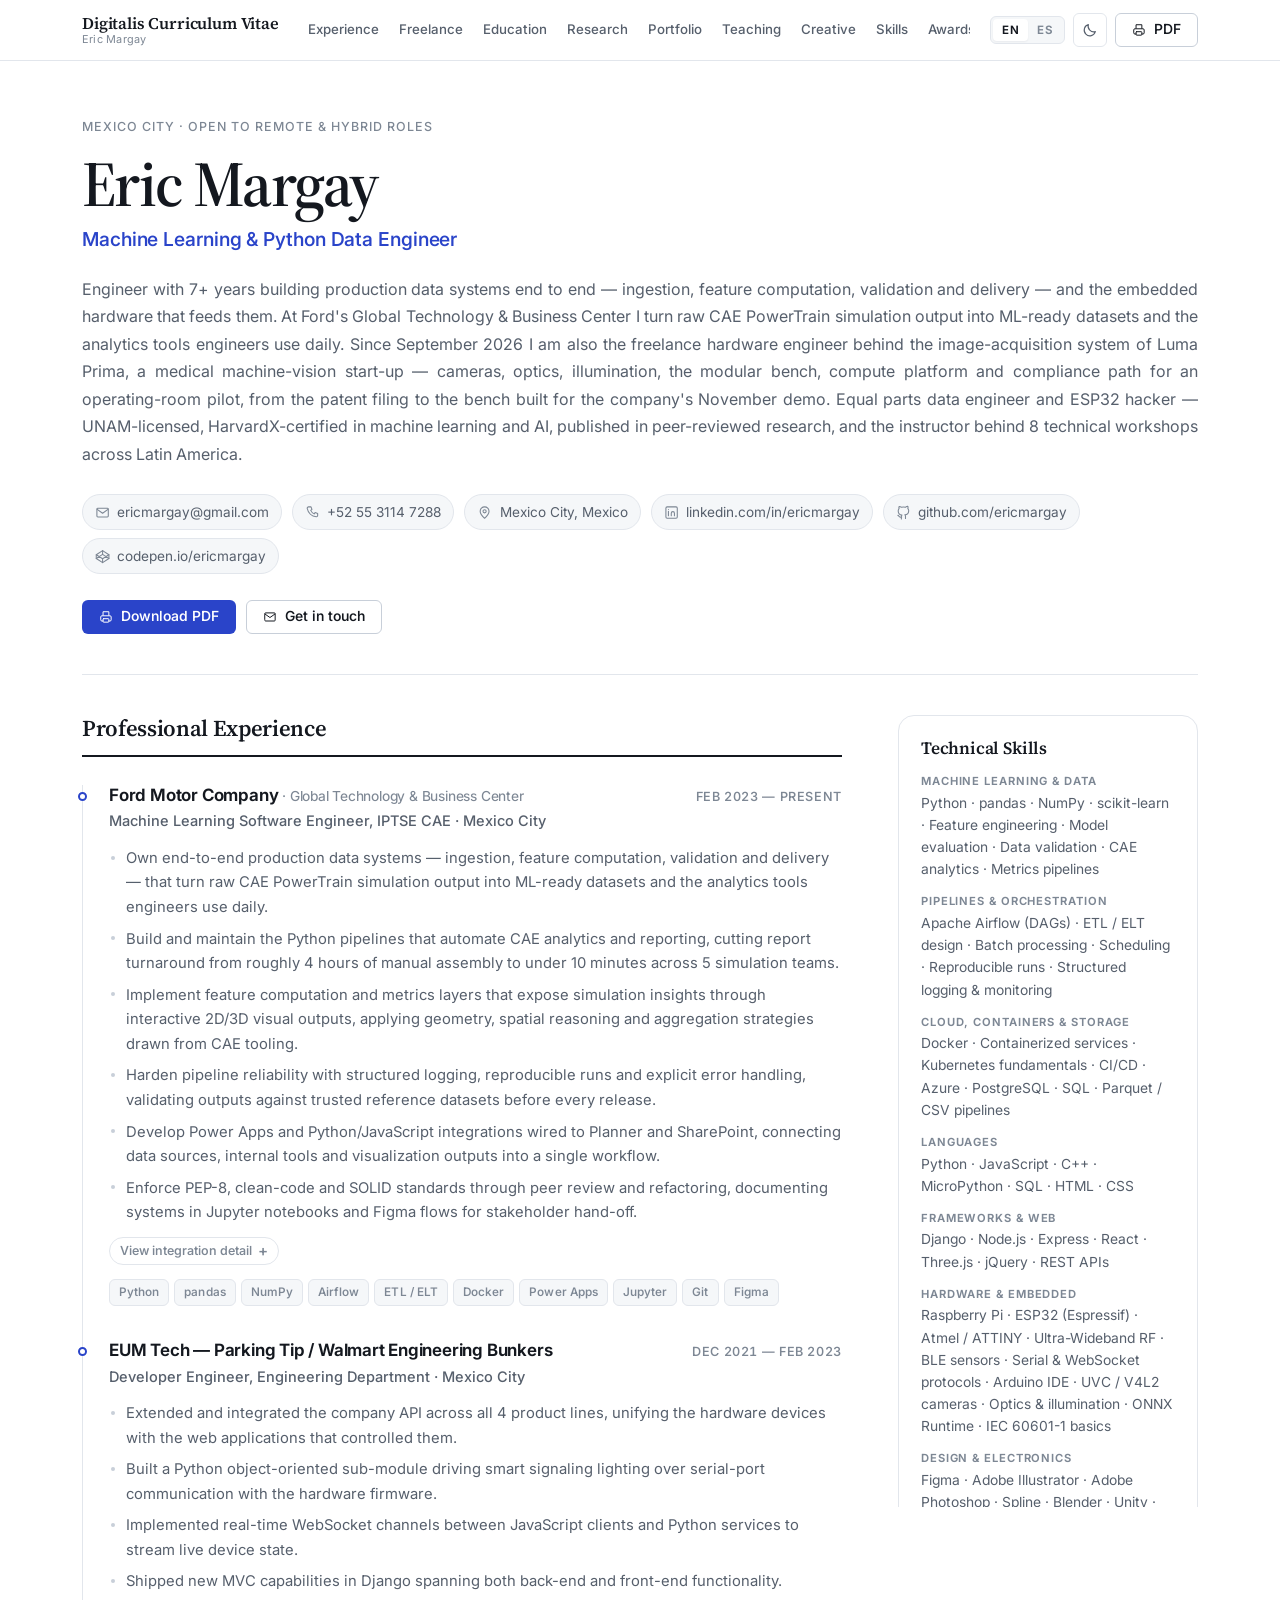
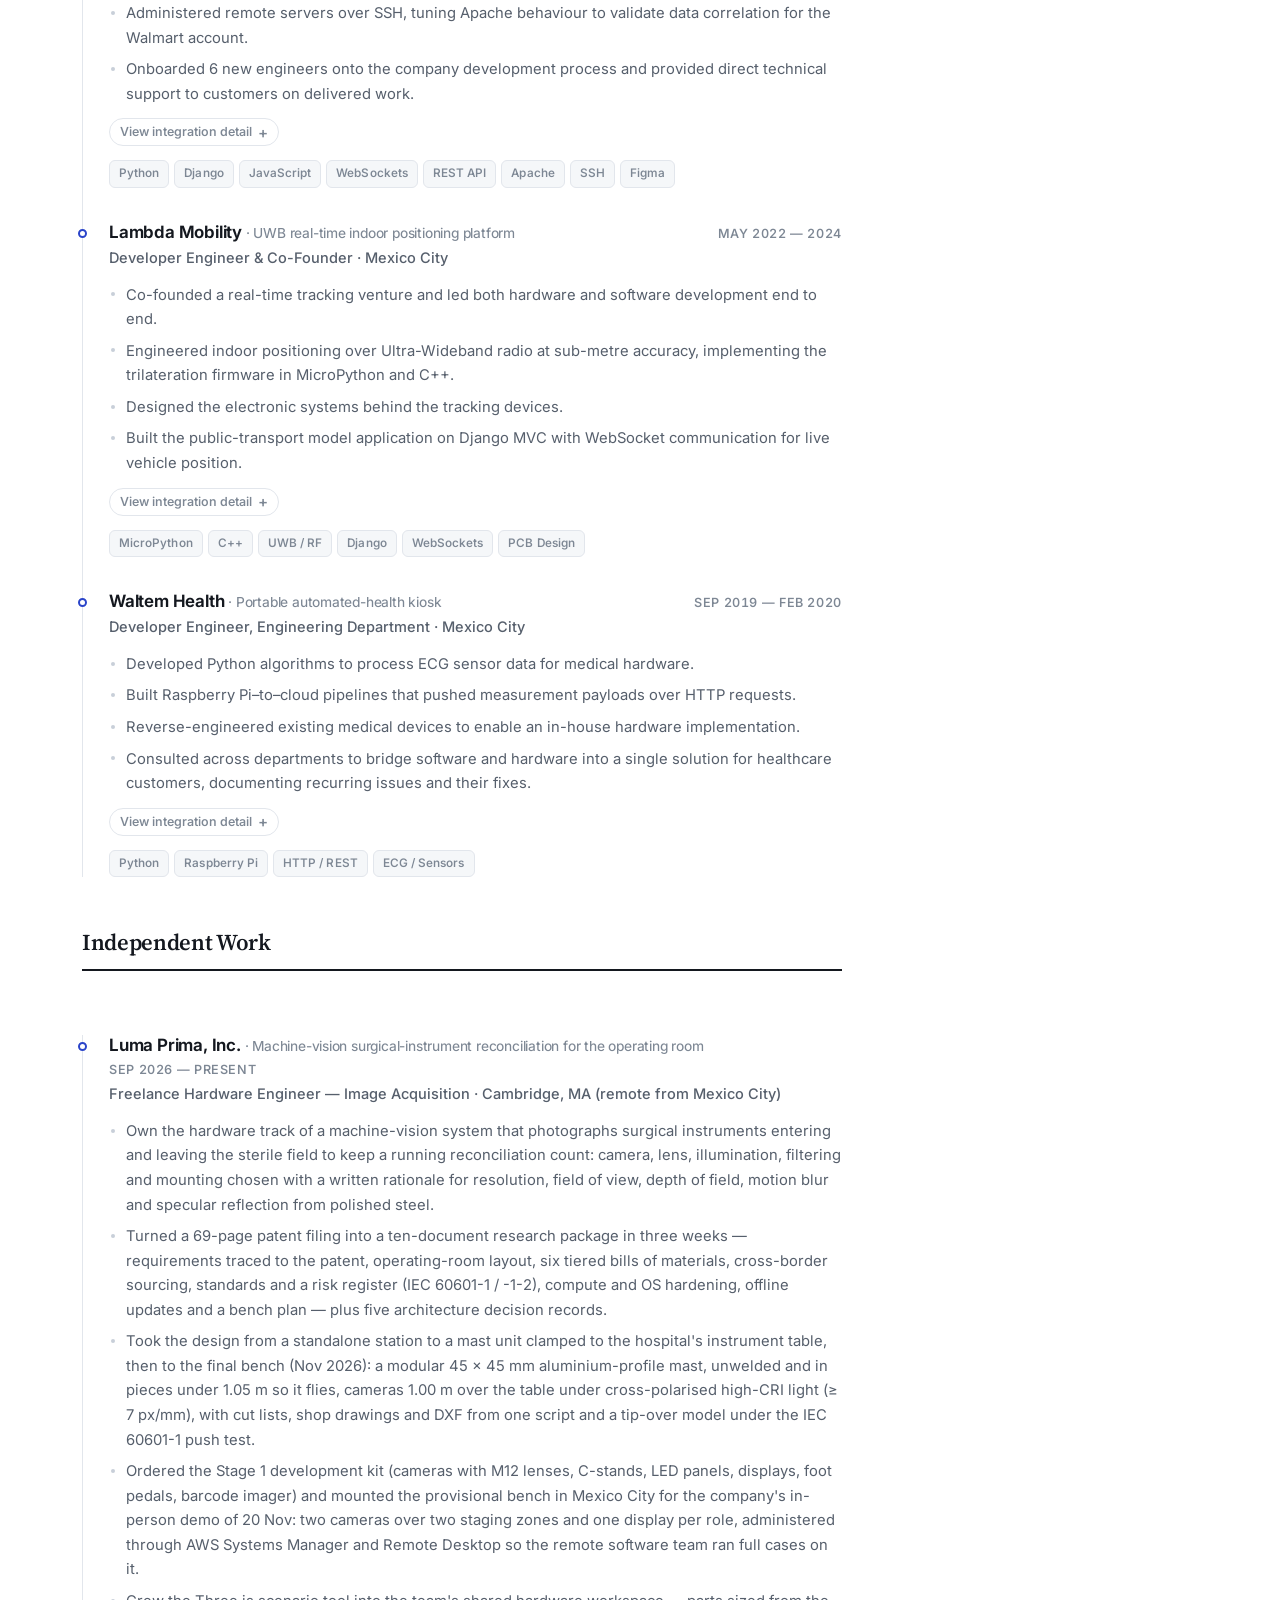
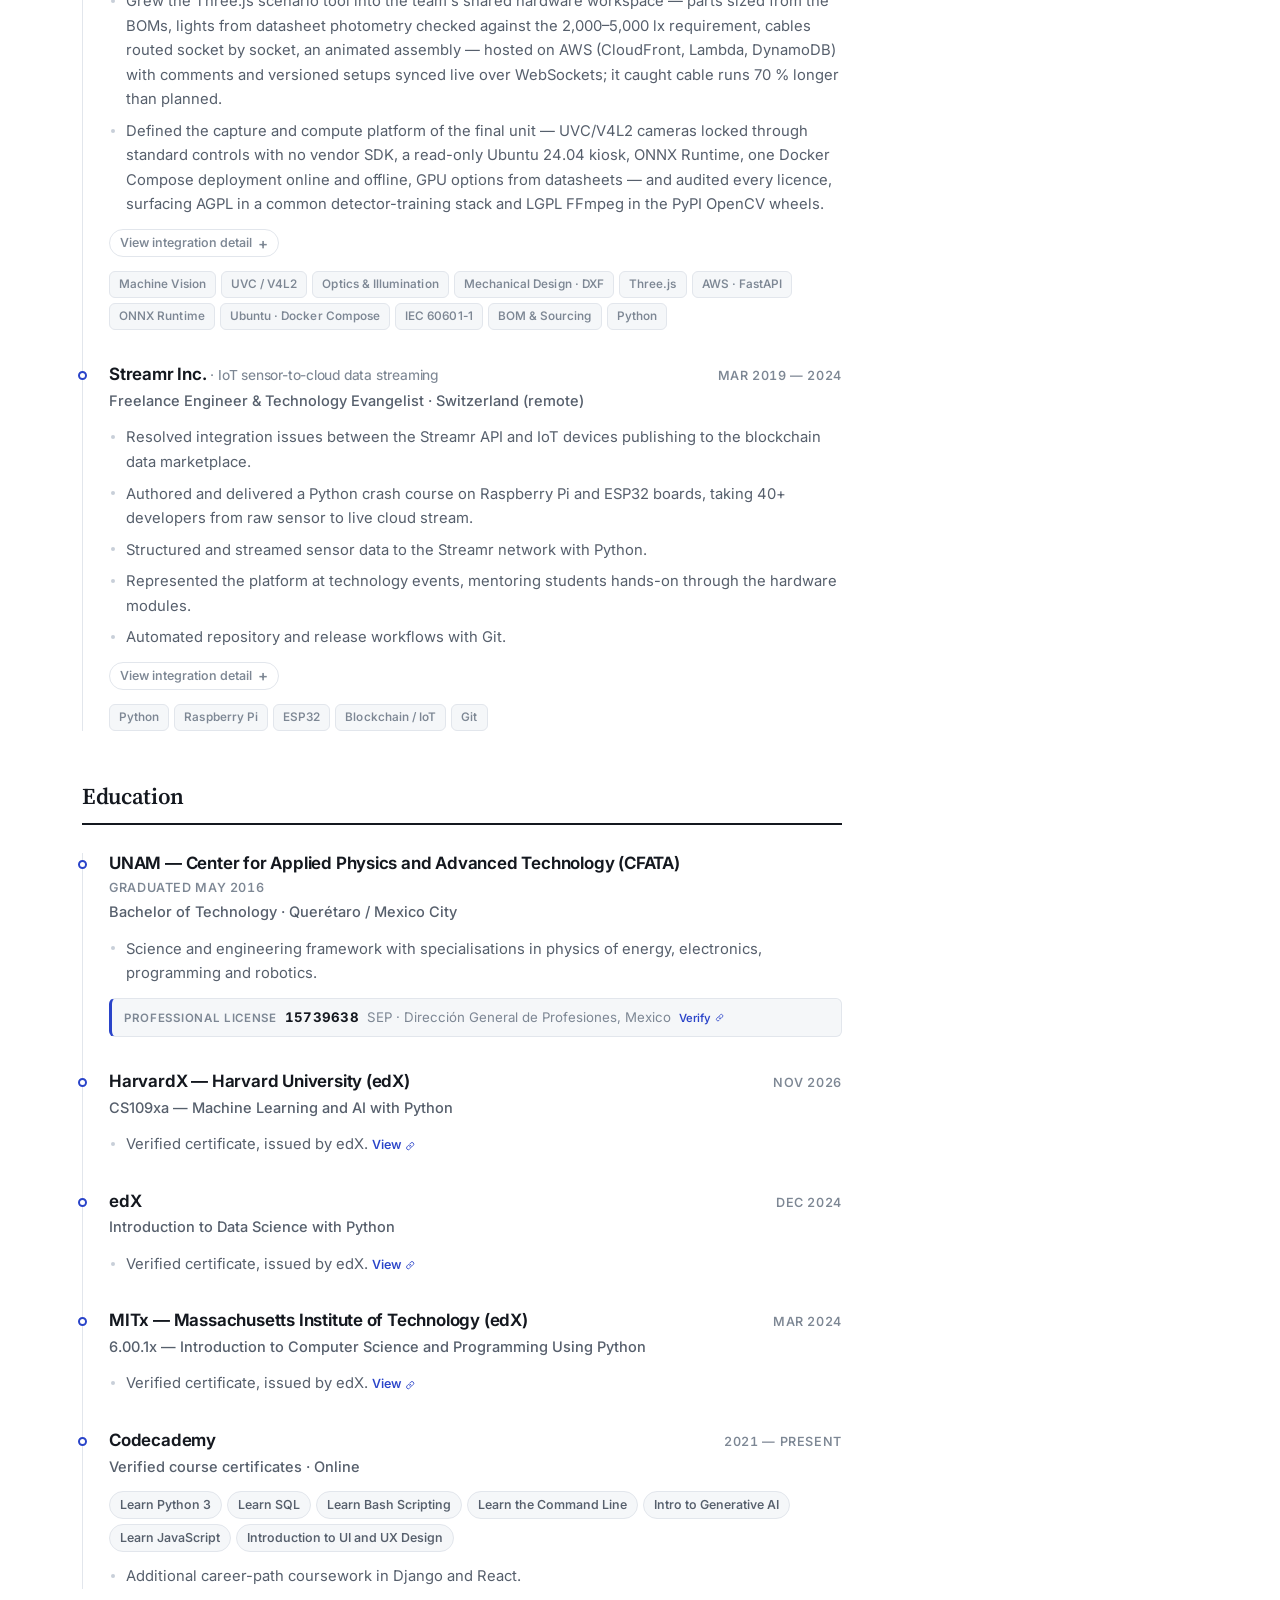
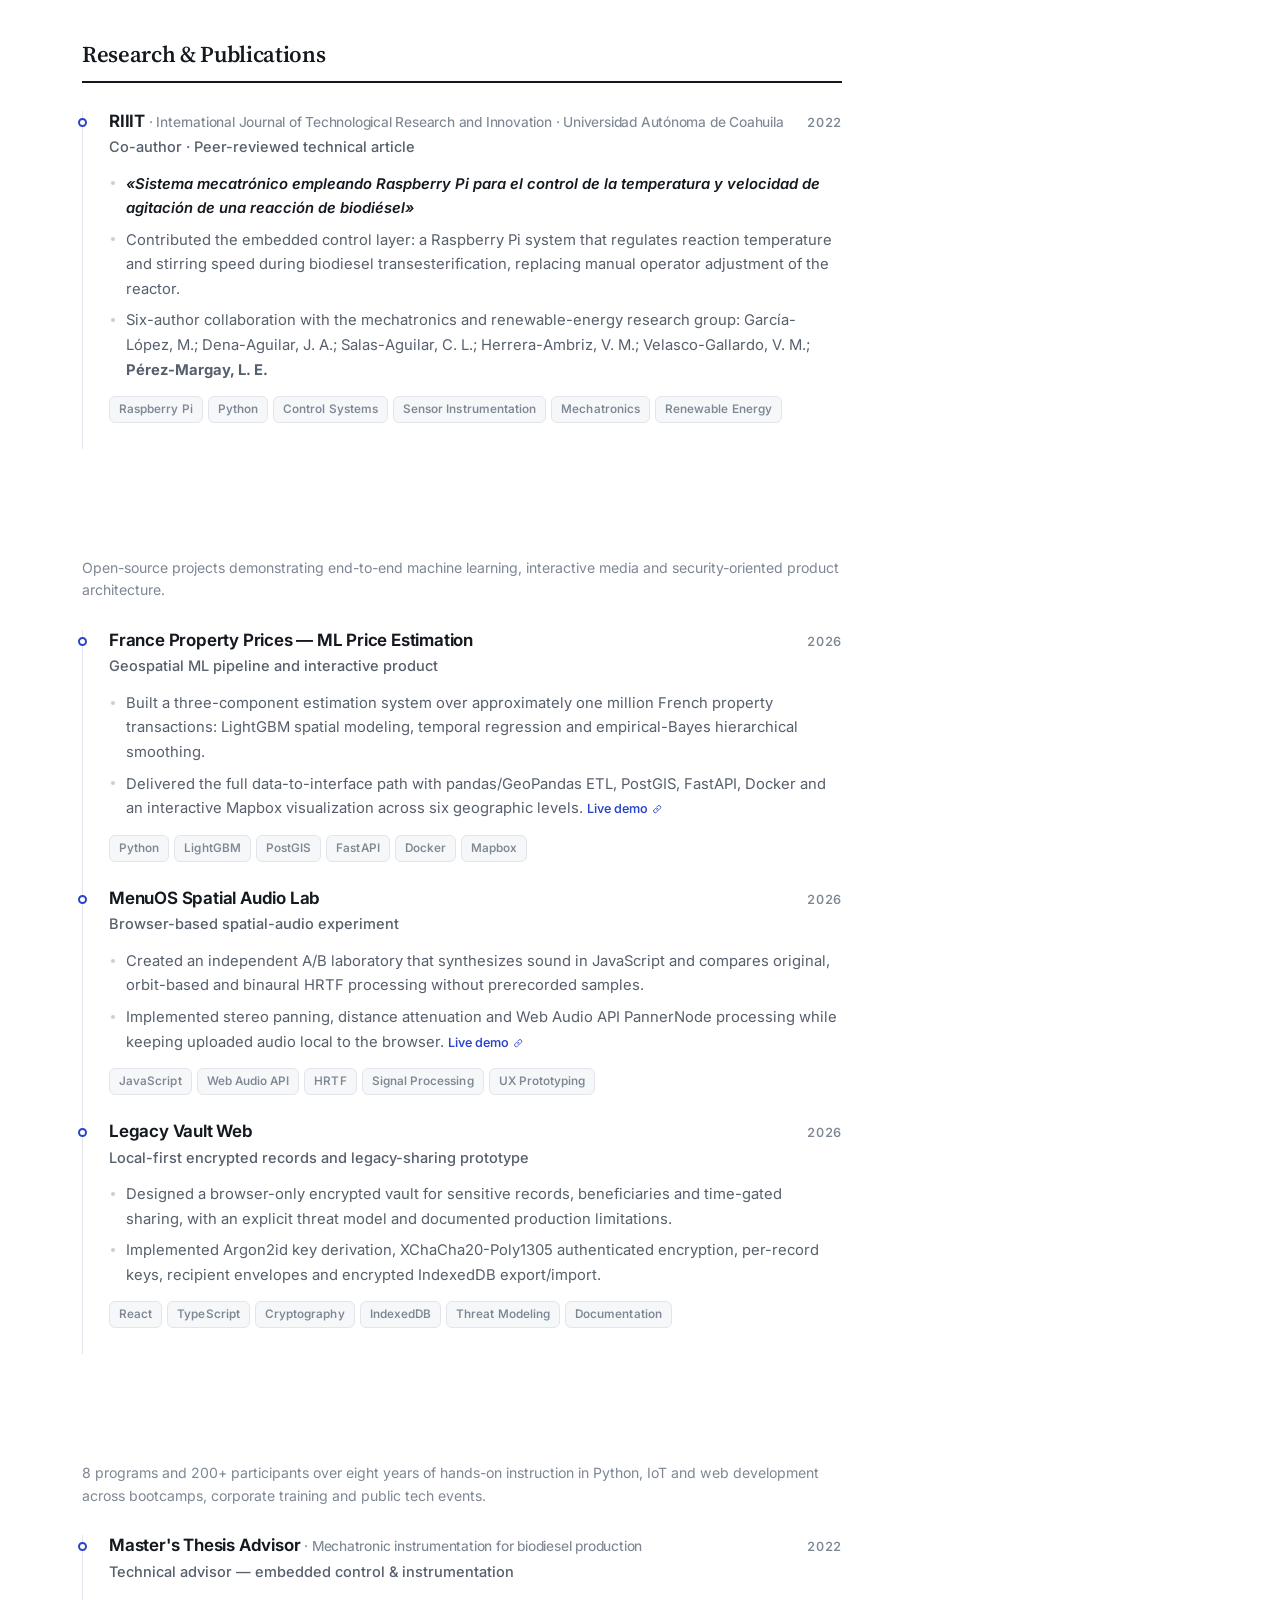
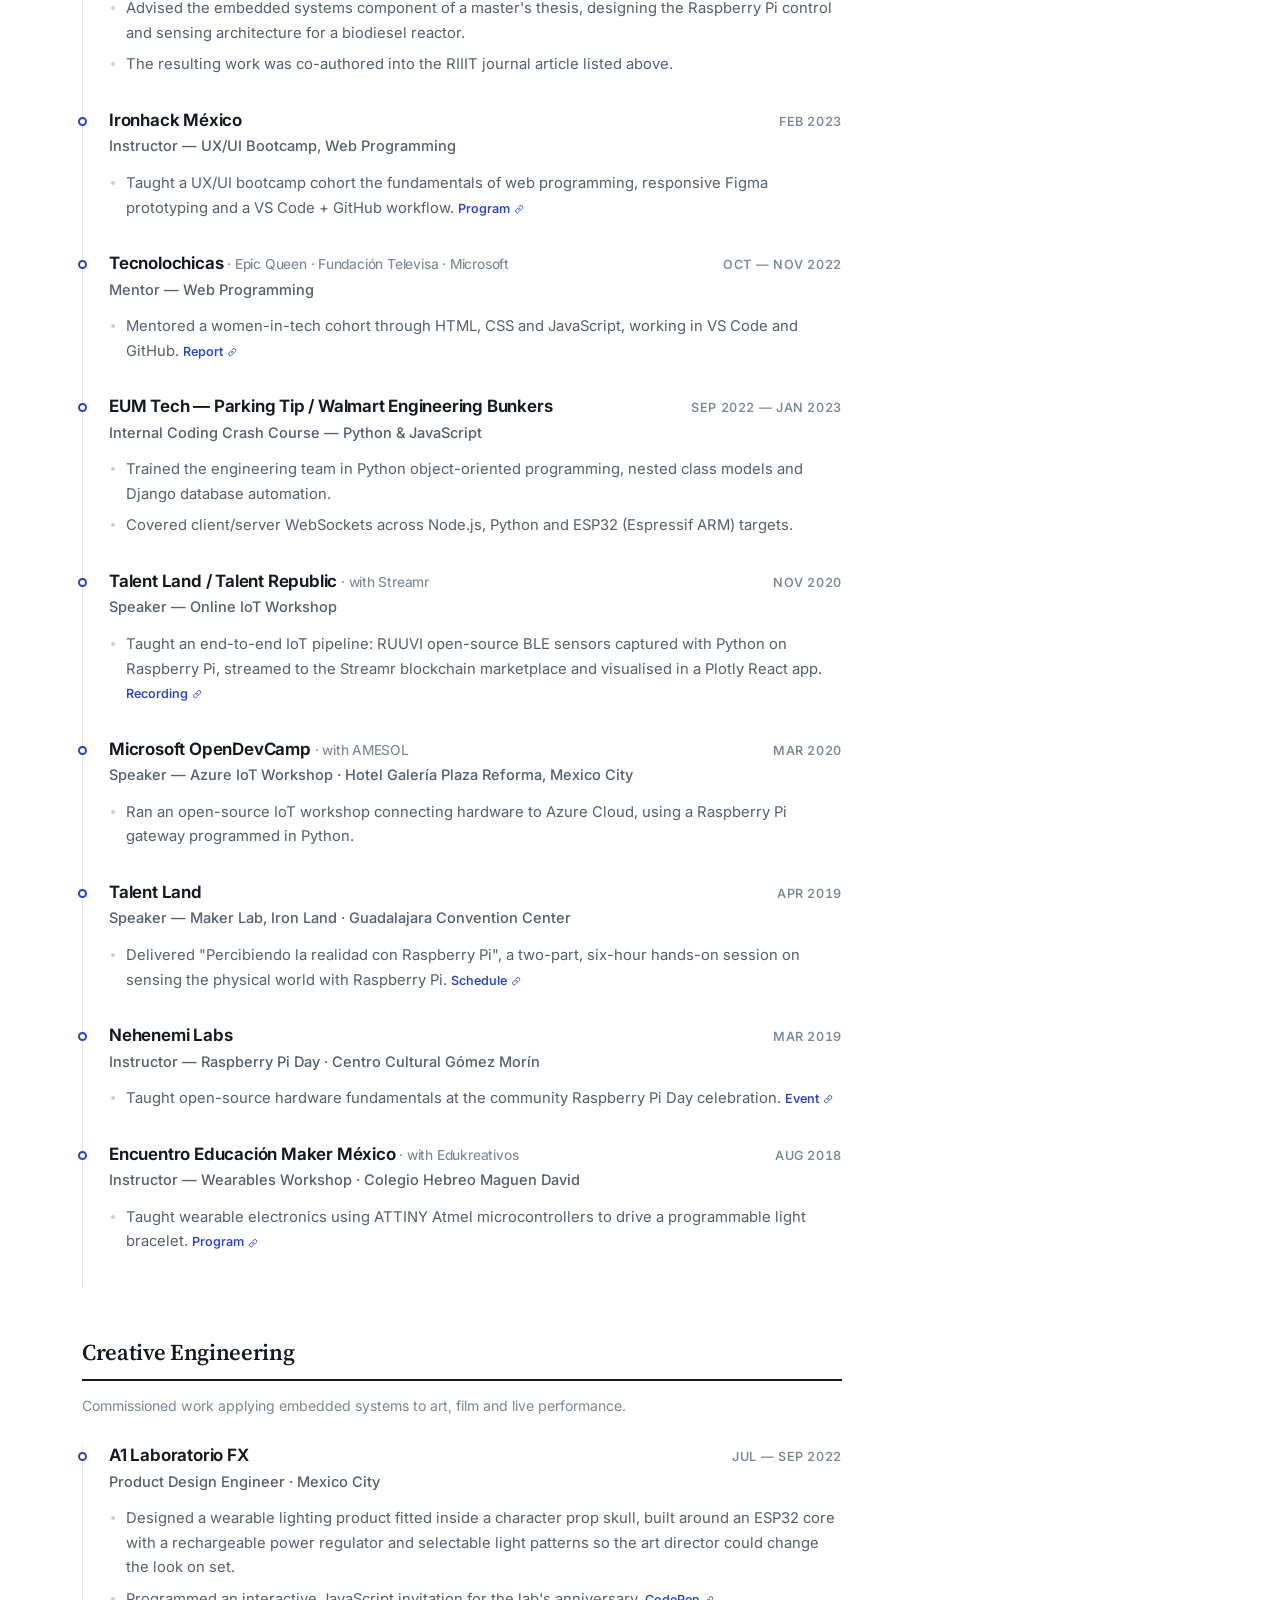
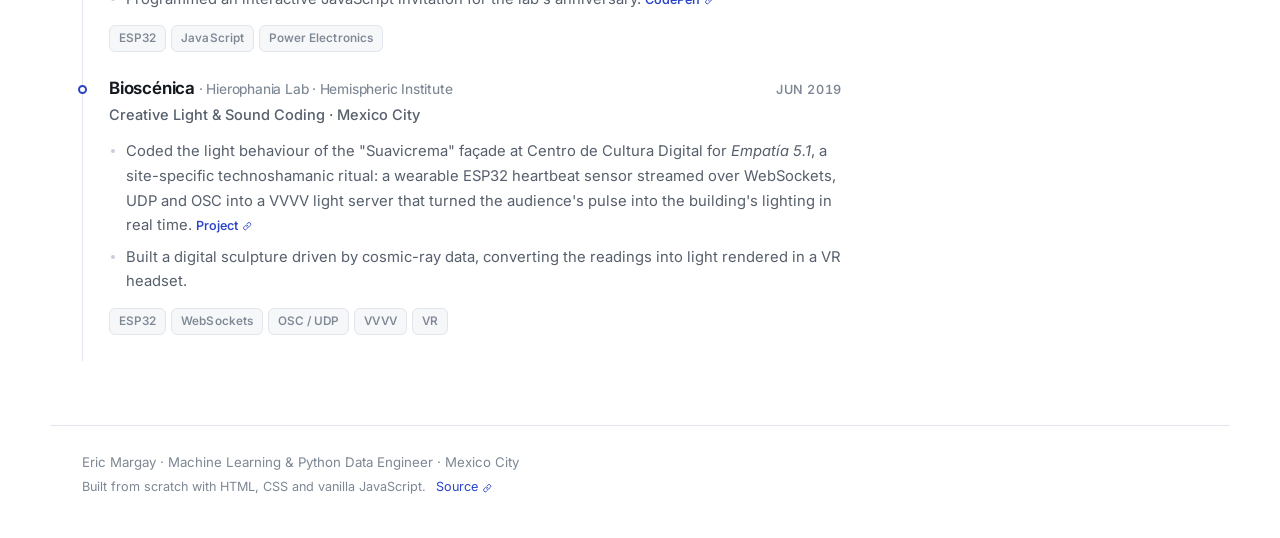
<file: index.html>
<!DOCTYPE html>
<html lang="en" data-lang="en">

<head>
    <meta charset="UTF-8">
    <meta name="viewport" content="width=device-width, initial-scale=1.0">

    <title>Eric Margay — Machine Learning &amp; Python Data Engineer</title>
    <meta name="description"
        content="Eric Margay — Machine Learning and Python Data Engineer in Mexico City. Production data pipelines, CAE analytics, Airflow, Docker, ESP32 and embedded systems. Currently at Ford Motor Company's Global Technology &amp; Business Center and freelance hardware engineer for a medical machine-vision system.">
    <meta name="author" content="Eric Margay">

    <meta property="og:type" content="profile">
    <meta property="og:title" content="Eric Margay — Machine Learning &amp; Python Data Engineer">
    <meta property="og:description"
        content="Building production data systems end to end — ingestion, feature computation, validation and delivery — and the embedded hardware that feeds them.">
    <meta property="og:url" content="https://ericmargay.github.io/Curriculum_Vitae/">
    <meta name="twitter:card" content="summary">

    <meta name="theme-color" content="#ffffff" media="(prefers-color-scheme: light)">
    <meta name="theme-color" content="#0e1116" media="(prefers-color-scheme: dark)">

    <link rel="icon" type="image/svg+xml" href="favicon.svg">

    <link rel="preconnect" href="https://fonts.googleapis.com">
    <link rel="preconnect" href="https://fonts.gstatic.com" crossorigin>
    <link
        href="https://fonts.googleapis.com/css2?family=Inter:wght@300..800&family=Source+Serif+4:opsz,wght@8..60,400..700&display=swap"
        rel="stylesheet">

    <link href="style.css" rel="stylesheet">

    <!-- Applies the stored theme/language before first paint so the page never flashes. -->
    <script>
        (function () {
            var d = document.documentElement;
            // Marks that JS is available, so the reveal animations may take
            // their hidden starting state before the first paint.
            d.className += (d.className ? ' ' : '') + 'js';
            try {
                var t = localStorage.getItem('cv-theme');
                if (t === 'dark' || t === 'light') d.setAttribute('data-theme', t);
                var l = localStorage.getItem('cv-lang');
                if (l !== 'en' && l !== 'es') l = (navigator.language || 'en').toLowerCase().indexOf('es') === 0 ? 'es' : 'en';
                d.setAttribute('data-lang', l);
                d.lang = l;
            } catch (e) { }
        })();
    </script>
</head>

<body>
    <a class="skip-link" href="#main">
        <span class="en">Skip to content</span><span class="es">Saltar al contenido</span>
    </a>

    <!-- Icon sprite: inline so the CV renders with zero external icon requests. -->
    <svg class="sprite" aria-hidden="true" focusable="false">
        <symbol id="i-mail" viewBox="0 0 24 24">
            <path d="M3 6.5A1.5 1.5 0 0 1 4.5 5h15A1.5 1.5 0 0 1 21 6.5v11a1.5 1.5 0 0 1-1.5 1.5h-15A1.5 1.5 0 0 1 3 17.5z" />
            <path d="m3.5 7 8.5 6 8.5-6" />
        </symbol>
        <symbol id="i-phone" viewBox="0 0 24 24">
            <path
                d="M6.5 3h3l1.5 4-2 1.5a12 12 0 0 0 5.5 5.5L16 12l4 1.5v3a2 2 0 0 1-2.2 2A16.5 16.5 0 0 1 3.5 5.2 2 2 0 0 1 5.5 3z" />
        </symbol>
        <symbol id="i-pin" viewBox="0 0 24 24">
            <path d="M12 21s7-6 7-11a7 7 0 1 0-14 0c0 5 7 11 7 11z" />
            <circle cx="12" cy="10" r="2.5" />
        </symbol>
        <symbol id="i-linkedin" viewBox="0 0 24 24">
            <rect x="3" y="3" width="18" height="18" rx="2" />
            <path d="M7 10v7M7 7v.01M11.5 17v-4a2.5 2.5 0 0 1 5 0v4" />
        </symbol>
        <symbol id="i-github" viewBox="0 0 24 24">
            <path
                d="M9 19c-4 1.4-4-2.1-6-2.6m12 5v-3.6a3.1 3.1 0 0 0-.9-2.4c2.9-.3 6-1.4 6-6.4a5 5 0 0 0-1.4-3.4 4.6 4.6 0 0 0-.1-3.5s-1.1-.3-3.6 1.4a12.3 12.3 0 0 0-6.4 0C6.1 2.1 5 2.4 5 2.4a4.6 4.6 0 0 0-.1 3.5A5 5 0 0 0 3.5 9.4c0 5 3 6.1 5.9 6.4a3.1 3.1 0 0 0-.9 2.4V22" />
        </symbol>
        <symbol id="i-codepen" viewBox="0 0 24 24">
            <path d="M12 2.5 22 9v6l-10 6.5L2 15V9z" />
            <path d="M12 8.5 22 15M12 8.5 2 15M12 8.5v-6M12 15.5 22 9M12 15.5 2 9M12 15.5v6" />
        </symbol>
        <symbol id="i-sun" viewBox="0 0 24 24">
            <circle cx="12" cy="12" r="4.2" />
            <path d="M12 2v2.5M12 19.5V22M2 12h2.5M19.5 12H22M4.9 4.9l1.8 1.8M17.3 17.3l1.8 1.8M19.1 4.9l-1.8 1.8M6.7 17.3l-1.8 1.8" />
        </symbol>
        <symbol id="i-moon" viewBox="0 0 24 24">
            <path d="M20 14.5A8.5 8.5 0 0 1 9.5 4a8.5 8.5 0 1 0 10.5 10.5z" />
        </symbol>
        <symbol id="i-print" viewBox="0 0 24 24">
            <path d="M7 9V3h10v6M7 19H5a2 2 0 0 1-2-2v-5a2 2 0 0 1 2-2h14a2 2 0 0 1 2 2v5a2 2 0 0 1-2 2h-2" />
            <rect x="7" y="15" width="10" height="6" rx="1" />
        </symbol>
        <symbol id="i-link" viewBox="0 0 24 24">
            <path d="M10.5 13.5a4 4 0 0 0 5.7 0l3-3a4 4 0 0 0-5.7-5.7l-1.5 1.5" />
            <path d="M13.5 10.5a4 4 0 0 0-5.7 0l-3 3a4 4 0 0 0 5.7 5.7l1.5-1.5" />
        </symbol>
    </svg>

    <div class="progress" aria-hidden="true"><span id="progress-bar"></span></div>

    <header class="topbar">
        <div class="topbar__inner">
            <a class="topbar__brand" href="#top">
                <span class="topbar__brand-name">Digitalis Curriculum Vitae</span>
                <span class="topbar__brand-role">Eric Margay</span>
            </a>

            <nav class="topbar__nav" id="section-nav" aria-label="Sections">
                <a href="#experience"><span class="en">Experience</span><span class="es">Experiencia</span></a>
                <a href="#independent"><span class="en">Freelance</span><span class="es">Independiente</span></a>
                <a href="#education"><span class="en">Education</span><span class="es">Educación</span></a>
                <a href="#research"><span class="en">Research</span><span class="es">Investigación</span></a>
                <a href="#portfolio"><span class="en">Portfolio</span><span class="es">Portafolio</span></a>
                <a href="#teaching"><span class="en">Teaching</span><span class="es">Docencia</span></a>
                <a href="#creative"><span class="en">Creative</span><span class="es">Creativo</span></a>
                <a href="#skills"><span class="en">Skills</span><span class="es">Skills</span></a>
                <a href="#awards"><span class="en">Awards</span><span class="es">Premios</span></a>
            </nav>

            <div class="topbar__actions">
                <div class="lang-switch" role="group" aria-label="Language / Idioma">
                    <button type="button" data-set-lang="en" aria-pressed="true">EN</button>
                    <button type="button" data-set-lang="es" aria-pressed="false">ES</button>
                </div>

                <button type="button" class="icon-btn" id="theme-toggle" aria-pressed="false">
                    <svg class="icon icon--sun"><use href="#i-sun" /></svg>
                    <svg class="icon icon--moon"><use href="#i-moon" /></svg>
                    <span class="sr-only en">Toggle dark mode</span>
                    <span class="sr-only es">Cambiar modo oscuro</span>
                </button>

                <button type="button" class="btn btn--ghost topbar__print" id="print-btn-top">
                    <svg class="icon"><use href="#i-print" /></svg>
                    <span class="en">PDF</span><span class="es">PDF</span>
                </button>
            </div>
        </div>
    </header>

    <main id="main">

        <section class="hero" id="top">
            <p class="hero__eyebrow">
                <span class="en">Mexico City · Open to remote &amp; hybrid roles</span>
                <span class="es">Ciudad de México · Abierto a roles remotos e híbridos</span>
            </p>

            <h1 class="hero__name">Eric Margay</h1>

            <p class="hero__role">
                <span class="en">Machine Learning &amp; Python Data Engineer</span>
                <span class="es">Ingeniero de Machine Learning y Datos con Python</span>
            </p>

            <p class="hero__summary en">
                Engineer with 7+ years building production data systems end to end — ingestion, feature computation,
                validation and delivery — and the embedded hardware that feeds them. At Ford's Global Technology &amp;
                Business Center I turn raw CAE PowerTrain simulation output into ML-ready datasets and the analytics
                tools engineers use daily. Since September 2026 I am also the freelance hardware engineer behind the image-acquisition
                system of Luma Prima, a medical machine-vision start-up — cameras, optics, illumination, the modular bench, compute
                platform and compliance path for an operating-room pilot, from the patent filing to the bench built for the company's
                November demo. Equal parts data engineer and ESP32 hacker — UNAM-licensed, HarvardX-certified in machine learning and AI,
                published in peer-reviewed research, and the instructor behind 8 technical workshops across Latin America.
            </p>
            <p class="hero__summary es">
                Ingeniero con más de 7 años construyendo sistemas de datos en producción de punta a punta — ingesta,
                cómputo de features, validación y entrega — y el hardware embebido que los alimenta. En el Global
                Technology &amp; Business Center de Ford convierto la salida cruda de simulación CAE PowerTrain en
                datasets listos para ML y en las herramientas de analítica que los ingenieros usan a diario. Desde septiembre de 2026
                soy además el ingeniero de hardware freelance del sistema de adquisición de imagen de Luma Prima, una start-up de
                visión por computadora médica — cámaras, óptica, iluminación, el banco modular, plataforma de cómputo y ruta de
                cumplimiento para un piloto en quirófano, desde la solicitud de patente hasta el banco armado para la demostración de
                noviembre de la empresa. Mitad ingeniero de datos, mitad hacker de ESP32 — titulado por la UNAM con cédula profesional,
                certificado por HarvardX en machine learning e IA, publicado en investigación arbitrada, y con 8 talleres técnicos
                impartidos en Latinoamérica.
            </p>

            <ul class="contact">
                <li>
                    <svg class="icon"><use href="#i-mail" /></svg>
                    <a href="mailto:ericmargay@gmail.com">ericmargay@gmail.com</a>
                </li>
                <li>
                    <svg class="icon"><use href="#i-phone" /></svg>
                    <a href="tel:+525531147288">+52 55 3114 7288</a>
                </li>
                <li>
                    <svg class="icon"><use href="#i-pin" /></svg>
                    <span class="en">Mexico City, Mexico</span><span class="es">Ciudad de México, México</span>
                </li>
                <li>
                    <svg class="icon"><use href="#i-linkedin" /></svg>
                    <a href="https://www.linkedin.com/in/ericmargay" target="_blank" rel="noopener">linkedin.com/in/ericmargay</a>
                </li>
                <li>
                    <svg class="icon"><use href="#i-github" /></svg>
                    <a href="https://github.com/ericmargay" target="_blank" rel="noopener">github.com/ericmargay</a>
                </li>
                <li>
                    <svg class="icon"><use href="#i-codepen" /></svg>
                    <a href="https://codepen.io/ericmargay" target="_blank" rel="noopener">codepen.io/ericmargay</a>
                </li>
            </ul>

            <div class="hero__actions">
                <button type="button" class="btn btn--solid" id="print-btn">
                    <svg class="icon"><use href="#i-print" /></svg>
                    <span class="en">Download PDF</span><span class="es">Descargar PDF</span>
                </button>
                <a class="btn btn--ghost" href="mailto:ericmargay@gmail.com">
                    <svg class="icon"><use href="#i-mail" /></svg>
                    <span class="en">Get in touch</span><span class="es">Contactar</span>
                </a>
            </div>
        </section>

        <div class="layout">

            <div class="layout__main">

                <!-- ============================ EXPERIENCE ============================ -->
                <section class="section" id="experience">
                    <h2 class="section__title">
                        <span class="en">Professional Experience</span>
                        <span class="es">Experiencia Profesional</span>
                    </h2>

                    <ol class="timeline">

                        <!-- FORD -->
                        <li class="entry">
                            <div class="entry__head">
                                <h3 class="entry__org">
                                    <a href="https://www.ford.mx/" target="_blank" rel="noopener">Ford Motor Company</a>
                                    <span class="entry__org-sub">Global Technology &amp; Business Center</span>
                                </h3>
                                <p class="entry__date">
                                    <span class="en">Feb 2023 — Present</span>
                                    <span class="es">Feb 2023 — Actualidad</span>
                                </p>
                            </div>
                            <p class="entry__role">
                                <span class="en">Machine Learning Software Engineer, IPTSE CAE · Mexico City</span>
                                <span class="es">Ingeniero de Software de Machine Learning, IPTSE CAE · Ciudad de México</span>
                            </p>

                            <ul class="bullets">
                                <li class="en">Own end-to-end production data systems — ingestion, feature computation,
                                    validation and delivery — that turn raw CAE PowerTrain simulation output into ML-ready
                                    datasets and the analytics tools engineers use daily.</li>
                                <li class="es">Soy responsable de sistemas de datos en producción de punta a punta — ingesta,
                                    cómputo de features, validación y entrega — que convierten la salida cruda de simulación CAE
                                    PowerTrain en datasets listos para ML y en las herramientas de analítica que los ingenieros
                                    usan a diario.</li>

                                <li class="en">Build and maintain the Python pipelines that automate CAE analytics and
                                    reporting, cutting report turnaround from roughly 4 hours of manual assembly to under 10
                                    minutes across 5 simulation teams.</li>
                                <li class="es">Desarrollo y mantengo los pipelines de Python que automatizan la analítica y los
                                    reportes de CAE, reduciendo el tiempo de entrega de alrededor de 4 horas de armado manual a
                                    menos de 10 minutos para 5 equipos de simulación.</li>

                                <li class="en">Implement feature computation and metrics layers that expose simulation insights
                                    through interactive 2D/3D visual outputs, applying geometry, spatial reasoning and
                                    aggregation strategies drawn from CAE tooling.</li>
                                <li class="es">Implemento capas de cómputo de features y métricas que exponen hallazgos de
                                    simulación mediante salidas visuales interactivas 2D/3D, aplicando geometría, razonamiento
                                    espacial y estrategias de agregación tomadas del herramental CAE.</li>

                                <li class="en">Harden pipeline reliability with structured logging, reproducible runs and
                                    explicit error handling, validating outputs against trusted reference datasets before every
                                    release.</li>
                                <li class="es">Refuerzo la confiabilidad de los pipelines con logging estructurado, corridas
                                    reproducibles y manejo explícito de errores, validando las salidas contra datasets de
                                    referencia confiables antes de cada liberación.</li>

                                <li class="en">Develop Power Apps and Python/JavaScript integrations wired to Planner and
                                    SharePoint, connecting data sources, internal tools and visualization outputs into a single
                                    workflow.</li>
                                <li class="es">Desarrollo integraciones en Power Apps y Python/JavaScript conectadas a Planner y
                                    SharePoint, uniendo fuentes de datos, herramientas internas y salidas de visualización en un
                                    solo flujo.</li>

                                <li class="en">Enforce PEP-8, clean-code and SOLID standards through peer review and
                                    refactoring, documenting systems in Jupyter notebooks and Figma flows for stakeholder
                                    hand-off.</li>
                                <li class="es">Aplico estándares PEP-8, clean code y SOLID mediante revisión entre pares y
                                    refactorización, documentando los sistemas en notebooks de Jupyter y flujos de Figma para su
                                    transferencia a los interesados.</li>
                            </ul>

                            <details class="more">
                                <summary><span class="en">View integration detail</span><span class="es">Ver detalle de integración</span></summary>
                                <ul class="bullets">
                                    <li class="en">Deliver container-friendly services and modules with a system-ownership
                                        mindset rather than isolated scripts or one-off models.</li>
                                    <li class="es">Entrego servicios y módulos listos para contenedores con mentalidad de
                                        propiedad del sistema, en lugar de scripts aislados o modelos de una sola vez.</li>

                                    <li class="en">Maintain and evolve existing production tooling, refactoring for clarity,
                                        extensibility and performance.</li>
                                    <li class="es">Mantengo y evoluciono el herramental de producción existente, refactorizando
                                        para mejorar claridad, extensibilidad y rendimiento.</li>

                                    <li class="en">Plan and coordinate releases on GitHub roadmaps under an agile workflow,
                                        reporting progress, blockers and findings weekly.</li>
                                    <li class="es">Planeo y coordino liberaciones en roadmaps de GitHub con metodología ágil,
                                        reportando avances, bloqueos y hallazgos cada semana.</li>

                                    <li class="en">Contribute to the UX/UI design flow in Figma for internal tools, improving
                                        usability and adoption.</li>
                                    <li class="es">Contribuyo al flujo de diseño UX/UI en Figma para herramientas internas,
                                        mejorando su usabilidad y adopción.</li>

                                    <li class="en">Prototype a control sub-module for smart signaling lighting applied to
                                        automotive use cases.</li>
                                    <li class="es">Prototipo un submódulo de control para señalización lumínica inteligente
                                        aplicada a casos de uso automotrices.</li>
                                </ul>
                            </details>

                            <ul class="tags">
                                <li>Python</li>
                                <li>pandas</li>
                                <li>NumPy</li>
                                <li>Airflow</li>
                                <li>ETL / ELT</li>
                                <li>Docker</li>
                                <li>Power Apps</li>
                                <li>Jupyter</li>
                                <li>Git</li>
                                <li>Figma</li>
                            </ul>
                        </li>

                        <!-- EUM TECH -->
                        <li class="entry">
                            <div class="entry__head">
                                <h3 class="entry__org">
                                    <a href="https://eumtech.com.mx/" target="_blank" rel="noopener">EUM Tech — Parking Tip / Walmart Engineering Bunkers</a>
                                </h3>
                                <p class="entry__date">
                                    <span class="en">Dec 2021 — Feb 2023</span>
                                    <span class="es">Dic 2021 — Feb 2023</span>
                                </p>
                            </div>
                            <p class="entry__role">
                                <span class="en">Developer Engineer, Engineering Department · Mexico City</span>
                                <span class="es">Ingeniero Desarrollador, Departamento de Ingeniería · Ciudad de México</span>
                            </p>

                            <ul class="bullets">
                                <li class="en">Extended and integrated the company API across all 4 product lines, unifying the
                                    hardware devices with the web applications that controlled them.</li>
                                <li class="es">Extendí e integré la API de la empresa con las 4 líneas de producto, unificando
                                    los dispositivos de hardware con las aplicaciones web que los controlaban.</li>

                                <li class="en">Built a Python object-oriented sub-module driving smart signaling lighting over
                                    serial-port communication with the hardware firmware.</li>
                                <li class="es">Construí un submódulo en Python orientado a objetos para controlar señalización
                                    lumínica inteligente vía comunicación por puerto serial con el firmware.</li>

                                <li class="en">Implemented real-time WebSocket channels between JavaScript clients and Python
                                    services to stream live device state.</li>
                                <li class="es">Implementé canales WebSocket en tiempo real entre clientes JavaScript y servicios
                                    Python para transmitir el estado de los dispositivos.</li>

                                <li class="en">Shipped new MVC capabilities in Django spanning both back-end and front-end
                                    functionality.</li>
                                <li class="es">Liberé nuevas capacidades MVC en Django cubriendo funcionalidad de back-end y
                                    front-end.</li>

                                <li class="en">Administered remote servers over SSH, tuning Apache behaviour to validate data
                                    correlation for the Walmart account.</li>
                                <li class="es">Administré servidores remotos por SSH, ajustando el comportamiento de Apache para
                                    validar la correlación de datos de la cuenta Walmart.</li>

                                <li class="en">Onboarded 6 new engineers onto the company development process and provided
                                    direct technical support to customers on delivered work.</li>
                                <li class="es">Incorporé a 6 nuevos ingenieros al proceso de desarrollo de la empresa y di
                                    soporte técnico directo a clientes sobre los desarrollos entregados.</li>
                            </ul>

                            <details class="more">
                                <summary><span class="en">View integration detail</span><span class="es">Ver detalle de integración</span></summary>
                                <ul class="bullets">
                                    <li class="en">Upgraded and cloned staging systems into production environments.</li>
                                    <li class="es">Actualicé y cloné sistemas de staging hacia entornos de producción.</li>

                                    <li class="en">Designed UI/UX infrastructure and Figma prototypes for customer-facing
                                        apps.</li>
                                    <li class="es">Diseñé la infraestructura UI/UX y prototipos en Figma para las apps de
                                        cara al cliente.</li>

                                    <li class="en">Documented Python and JavaScript modules in Jupyter Notebooks for internal
                                        hand-off.</li>
                                    <li class="es">Documenté módulos de Python y JavaScript en Jupyter Notebooks para la
                                        transferencia interna.</li>
                                </ul>
                            </details>

                            <ul class="tags">
                                <li>Python</li>
                                <li>Django</li>
                                <li>JavaScript</li>
                                <li>WebSockets</li>
                                <li>REST API</li>
                                <li>Apache</li>
                                <li>SSH</li>
                                <li>Figma</li>
                            </ul>
                        </li>

                        <!-- LAMBDA MOBILITY -->
                        <li class="entry">
                            <div class="entry__head">
                                <h3 class="entry__org">
                                    <a href="http://lambdamobility.com/" target="_blank" rel="noopener">Lambda Mobility</a>
                                    <span class="entry__org-sub"><span class="en">UWB real-time indoor positioning platform</span><span class="es">Plataforma UWB de posicionamiento en interiores en tiempo real</span></span>
                                </h3>
                                <p class="entry__date">
                                    <span class="en">May 2022 — 2024</span>
                                    <span class="es">May 2022 — 2024</span>
                                </p>
                            </div>
                            <p class="entry__role">
                                <span class="en">Developer Engineer &amp; Co-Founder · Mexico City</span>
                                <span class="es">Ingeniero Desarrollador y Cofundador · Ciudad de México</span>
                            </p>

                            <ul class="bullets">
                                <li class="en">Co-founded a real-time tracking venture and led both hardware and software
                                    development end to end.</li>
                                <li class="es">Cofundé una empresa de rastreo en tiempo real y lideré el desarrollo completo de
                                    hardware y software.</li>

                                <li class="en">Engineered indoor positioning over Ultra-Wideband radio at sub-metre accuracy,
                                    implementing the trilateration firmware in MicroPython and C++.</li>
                                <li class="es">Desarrollé posicionamiento en interiores con radio Ultra-Wideband con precisión
                                    submétrica, implementando el firmware de trilateración en MicroPython y C++.</li>

                                <li class="en">Designed the electronic systems behind the tracking devices.</li>
                                <li class="es">Diseñé los sistemas electrónicos de los dispositivos de rastreo.</li>

                                <li class="en">Built the public-transport model application on Django MVC with WebSocket
                                    communication for live vehicle position.</li>
                                <li class="es">Construí la aplicación modelo de transporte público sobre Django MVC con
                                    comunicación WebSocket para la posición de vehículos en vivo.</li>
                            </ul>

                            <details class="more">
                                <summary><span class="en">View integration detail</span><span class="es">Ver detalle de integración</span></summary>
                                <ul class="bullets">
                                    <li class="en"><strong>Embedded layer:</strong> developed MicroPython and C++ firmware and the electronics required to acquire and transmit UWB measurements.</li>
                                    <li class="es"><strong>Capa embebida:</strong> desarrollé firmware en MicroPython y C++ y la electrónica necesaria para adquirir y transmitir mediciones UWB.</li>
                                    <li class="en"><strong>Application layer:</strong> streamed calculated positions through WebSockets into a Django interface for live visualization.</li>
                                    <li class="es"><strong>Capa de aplicación:</strong> transmití posiciones calculadas mediante WebSockets hacia una interfaz Django para visualización en vivo.</li>
                                </ul>
                            </details>

                            <ul class="tags">
                                <li>MicroPython</li>
                                <li>C++</li>
                                <li>UWB / RF</li>
                                <li>Django</li>
                                <li>WebSockets</li>
                                <li>PCB Design</li>
                            </ul>
                        </li>

                        <!-- WALTEM HEALTH -->
                        <li class="entry">
                            <div class="entry__head">
                                <h3 class="entry__org"><a href="https://www.linkedin.com/company/grupo-waltem-protecci%C3%B3n-y-salud/" target="_blank" rel="noopener">Waltem Health</a><span class="entry__org-sub"><span class="en">Portable automated-health kiosk</span><span class="es">Kiosco portátil automatizado de salud</span></span></h3>
                                <p class="entry__date">
                                    <span class="en">Sep 2019 — Feb 2020</span>
                                    <span class="es">Sep 2019 — Feb 2020</span>
                                </p>
                            </div>
                            <p class="entry__role">
                                <span class="en">Developer Engineer, Engineering Department · Mexico City</span>
                                <span class="es">Ingeniero Desarrollador, Departamento de Ingeniería · Ciudad de México</span>
                            </p>

                            <ul class="bullets">
                                <li class="en">Developed Python algorithms to process ECG sensor data for medical hardware.</li>
                                <li class="es">Desarrollé algoritmos en Python para procesar datos de sensores ECG en hardware
                                    médico.</li>

                                <li class="en">Built Raspberry Pi–to–cloud pipelines that pushed measurement payloads over HTTP
                                    requests.</li>
                                <li class="es">Construí pipelines de Raspberry Pi a la nube que enviaban las mediciones mediante
                                    peticiones HTTP.</li>

                                <li class="en">Reverse-engineered existing medical devices to enable an in-house hardware
                                    implementation.</li>
                                <li class="es">Realicé ingeniería inversa de dispositivos médicos existentes para habilitar una
                                    implementación de hardware propia.</li>

                                <li class="en">Consulted across departments to bridge software and hardware into a single
                                    solution for healthcare customers, documenting recurring issues and their fixes.</li>
                                <li class="es">Asesoré a distintas áreas para unir software y hardware en una sola solución para
                                    clientes del sector salud, documentando incidencias recurrentes y sus soluciones.</li>
                            </ul>

                            <details class="more">
                                <summary><span class="en">View integration detail</span><span class="es">Ver detalle de integración</span></summary>
                                <ul class="bullets">
                                    <li class="en"><strong>Device path:</strong> integrated sensors and existing electronic devices through ESP32, Bluetooth or Wi-Fi, with Raspberry Pi coordinating local acquisition and cloud delivery.</li>
                                    <li class="es"><strong>Ruta de dispositivos:</strong> integré sensores y equipos electrónicos mediante ESP32, Bluetooth o Wi-Fi, con Raspberry Pi coordinando adquisición local y entrega a la nube.</li>
                                    <li class="en"><strong>System hand-off:</strong> documented interfaces, recurring failures and corrective actions for installation, maintenance and technical review.</li>
                                    <li class="es"><strong>Transferencia del sistema:</strong> documenté interfaces, fallas recurrentes y acciones correctivas para instalación, mantenimiento y revisión técnica.</li>
                                </ul>
                            </details>

                            <ul class="tags">
                                <li>Python</li>
                                <li>Raspberry Pi</li>
                                <li>HTTP / REST</li>
                                <li>ECG / Sensors</li>
                            </ul>
                        </li>

                    </ol>
                </section>

                <!-- ============================ INDEPENDENT ============================ -->
                <section class="section" id="independent">
                    <h2 class="section__title">
                        <span class="en">Independent Work</span>
                        <span class="es">Trabajo Independiente</span>
                    </h2>
                    <p class="section__note"><span class="en">Freelance engagements for international clients, delivered remotely from Mexico City.</span><span class="es">Proyectos freelance para clientes internacionales, realizados de forma remota desde la Ciudad de México.</span></p>

                    <ol class="timeline">

                        <!-- LUMA PRIMA -->
                        <li class="entry">
                            <div class="entry__head">
                                <h3 class="entry__org">
                                    Luma Prima, Inc.
                                    <span class="entry__org-sub"><span class="en">Machine-vision surgical-instrument reconciliation for the operating room</span><span class="es">Reconciliación de instrumental quirúrgico por visión por computadora para el quirófano</span></span>
                                </h3>
                                <p class="entry__date">
                                    <span class="en">Sep 2026 — Present</span>
                                    <span class="es">Sep 2026 — Actualidad</span>
                                </p>
                            </div>
                            <p class="entry__role">
                                <span class="en">Freelance Hardware Engineer — Image Acquisition · Cambridge, MA (remote from Mexico City)</span>
                                <span class="es">Ingeniero de Hardware Freelance — Adquisición de Imagen · Cambridge, MA (remoto desde la Ciudad de México)</span>
                            </p>

                            <ul class="bullets">
                                <li class="en">Own the hardware track of a machine-vision system that photographs surgical instruments entering and leaving the sterile field to keep a running reconciliation count: camera, lens, illumination, filtering and mounting chosen with a written rationale for resolution, field of view, depth of field, motion blur and specular reflection from polished steel.</li>
                                <li class="es">Soy responsable de la parte de hardware de un sistema de visión por computadora que fotografía el instrumental quirúrgico al entrar y salir del campo estéril para mantener un conteo de reconciliación en tiempo real: cámara, lente, iluminación, filtrado y montaje elegidos con justificación escrita de resolución, campo de visión, profundidad de campo, desenfoque por movimiento y reflejo especular del acero pulido.</li>

                                <li class="en">Turned a 69-page patent filing into a ten-document research package in three weeks — requirements traced to the patent, operating-room layout, six tiered bills of materials, cross-border sourcing, standards and a risk register (IEC 60601-1 / -1-2), compute and OS hardening, offline updates and a bench plan — plus five architecture decision records.</li>
                                <li class="es">Convertí una solicitud de patente de 69 páginas en un paquete de investigación de diez documentos en tres semanas — requisitos trazados a la patente, distribución del quirófano, seis listas de materiales en tres niveles, abastecimiento entre dos países, normas y registro de riesgos (IEC 60601-1 / -1-2), cómputo y endurecimiento del sistema operativo, actualizaciones sin red y plan de banco — más cinco registros de decisiones de arquitectura.</li>

                                <li class="en">Took the design from a standalone station to a mast unit clamped to the hospital's instrument table, then to the final bench (Nov 2026): a modular 45 × 45 mm aluminium-profile mast, unwelded and in pieces under 1.05 m so it flies, cameras 1.00 m over the table under cross-polarised high-CRI light (≥ 7 px/mm), with cut lists, shop drawings and DXF from one script and a tip-over model under the IEC 60601-1 push test.</li>
                                <li class="es">Llevé el diseño de una estación independiente a una unidad de mástil sujeta a la mesa de instrumental del hospital, y de ahí al banco final (nov 2026): un mástil modular de perfil de aluminio de 45 × 45 mm, sin soldaduras y en piezas de menos de 1.05 m para viajar en avión, con cámaras a 1.00 m sobre la mesa bajo luz de alto CRI con polarización cruzada (≥ 7 px/mm), listas de corte, planos de taller y DXF generados desde un solo script y un modelo de volcadura bajo la prueba de empuje de IEC 60601-1.</li>

                                <li class="en">Ordered the Stage 1 development kit (cameras with M12 lenses, C-stands, LED panels, displays, foot pedals, barcode imager) and mounted the provisional bench in Mexico City for the company's in-person demo of 20 Nov: two cameras over two staging zones and one display per role, administered through AWS Systems Manager and Remote Desktop so the remote software team ran full cases on it.</li>
                                <li class="es">Pedí el kit de desarrollo de la Etapa 1 (cámaras con lentes M12, C-stands, paneles LED, monitores, pedales y lector de códigos) y monté el banco provisional en la Ciudad de México para la demostración presencial de la empresa del 20 de noviembre: dos cámaras sobre dos zonas de conteo y un monitor por rol, administrado con AWS Systems Manager y Escritorio Remoto para que el equipo de software remoto corriera casos completos en él.</li>

                                <li class="en">Grew the Three.js scenario tool into the team's shared hardware workspace — parts sized from the BOMs, lights from datasheet photometry checked against the 2,000–5,000 lx requirement, cables routed socket by socket, an animated assembly — hosted on AWS (CloudFront, Lambda, DynamoDB) with comments and versioned setups synced live over WebSockets; it caught cable runs 70 % longer than planned.</li>
                                <li class="es">Convertí la herramienta de escenarios en Three.js en el espacio de trabajo de hardware compartido del equipo — piezas dimensionadas desde las listas de materiales, luces con la fotometría de su hoja de datos verificadas contra el requisito de 2,000–5,000 lx, cables enrutados enchufe por enchufe, un ensamble animado — alojado en AWS (CloudFront, Lambda, DynamoDB) con comentarios y configuraciones versionadas sincronizadas en vivo por WebSockets; detectó tendidos de cable 70 % más largos que el plan.</li>

                                <li class="en">Defined the capture and compute platform of the final unit — UVC/V4L2 cameras locked through standard controls with no vendor SDK, a read-only Ubuntu 24.04 kiosk, ONNX Runtime, one Docker Compose deployment online and offline, GPU options from datasheets — and audited every licence, surfacing AGPL in a common detector-training stack and LGPL FFmpeg in the PyPI OpenCV wheels.</li>
                                <li class="es">Definí la plataforma de captura y cómputo de la unidad final — cámaras UVC/V4L2 bloqueadas con controles estándar y sin SDK del fabricante, Ubuntu 24.04 como kiosco de solo lectura, ONNX Runtime, un mismo despliegue Docker Compose en línea y sin conexión, opciones de GPU desde hojas de datos — y audité cada licencia, detectando AGPL en un stack común de entrenamiento de detectores y FFmpeg LGPL en los wheels de OpenCV de PyPI.</li>
                            </ul>

                            <details class="more">
                                <summary><span class="en">View integration detail</span><span class="es">Ver detalle de integración</span></summary>
                                <ul class="bullets">
                                    <li class="en"><strong>Two pointers on one computer:</strong> bound each input device to a role by its physical USB port with udev rules, a Python evdev controller that grabs the device exclusively and publishes role-tagged events, and both pointers drawn by the interface — the sterile and non-sterile Accept of the patent on a single machine.</li>
                                    <li class="es"><strong>Dos punteros en una sola computadora:</strong> ligué cada dispositivo de entrada a un rol por su puerto USB físico con reglas udev, un controlador Python evdev que toma el dispositivo en exclusiva y publica eventos con rol, y ambos punteros dibujados por la interfaz — el Aceptar estéril y no estéril de la patente en una sola máquina.</li>

                                    <li class="en"><strong>Electrical safety path:</strong> commodity IT behind one medical-grade isolation transformer with one hospital-grade plug, leakage and earth measured on the bench, hospital biomedical-engineering inspection as a gate, floor-standing masts and ceiling arms evaluated and rejected against a ten-second clearing requirement.</li>
                                    <li class="es"><strong>Ruta de seguridad eléctrica:</strong> equipo de TI común detrás de un transformador de aislamiento grado médico con una sola clavija grado hospital, fuga y tierra medidas en banco, inspección de ingeniería biomédica del hospital como compuerta, mástiles de piso y brazos de techo evaluados y descartados frente al requisito de despeje en diez segundos.</li>

                                    <li class="en"><strong>Shared workspace:</strong> a camera view that shows what each sensor sees in px/mm, an 11-step assembly that builds the bench from an empty floor, and a FastAPI service — SQLite locally, Lambda + DynamoDB on AWS — behind the comments and the branch-style setups that only the hardware owner accepts into the main one; a catalogue cart stays priced as the final bench's fallback.</li>
                                    <li class="es"><strong>Espacio de trabajo compartido:</strong> una vista de cámara que muestra lo que ve cada sensor en px/mm, un ensamble en 11 pasos que arma el banco desde el piso vacío y un servicio FastAPI — SQLite en local, Lambda + DynamoDB en AWS — detrás de los comentarios y de las configuraciones tipo rama que solo el responsable de hardware acepta en la principal; un carro de catálogo queda cotizado como respaldo del banco final.</li>

                                    <li class="en"><strong>Procurement and sourcing:</strong> six bills of materials in three price tiers generated from one data source so totals cannot drift, an itemised quote in three approval blocks with lead times, tier per line, import / tax / contingency uplifts and a dated reference-frame plan; two-country sourcing with domestic purchase on each side so no hardware crosses a border; a price-list page where every row carries its order-link status from an automated checker and an eight-point validation.</li>
                                    <li class="es"><strong>Compras y abastecimiento:</strong> seis listas de materiales en tres niveles de precio generadas desde una sola fuente de datos para que los totales no diverjan, una cotización detallada en tres bloques de aprobación con tiempos de entrega, nivel por línea, recargos de importación / impuestos / contingencia y un plan de fotos de referencia con fechas; abastecimiento en dos países con compra local de cada lado para que ningún hardware cruce la frontera; una página de precios donde cada partida lleva el estado de su liga de compra, revisado por un verificador automático, y una validación de ocho puntos.</li>

                                    <li class="en"><strong>Deployment and recovery:</strong> CUDA / TensorRT or OpenVINO chosen per device, images delivered from git by a single command or as signed offline bundles, and pre-imaged spare boot drives as physical backups.</li>
                                    <li class="es"><strong>Despliegue y recuperación:</strong> CUDA / TensorRT u OpenVINO elegido por equipo, imágenes entregadas desde git con un solo comando o como paquetes firmados sin conexión, y discos de arranque de repuesto pre-imaginados como respaldo físico.</li>

                                    <li class="en"><strong>Photographs to models:</strong> a Meshy API pipeline that turns product photographs into true-scale models packed to about 1 MB (meshopt), with every part tagged by its function and joint so casters swivel, wheels roll and locks loosen as in the real product; third-party models handled by licence, with CC BY-NC assets kept out of anything the client sees.</li>
                                    <li class="es"><strong>De fotografías a modelos:</strong> un pipeline con la API de Meshy que convierte fotografías de producto en modelos a escala real de alrededor de 1 MB (meshopt), con cada parte etiquetada por su función y su articulación para que las rodajas giren, las ruedas rueden y los seguros se aflojen como en el producto real; modelos de terceros manejados según su licencia, sin activos CC BY-NC en nada que vea el cliente.</li>

                                    <li class="en"><strong>Traceability:</strong> the confidential patent filing rendered locally as an anchored web page, and every piece, BOM row and finding resolving its references — patent paragraph, requirement, ADR, standard or meeting — to the source text, kept out of git and of the hosted copy.</li>
                                    <li class="es"><strong>Trazabilidad:</strong> la solicitud de patente confidencial convertida localmente en una página web con anclas, y cada pieza, partida y hallazgo resolviendo sus referencias — párrafo de la patente, requisito, ADR, norma o reunión — al texto fuente, fuera de git y de la copia alojada.</li>

                                    <li class="en"><strong>Decision records:</strong> every team weekly and client call turned into a record of what was decided, by whom, where in the transcript and what it changes in the hardware, correcting the AI-generated notes against the transcript — seven records from 28 Sep to 16 Nov, alongside 15 merged pull requests to the company's repository.</li>
                                    <li class="es"><strong>Registros de decisiones:</strong> cada reunión semanal del equipo y cada llamada con el cliente convertidas en un registro de qué se decidió, quién, en qué punto de la transcripción y qué cambia en el hardware, corrigiendo las notas generadas por IA contra la transcripción — siete registros del 28 de septiembre al 16 de noviembre, junto con 15 pull requests integrados al repositorio de la empresa.</li>

                                    <li class="en"><strong>Working with the architecture:</strong> reviewed the team's architecture pack (ports and adapters, on-device inference ADR, Compose device profile), wrote the camera-class and mount decision statements, and delivered a data-driven working model where a changed assumption recomputes the bills of materials, purchase gates and ADR health — all documentation bilingual, English and Spanish.</li>
                                    <li class="es"><strong>Trabajo con la arquitectura:</strong> revisé el paquete de arquitectura del equipo (puertos y adaptadores, ADR de inferencia en el dispositivo, perfil Compose del equipo), redacté las posturas de decisión sobre clase de cámara y montaje, y entregué un modelo de trabajo basado en datos donde un supuesto que cambia recalcula listas de materiales, compuertas de compra y vigencia de los ADR — toda la documentación bilingüe, inglés y español.</li>
                                </ul>
                            </details>

                            <ul class="tags">
                                <li>Machine Vision</li>
                                <li>UVC / V4L2</li>
                                <li>Optics &amp; Illumination</li>
                                <li>Mechanical Design · DXF</li>
                                <li>Three.js</li>
                                <li>AWS · FastAPI</li>
                                <li>ONNX Runtime</li>
                                <li>Ubuntu · Docker Compose</li>
                                <li>IEC 60601-1</li>
                                <li>BOM &amp; Sourcing</li>
                                <li>Python</li>
                            </ul>
                        </li>

                        <!-- STREAMR -->
                        <li class="entry">
                            <div class="entry__head">
                                <h3 class="entry__org">
                                    <a href="https://streamr.network/" target="_blank" rel="noopener">Streamr Inc.</a>
                                    <span class="entry__org-sub"><span class="en">IoT sensor-to-cloud data streaming</span><span class="es">Transmisión de datos IoT desde sensores hasta la nube</span></span>
                                </h3>
                                <p class="entry__date">
                                    <span class="en">Mar 2019 — 2024</span>
                                    <span class="es">Mar 2019 — 2024</span>
                                </p>
                            </div>
                            <p class="entry__role">
                                <span class="en">Freelance Engineer &amp; Technology Evangelist · Switzerland (remote)</span>
                                <span class="es">Ingeniero Freelance y Evangelista Técnico · Suiza (remoto)</span>
                            </p>

                            <ul class="bullets">
                                <li class="en">Resolved integration issues between the Streamr API and IoT devices publishing to
                                    the blockchain data marketplace.</li>
                                <li class="es">Resolví problemas de integración entre la API de Streamr y dispositivos IoT que
                                    publicaban en el marketplace de datos blockchain.</li>

                                <li class="en">Authored and delivered a Python crash course on Raspberry Pi and ESP32 boards,
                                    taking 40+ developers from raw sensor to live cloud stream.</li>
                                <li class="es">Diseñé e impartí un curso intensivo de Python sobre Raspberry Pi y placas ESP32,
                                    llevando a más de 40 desarrolladores del sensor al stream en la nube.</li>

                                <li class="en">Structured and streamed sensor data to the Streamr network with Python.</li>
                                <li class="es">Estructuré y transmití datos de sensores a la red de Streamr con Python.</li>

                                <li class="en">Represented the platform at technology events, mentoring students hands-on
                                    through the hardware modules.</li>
                                <li class="es">Representé a la plataforma en eventos de tecnología, acompañando a estudiantes de
                                    forma práctica en los módulos de hardware.</li>

                                <li class="en">Automated repository and release workflows with Git.</li>
                                <li class="es">Automaticé flujos de repositorio y liberación con Git.</li>
                            </ul>

                            <details class="more">
                                <summary><span class="en">View integration detail</span><span class="es">Ver detalle de integración</span></summary>
                                <ul class="bullets">
                                    <li class="en"><strong>Data pipeline:</strong> structured readings from Raspberry Pi and ESP32 devices in Python and published them to the Streamr network.</li>
                                    <li class="es"><strong>Pipeline de datos:</strong> estructuré lecturas de dispositivos Raspberry Pi y ESP32 en Python y las publiqué en la red Streamr.</li>
                                    <li class="en"><strong>Developer enablement:</strong> converted the integration into workshops and reusable examples that took participants from physical sensors to live streams.</li>
                                    <li class="es"><strong>Formación técnica:</strong> convertí la integración en talleres y ejemplos reutilizables que llevaban a los participantes desde sensores físicos hasta streams en vivo.</li>
                                </ul>
                            </details>

                            <ul class="tags">
                                <li>Python</li>
                                <li>Raspberry Pi</li>
                                <li>ESP32</li>
                                <li>Blockchain / IoT</li>
                                <li>Git</li>
                            </ul>
                        </li>

                    </ol>
                </section>

                <!-- ============================ EDUCATION ============================ -->
                <section class="section" id="education">
                    <h2 class="section__title">
                        <span class="en">Education</span><span class="es">Educación</span>
                    </h2>

                    <ol class="timeline">
                        <li class="entry">
                            <div class="entry__head">
                                <h3 class="entry__org">
                                    <span class="en">UNAM — Center for Applied Physics and Advanced Technology (CFATA)</span>
                                    <span class="es">UNAM — Centro de Física Aplicada y Tecnología Avanzada (CFATA)</span>
                                </h3>
                                <p class="entry__date">
                                    <span class="en">Graduated May 2016</span>
                                    <span class="es">Titulado Mayo 2016</span>
                                </p>
                            </div>
                            <p class="entry__role">
                                <span class="en">Bachelor of Technology · Querétaro / Mexico City</span>
                                <span class="es">Licenciatura en Tecnología · Querétaro / Ciudad de México</span>
                            </p>
                            <ul class="bullets">
                                <li class="en">Science and engineering framework with specialisations in physics of energy,
                                    electronics, programming and robotics.</li>
                                <li class="es">Formación en ciencia e ingeniería con especialidades en física de la energía,
                                    electrónica, programación y robótica.</li>
                            </ul>

                            <p class="credential">
                                <span class="credential__label en">Professional License</span>
                                <span class="credential__label es">Cédula Profesional</span>
                                <strong class="credential__id">15739638</strong>
                                <span class="credential__issuer en">SEP · Dirección General de Profesiones, Mexico</span>
                                <span class="credential__issuer es">SEP · Dirección General de Profesiones, México</span>
                                <a class="ext" href="https://www.gob.mx/cedulaprofesional" target="_blank" rel="noopener">
                                    <span class="en">Verify</span><span class="es">Verificar</span>
                                    <svg class="icon icon--sm"><use href="#i-link" /></svg>
                                </a>
                            </p>
                        </li>

                        <li class="entry">
                            <div class="entry__head">
                                <h3 class="entry__org">HarvardX — Harvard University (edX)</h3>
                                <p class="entry__date">Nov 2026</p>
                            </div>
                            <p class="entry__role">CS109xa — Machine Learning and AI with Python</p>
                            <ul class="bullets">
                                <li>
                                    <span class="en">Verified certificate, issued by edX.</span>
                                    <span class="es">Certificado verificado, emitido por edX.</span>
                                    <a class="ext" href="https://courses.edx.org/certificates/5517ced34969468f896e629d7a69f8bf" target="_blank" rel="noopener">
                                        <span class="en">View</span><span class="es">Ver</span>
                                        <svg class="icon icon--sm"><use href="#i-link" /></svg>
                                    </a>
                                </li>
                            </ul>
                        </li>

                        <li class="entry">
                            <div class="entry__head">
                                <h3 class="entry__org">edX</h3>
                                <p class="entry__date"><span class="en">Dec 2024</span><span class="es">Dic 2024</span></p>
                            </div>
                            <p class="entry__role">Introduction to Data Science with Python</p>
                            <ul class="bullets">
                                <li>
                                    <span class="en">Verified certificate, issued by edX.</span>
                                    <span class="es">Certificado verificado, emitido por edX.</span>
                                    <a class="ext" href="https://courses.edx.org/certificates/846cb3393f244650b7f9859f1d517a48" target="_blank" rel="noopener">
                                        <span class="en">View</span><span class="es">Ver</span>
                                        <svg class="icon icon--sm"><use href="#i-link" /></svg>
                                    </a>
                                </li>
                            </ul>
                        </li>

                        <li class="entry">
                            <div class="entry__head">
                                <h3 class="entry__org">MITx — Massachusetts Institute of Technology (edX)</h3>
                                <p class="entry__date">Mar 2024</p>
                            </div>
                            <p class="entry__role">
                                <span class="en">6.00.1x — Introduction to Computer Science and Programming Using Python</span>
                                <span class="es">6.00.1x — Introduction to Computer Science and Programming Using Python</span>
                            </p>
                            <ul class="bullets">
                                <li>
                                    <span class="en">Verified certificate, issued by edX.</span>
                                    <span class="es">Certificado verificado, emitido por edX.</span>
                                    <a class="ext"
                                        href="https://courses.edx.org/certificates/3fa06712cd6d4a958d91b57e9aebf2d1"
                                        target="_blank" rel="noopener">
                                        <span class="en">View</span><span class="es">Ver</span>
                                        <svg class="icon icon--sm"><use href="#i-link" /></svg>
                                    </a>
                                </li>
                            </ul>
                        </li>

                        <li class="entry">
                            <div class="entry__head">
                                <h3 class="entry__org">
                                    <a href="https://www.codecademy.com/profiles/ericMargay" target="_blank"
                                        rel="noopener">Codecademy</a>
                                </h3>
                                <p class="entry__date">
                                    <span class="en">2021 — Present</span>
                                    <span class="es">2021 — Actualidad</span>
                                </p>
                            </div>
                            <p class="entry__role">
                                <span class="en">Verified course certificates · Online</span>
                                <span class="es">Certificados de curso verificados · En línea</span>
                            </p>

                            <ul class="certs">
                                <li><a href="https://www.codecademy.com/profiles/ericMargay/certificates/6c152bd262967f8c941c9707ed636bda"
                                        target="_blank" rel="noopener">Learn Python 3</a></li>
                                <li><a href="https://www.codecademy.com/profiles/ericMargay/certificates/042a4e5884e3eb6ea1f2a12be6abb851"
                                        target="_blank" rel="noopener">Learn SQL</a></li>
                                <li><a href="https://www.codecademy.com/profiles/ericMargay/certificates/37c55263a9f1b1f7603f7551c293ecbd"
                                        target="_blank" rel="noopener">Learn Bash Scripting</a></li>
                                <li><a href="https://www.codecademy.com/profiles/ericMargay/certificates/c87ba0541f8be78bc2f4ba1128233f6f"
                                        target="_blank" rel="noopener">Learn the Command Line</a></li>
                                <li><a href="https://www.codecademy.com/profiles/ericMargay/certificates/28ccb695c353465a8785a036ad32d3b9"
                                        target="_blank" rel="noopener">Intro to Generative AI</a></li>
                                <li><a href="https://www.codecademy.com/profiles/ericMargay/certificates/705dcb15de0da4dd9d9fc4f3274b430e"
                                        target="_blank" rel="noopener">Learn JavaScript</a></li>
                                <li><a href="https://www.codecademy.com/profiles/ericMargay/certificates/4ccef8d532484ea2aeec3b3b3dbb4f9c"
                                        target="_blank" rel="noopener">Introduction to UI and UX Design</a></li>
                            </ul>

                            <ul class="bullets">
                                <li class="en">Additional career-path coursework in Django and React.</li>
                                <li class="es">Formación adicional en las rutas de Django y React.</li>
                            </ul>
                        </li>
                    </ol>
                </section>

                <!-- ============================ RESEARCH ============================ -->
                <section class="section" id="research">
                    <h2 class="section__title">
                        <span class="en">Research &amp; Publications</span>
                        <span class="es">Investigación y Publicaciones</span>
                    </h2>

                    <ol class="timeline timeline--compact">
                        <li class="entry">
                            <div class="entry__head">
                                <h3 class="entry__org">
                                    <a href="https://riiit.com.mx/" target="_blank" rel="noopener">RIIIT</a>
                                    <span class="entry__org-sub en">International Journal of Technological Research and
                                        Innovation · Universidad Autónoma de Coahuila</span>
                                    <span class="entry__org-sub es">Revista Internacional de Investigación e Innovación
                                        Tecnológica · Universidad Autónoma de Coahuila</span>
                                </h3>
                                <p class="entry__date">2022</p>
                            </div>
                            <p class="entry__role">
                                <span class="en">Co-author · Peer-reviewed technical article</span>
                                <span class="es">Coautor · Artículo técnico arbitrado</span>
                            </p>

                            <ul class="bullets">
                                <li class="paper-title" lang="es">«Sistema mecatrónico empleando Raspberry Pi para el control de
                                    la temperatura y velocidad de agitación de una reacción de biodiésel»</li>

                                <li class="en">Contributed the embedded control layer: a Raspberry Pi system that regulates
                                    reaction temperature and stirring speed during biodiesel transesterification, replacing
                                    manual operator adjustment of the reactor.</li>
                                <li class="es">Aporté la capa de control embebido: un sistema en Raspberry Pi que regula la
                                    temperatura de reacción y la velocidad de agitación durante la transesterificación del
                                    biodiésel, sustituyendo el ajuste manual del reactor por parte del operador.</li>

                                <li class="en">Six-author collaboration with the mechatronics and renewable-energy research
                                    group: García-López, M.; Dena-Aguilar, J. A.; Salas-Aguilar, C. L.; Herrera-Ambriz, V. M.;
                                    Velasco-Gallardo, V. M.; <strong>Pérez-Margay, L. E.</strong></li>
                                <li class="es">Colaboración de seis autores con el grupo de investigación en mecatrónica y
                                    energías renovables: García-López, M.; Dena-Aguilar, J. A.; Salas-Aguilar, C. L.;
                                    Herrera-Ambriz, V. M.; Velasco-Gallardo, V. M.; <strong>Pérez-Margay, L. E.</strong></li>
                            </ul>

                            <ul class="tags">
                                <li>Raspberry Pi</li>
                                <li>Python</li>
                                <li>Control Systems</li>
                                <li>Sensor Instrumentation</li>
                                <li>Mechatronics</li>
                                <li>Renewable Energy</li>
                            </ul>
                        </li>
                    </ol>
                </section>

                <!-- ============================ PORTFOLIO ============================ -->
                <section class="section" id="portfolio">
                    <h2 class="section__title"><span class="en">Selected Portfolio</span><span class="es">Portafolio Seleccionado</span></h2>
                    <p class="section__note"><span class="en">Open-source projects demonstrating end-to-end machine learning, interactive media and security-oriented product architecture.</span><span class="es">Proyectos de código abierto que demuestran Machine Learning integral, medios interactivos y arquitectura de producto orientada a seguridad.</span></p>
                    <ol class="timeline timeline--compact">
                        <li class="entry"><div class="entry__head"><h3 class="entry__org"><a href="https://github.com/ericmargay/MLE-France-PropertyPrices" target="_blank" rel="noopener">France Property Prices — ML Price Estimation</a></h3><p class="entry__date">2026</p></div><p class="entry__role"><span class="en">Geospatial ML pipeline and interactive product</span><span class="es">Pipeline geoespacial de ML y producto interactivo</span></p><ul class="bullets"><li class="en">Built a three-component estimation system over approximately one million French property transactions: LightGBM spatial modeling, temporal regression and empirical-Bayes hierarchical smoothing.</li><li class="es">Construí un sistema de estimación sobre aproximadamente un millón de transacciones inmobiliarias francesas: modelado espacial con LightGBM, regresión temporal y suavizado jerárquico con Bayes empírico.</li><li class="en">Delivered the full data-to-interface path with pandas/GeoPandas ETL, PostGIS, FastAPI, Docker and an interactive Mapbox visualization across six geographic levels. <a class="ext" href="https://ericmargay.github.io/MLE-France-PropertyPrices/" target="_blank" rel="noopener">Live demo<svg class="icon icon--sm"><use href="#i-link" /></svg></a></li><li class="es">Implementé la ruta completa de datos a interfaz con ETL en pandas/GeoPandas, PostGIS, FastAPI, Docker y visualización interactiva en Mapbox para seis niveles geográficos. <a class="ext" href="https://ericmargay.github.io/MLE-France-PropertyPrices/" target="_blank" rel="noopener">Demo<svg class="icon icon--sm"><use href="#i-link" /></svg></a></li></ul><ul class="tags"><li>Python</li><li>LightGBM</li><li>PostGIS</li><li>FastAPI</li><li>Docker</li><li>Mapbox</li></ul></li>
                        <li class="entry"><div class="entry__head"><h3 class="entry__org"><a href="https://github.com/ericmargay/menuos-spatial-audio-lab" target="_blank" rel="noopener">MenuOS Spatial Audio Lab</a></h3><p class="entry__date">2026</p></div><p class="entry__role"><span class="en">Browser-based spatial-audio experiment</span><span class="es">Experimento de audio espacial en navegador</span></p><ul class="bullets"><li class="en">Created an independent A/B laboratory that synthesizes sound in JavaScript and compares original, orbit-based and binaural HRTF processing without prerecorded samples.</li><li class="es">Creé un laboratorio A/B independiente que sintetiza sonido en JavaScript y compara procesamiento original, orbital y binaural HRTF sin depender de samples pregrabados.</li><li class="en">Implemented stereo panning, distance attenuation and Web Audio API PannerNode processing while keeping uploaded audio local to the browser. <a class="ext" href="https://ericmargay.github.io/menuos-spatial-audio-lab/" target="_blank" rel="noopener">Live demo<svg class="icon icon--sm"><use href="#i-link" /></svg></a></li><li class="es">Implementé paneo estéreo, atenuación por distancia y procesamiento con PannerNode de Web Audio API, manteniendo el audio cargado dentro del navegador. <a class="ext" href="https://ericmargay.github.io/menuos-spatial-audio-lab/" target="_blank" rel="noopener">Demo<svg class="icon icon--sm"><use href="#i-link" /></svg></a></li></ul><ul class="tags"><li>JavaScript</li><li>Web Audio API</li><li>HRTF</li><li>Signal Processing</li><li>UX Prototyping</li></ul></li>
                        <li class="entry"><div class="entry__head"><h3 class="entry__org"><a href="https://github.com/ericmargay/life_vault" target="_blank" rel="noopener">Legacy Vault Web</a></h3><p class="entry__date">2026</p></div><p class="entry__role"><span class="en">Local-first encrypted records and legacy-sharing prototype</span><span class="es">Prototipo local de registros cifrados y transferencia de legado</span></p><ul class="bullets"><li class="en">Designed a browser-only encrypted vault for sensitive records, beneficiaries and time-gated sharing, with an explicit threat model and documented production limitations.</li><li class="es">Diseñé una bóveda cifrada ejecutada en navegador para registros sensibles, beneficiarios y acceso condicionado por fecha, con modelo de amenazas y limitaciones de producción documentadas.</li><li class="en">Implemented Argon2id key derivation, XChaCha20-Poly1305 authenticated encryption, per-record keys, recipient envelopes and encrypted IndexedDB export/import.</li><li class="es">Implementé derivación de claves con Argon2id, cifrado autenticado XChaCha20-Poly1305, claves por registro, sobres por destinatario y exportación/importación cifrada desde IndexedDB.</li></ul><ul class="tags"><li>React</li><li>TypeScript</li><li>Cryptography</li><li>IndexedDB</li><li>Threat Modeling</li><li>Documentation</li></ul></li>
                    </ol>
                </section>

                <!-- ============================ TEACHING ============================ -->
                <section class="section" id="teaching">
                    <h2 class="section__title">
                        <span class="en">Teaching &amp; Academic Supervision</span>
                        <span class="es">Docencia y Asesoría Académica</span>
                    </h2>
                    <p class="section__note">
                        <span class="en">8 programs and 200+ participants over eight years of hands-on instruction in Python,
                            IoT and web development across bootcamps, corporate training and public tech events.</span>
                        <span class="es">8 programas y más de 200 participantes en ocho años impartiendo formación práctica en
                            Python, IoT y desarrollo web en bootcamps, capacitación corporativa y eventos públicos de
                            tecnología.</span>
                    </p>

                    <ol class="timeline timeline--compact">

                        <li class="entry">
                            <div class="entry__head">
                                <h3 class="entry__org">
                                    <span class="en">Master's Thesis Advisor</span>
                                    <span class="es">Asesor de Tesis de Maestría</span>
                                    <span class="entry__org-sub en">Mechatronic instrumentation for biodiesel production</span>
                                    <span class="entry__org-sub es">Instrumentación mecatrónica para producción de
                                        biodiésel</span>
                                </h3>
                                <p class="entry__date">2022</p>
                            </div>
                            <p class="entry__role">
                                <span class="en">Technical advisor — embedded control &amp; instrumentation</span>
                                <span class="es">Asesor técnico — control embebido e instrumentación</span>
                            </p>
                            <ul class="bullets">
                                <li class="en">Advised the embedded systems component of a master's thesis, designing the
                                    Raspberry Pi control and sensing architecture for a biodiesel reactor.</li>
                                <li class="es">Asesoré el componente de sistemas embebidos de una tesis de maestría, diseñando la
                                    arquitectura de control y sensado en Raspberry Pi para un reactor de biodiésel.</li>

                                <li class="en">The resulting work was co-authored into the RIIIT journal article listed above.</li>
                                <li class="es">El trabajo resultante derivó en el artículo de la revista RIIIT citado arriba.</li>
                            </ul>
                        </li>

                        <li class="entry">
                            <div class="entry__head">
                                <h3 class="entry__org">
                                    <a href="https://www.ironhack.com/en" target="_blank" rel="noopener">Ironhack México</a>
                                </h3>
                                <p class="entry__date">
                                    <span class="en">Feb 2023</span><span class="es">Feb 2023</span>
                                </p>
                            </div>
                            <p class="entry__role">
                                <span class="en">Instructor — UX/UI Bootcamp, Web Programming</span>
                                <span class="es">Instructor — Bootcamp UX/UI, Programación Web</span>
                            </p>
                            <ul class="bullets">
                                <li class="en">Taught a UX/UI bootcamp cohort the fundamentals of web programming, responsive
                                    Figma prototyping and a VS Code + GitHub workflow.
                                    <a class="ext" href="https://www.ironhack.com/en/ux-ui-design" target="_blank"
                                        rel="noopener">Program<svg class="icon icon--sm"><use href="#i-link" /></svg></a>
                                </li>
                                <li class="es">Enseñé a una generación del bootcamp de UX/UI los fundamentos de programación web,
                                    prototipado responsivo en Figma y el flujo de trabajo con VS Code y GitHub.
                                    <a class="ext" href="https://www.ironhack.com/en/ux-ui-design" target="_blank"
                                        rel="noopener">Programa<svg class="icon icon--sm"><use href="#i-link" /></svg></a>
                                </li>
                            </ul>
                        </li>

                        <li class="entry">
                            <div class="entry__head">
                                <h3 class="entry__org">
                                    <a href="https://tecnolochicas.mx/" target="_blank" rel="noopener">Tecnolochicas</a>
                                    <span class="entry__org-sub">Epic Queen · Fundación Televisa · Microsoft</span>
                                </h3>
                                <p class="entry__date">
                                    <span class="en">Oct — Nov 2022</span><span class="es">Oct — Nov 2022</span>
                                </p>
                            </div>
                            <p class="entry__role">
                                <span class="en">Mentor — Web Programming</span>
                                <span class="es">Mentor — Programación Web</span>
                            </p>
                            <ul class="bullets">
                                <li class="en">Mentored a women-in-tech cohort through HTML, CSS and JavaScript, working in VS
                                    Code and GitHub.
                                    <a class="ext" href="https://informe.fundaciontelevisa.org/informe2022/aliados.html"
                                        target="_blank" rel="noopener">Report<svg class="icon icon--sm"><use href="#i-link" /></svg></a>
                                </li>
                                <li class="es">Acompañé a una generación de mujeres en tecnología a través de HTML, CSS y
                                    JavaScript, trabajando con VS Code y GitHub.
                                    <a class="ext" href="https://informe.fundaciontelevisa.org/informe2022/aliados.html"
                                        target="_blank" rel="noopener">Informe<svg class="icon icon--sm"><use href="#i-link" /></svg></a>
                                </li>
                            </ul>
                        </li>

                        <li class="entry">
                            <div class="entry__head">
                                <h3 class="entry__org">
                                    <a href="https://eumtech.com.mx/" target="_blank" rel="noopener">EUM Tech — Parking Tip / Walmart Engineering Bunkers</a>
                                </h3>
                                <p class="entry__date">
                                    <span class="en">Sep 2022 — Jan 2023</span><span class="es">Sep 2022 — Ene 2023</span>
                                </p>
                            </div>
                            <p class="entry__role">
                                <span class="en">Internal Coding Crash Course — Python &amp; JavaScript</span>
                                <span class="es">Curso Intensivo Interno de Código — Python y JavaScript</span>
                            </p>
                            <ul class="bullets">
                                <li class="en">Trained the engineering team in Python object-oriented programming, nested class
                                    models and Django database automation.</li>
                                <li class="es">Capacité al equipo de ingeniería en programación orientada a objetos con Python,
                                    modelos de clases anidadas y automatización de bases de datos con Django.</li>

                                <li class="en">Covered client/server WebSockets across Node.js, Python and ESP32 (Espressif ARM)
                                    targets.</li>
                                <li class="es">Cubrí WebSockets cliente/servidor en Node.js, Python y microcontroladores ESP32
                                    (ARM Espressif).</li>
                            </ul>
                        </li>

                        <li class="entry">
                            <div class="entry__head">
                                <h3 class="entry__org">
                                    <a href="https://2020.talent-land.lat/on-demand/internet-of-things-en-casa-iot/"
                                        target="_blank" rel="noopener">Talent Land / Talent Republic</a>
                                    <span class="entry__org-sub">with Streamr</span>
                                </h3>
                                <p class="entry__date">
                                    <span class="en">Nov 2020</span><span class="es">Nov 2020</span>
                                </p>
                            </div>
                            <p class="entry__role">
                                <span class="en">Speaker — Online IoT Workshop</span>
                                <span class="es">Ponente — Taller de IoT en línea</span>
                            </p>
                            <ul class="bullets">
                                <li class="en">Taught an end-to-end IoT pipeline: RUUVI open-source BLE sensors captured with
                                    Python on Raspberry Pi, streamed to the Streamr blockchain marketplace and visualised in a
                                    Plotly React app.
                                    <a class="ext" href="https://youtu.be/EJZArkKHOj8" target="_blank"
                                        rel="noopener">Recording<svg class="icon icon--sm"><use href="#i-link" /></svg></a>
                                </li>
                                <li class="es">Enseñé un pipeline IoT completo: sensores BLE de código abierto RUUVI capturados
                                    con Python en Raspberry Pi, transmitidos al marketplace blockchain de Streamr y visualizados
                                    en una app de React con Plotly.
                                    <a class="ext" href="https://youtu.be/EJZArkKHOj8" target="_blank"
                                        rel="noopener">Grabación<svg class="icon icon--sm"><use href="#i-link" /></svg></a>
                                </li>
                            </ul>
                        </li>

                        <li class="entry">
                            <div class="entry__head">
                                <h3 class="entry__org">
                                    <a href="https://cler.com.mx/Azure-OpenDevCamp/OpenDevCamp-Marzo.html#speakers"
                                        target="_blank" rel="noopener">Microsoft OpenDevCamp</a>
                                    <span class="entry__org-sub">with AMESOL</span>
                                </h3>
                                <p class="entry__date">
                                    <span class="en">Mar 2020</span><span class="es">Mar 2020</span>
                                </p>
                            </div>
                            <p class="entry__role">
                                <span class="en">Speaker — Azure IoT Workshop · Hotel Galería Plaza Reforma, Mexico City</span>
                                <span class="es">Ponente — Taller de IoT con Azure · Hotel Galería Plaza Reforma, CDMX</span>
                            </p>
                            <ul class="bullets">
                                <li class="en">Ran an open-source IoT workshop connecting hardware to Azure Cloud, using a
                                    Raspberry Pi gateway programmed in Python.</li>
                                <li class="es">Impartí un taller de IoT con tecnologías de código abierto conectando hardware a
                                    Azure Cloud, usando una Raspberry Pi como gateway programada en Python.</li>
                            </ul>
                        </li>

                        <li class="entry">
                            <div class="entry__head">
                                <h3 class="entry__org">
                                    <a href="https://www.talent-land.mx/" target="_blank" rel="noopener">Talent Land</a>
                                </h3>
                                <p class="entry__date">
                                    <span class="en">Apr 2019</span><span class="es">Abr 2019</span>
                                </p>
                            </div>
                            <p class="entry__role">
                                <span class="en">Speaker — Maker Lab, Iron Land · Guadalajara Convention Center</span>
                                <span class="es">Ponente — Maker Lab, Iron Land · Centro de Convenciones Guadalajara</span>
                            </p>
                            <ul class="bullets">
                                <li class="en">Delivered "Percibiendo la realidad con Raspberry Pi", a two-part, six-hour
                                    hands-on session on sensing the physical world with Raspberry Pi.
                                    <a class="ext"
                                        href="https://jaliscotalentland2019.sched.com/event/OMJR/percibiendo-la-realidad-con-raspberry-pi-eric-margay-1-de-2"
                                        target="_blank" rel="noopener">Schedule<svg class="icon icon--sm"><use href="#i-link" /></svg></a>
                                </li>
                                <li class="es">Impartí "Percibiendo la realidad con Raspberry Pi", un taller práctico de seis
                                    horas en dos partes sobre sensado del mundo físico con Raspberry Pi.
                                    <a class="ext"
                                        href="https://jaliscotalentland2019.sched.com/event/OMJR/percibiendo-la-realidad-con-raspberry-pi-eric-margay-1-de-2"
                                        target="_blank" rel="noopener">Programa<svg class="icon icon--sm"><use href="#i-link" /></svg></a>
                                </li>
                            </ul>
                        </li>

                        <li class="entry">
                            <div class="entry__head">
                                <h3 class="entry__org">
                                    <a href="https://labs.nehenemi.net/" target="_blank" rel="noopener">Nehenemi Labs</a>
                                </h3>
                                <p class="entry__date">
                                    <span class="en">Mar 2019</span><span class="es">Mar 2019</span>
                                </p>
                            </div>
                            <p class="entry__role">
                                <span class="en">Instructor — Raspberry Pi Day · Centro Cultural Gómez Morín</span>
                                <span class="es">Instructor — Raspberry Pi Day · Centro Cultural Gómez Morín</span>
                            </p>
                            <ul class="bullets">
                                <li class="en">Taught open-source hardware fundamentals at the community Raspberry Pi Day
                                    celebration.
                                    <a class="ext" href="https://www.facebook.com/events/416749552490254/" target="_blank"
                                        rel="noopener">Event<svg class="icon icon--sm"><use href="#i-link" /></svg></a>
                                </li>
                                <li class="es">Enseñé fundamentos de hardware de código abierto en la celebración comunitaria del
                                    Raspberry Pi Day.
                                    <a class="ext" href="https://www.facebook.com/events/416749552490254/" target="_blank"
                                        rel="noopener">Evento<svg class="icon icon--sm"><use href="#i-link" /></svg></a>
                                </li>
                            </ul>
                        </li>

                        <li class="entry">
                            <div class="entry__head">
                                <h3 class="entry__org">
                                    <a href="http://educacionmaker.org" target="_blank" rel="noopener">Encuentro Educación Maker
                                        México</a>
                                    <span class="entry__org-sub">with Edukreativos</span>
                                </h3>
                                <p class="entry__date">
                                    <span class="en">Aug 2018</span><span class="es">Ago 2018</span>
                                </p>
                            </div>
                            <p class="entry__role">
                                <span class="en">Instructor — Wearables Workshop · Colegio Hebreo Maguen David</span>
                                <span class="es">Instructor — Taller de Wearables · Colegio Hebreo Maguen David</span>
                            </p>
                            <ul class="bullets">
                                <li class="en">Taught wearable electronics using ATTINY Atmel microcontrollers to drive a
                                    programmable light bracelet.
                                    <a class="ext" href="http://educacionmaker.org/encuentro/programa.html" target="_blank"
                                        rel="noopener">Program<svg class="icon icon--sm"><use href="#i-link" /></svg></a>
                                </li>
                                <li class="es">Enseñé electrónica wearable usando microcontroladores ATTINY de Atmel para
                                    controlar un brazalete de luz programable.
                                    <a class="ext" href="http://educacionmaker.org/encuentro/programa.html" target="_blank"
                                        rel="noopener">Programa<svg class="icon icon--sm"><use href="#i-link" /></svg></a>
                                </li>
                            </ul>
                        </li>

                    </ol>
                </section>

                <!-- ============================ CREATIVE ============================ -->
                <section class="section" id="creative">
                    <h2 class="section__title">
                        <span class="en">Creative Engineering</span>
                        <span class="es">Ingeniería Creativa</span>
                    </h2>
                    <p class="section__note">
                        <span class="en">Commissioned work applying embedded systems to art, film and live performance.</span>
                        <span class="es">Trabajo por encargo aplicando sistemas embebidos al arte, el cine y el performance en
                            vivo.</span>
                    </p>

                    <ol class="timeline timeline--compact">

                        <li class="entry">
                            <div class="entry__head">
                                <h3 class="entry__org">
                                    <a href="https://www.instagram.com/a1.laboratorio.fx/" target="_blank" rel="noopener">A1
                                        Laboratorio FX</a>
                                </h3>
                                <p class="entry__date">
                                    <span class="en">Jul — Sep 2022</span><span class="es">Jul — Sep 2022</span>
                                </p>
                            </div>
                            <p class="entry__role">
                                <span class="en">Product Design Engineer · Mexico City</span>
                                <span class="es">Ingeniero de Diseño de Producto · Ciudad de México</span>
                            </p>
                            <ul class="bullets">
                                <li class="en">Designed a wearable lighting product fitted inside a character prop skull, built
                                    around an ESP32 core with a rechargeable power regulator and selectable light patterns so the
                                    art director could change the look on set.</li>
                                <li class="es">Diseñé un producto de iluminación wearable montado dentro del cráneo de un prop de
                                    personaje, con un ESP32 como núcleo, regulador de energía recargable y patrones de luz
                                    seleccionables para que el director de arte pudiera cambiarlos en el set.</li>

                                <li class="en">Programmed an interactive JavaScript invitation for the lab's anniversary.
                                    <a class="ext" href="https://codepen.io/ericmargay/full/yLKQJzW" target="_blank"
                                        rel="noopener">CodePen<svg class="icon icon--sm"><use href="#i-link" /></svg></a>
                                </li>
                                <li class="es">Programé una invitación interactiva en JavaScript para el aniversario del
                                    laboratorio.
                                    <a class="ext" href="https://codepen.io/ericmargay/full/yLKQJzW" target="_blank"
                                        rel="noopener">CodePen<svg class="icon icon--sm"><use href="#i-link" /></svg></a>
                                </li>
                            </ul>
                            <ul class="tags">
                                <li>ESP32</li>
                                <li>JavaScript</li>
                                <li>Power Electronics</li>
                            </ul>
                        </li>

                        <li class="entry">
                            <div class="entry__head">
                                <h3 class="entry__org">
                                    <a href="http://bioscenica.mx/" target="_blank" rel="noopener">Bioscénica</a>
                                    <span class="entry__org-sub">Hierophania Lab · Hemispheric Institute</span>
                                </h3>
                                <p class="entry__date">
                                    <span class="en">Jun 2019</span><span class="es">Jun 2019</span>
                                </p>
                            </div>
                            <p class="entry__role">
                                <span class="en">Creative Light &amp; Sound Coding · Mexico City</span>
                                <span class="es">Programación Creativa de Luz y Sonido · Ciudad de México</span>
                            </p>
                            <ul class="bullets">
                                <li class="en">Coded the light behaviour of the "Suavicrema" façade at Centro de Cultura Digital
                                    for <em>Empatía 5.1</em>, a site-specific technoshamanic ritual: a wearable ESP32 heartbeat
                                    sensor streamed over WebSockets, UDP and OSC into a VVVV light server that turned the
                                    audience's pulse into the building's lighting in real time.
                                    <a class="ext" href="http://bioscenica.mx/empatia-5-1/" target="_blank"
                                        rel="noopener">Project<svg class="icon icon--sm"><use href="#i-link" /></svg></a>
                                </li>
                                <li class="es">Programé el comportamiento lumínico de la fachada "Suavicrema" del Centro de
                                    Cultura Digital para <em>Empatía 5.1</em>, un ritual tecnochamánico de sitio específico: un
                                    sensor de latido ESP32 wearable transmitía por WebSockets, UDP y OSC a un servidor de luz
                                    VVVV que convertía el pulso del público en la iluminación del edificio en tiempo real.
                                    <a class="ext" href="http://bioscenica.mx/empatia-5-1/" target="_blank"
                                        rel="noopener">Proyecto<svg class="icon icon--sm"><use href="#i-link" /></svg></a>
                                </li>

                                <li class="en">Built a digital sculpture driven by cosmic-ray data, converting the readings into
                                    light rendered in a VR headset.</li>
                                <li class="es">Construí una escultura digital alimentada por datos de rayos cósmicos, convirtiendo
                                    las lecturas en luz renderizada en un visor de realidad virtual.</li>
                            </ul>
                            <ul class="tags">
                                <li>ESP32</li>
                                <li>WebSockets</li>
                                <li>OSC / UDP</li>
                                <li>VVVV</li>
                                <li>VR</li>
                            </ul>
                        </li>

                    </ol>
                </section>

            </div><!-- /.layout__main -->

            <aside class="layout__aside">

                <!-- ============================ SKILLS ============================ -->
                <section class="card" id="skills">
                    <h2 class="card__title">
                        <span class="en">Technical Skills</span><span class="es">Habilidades Técnicas</span>
                    </h2>

                    <div class="skill-group">
                        <h3><span class="en">Machine Learning &amp; Data</span><span class="es">Machine Learning y Datos</span></h3>
                        <p class="en">Python · pandas · NumPy · scikit-learn · Feature engineering · Model evaluation · Data
                            validation · CAE analytics · Metrics pipelines</p>
                        <p class="es">Python · pandas · NumPy · scikit-learn · Ingeniería de features · Evaluación de modelos ·
                            Validación de datos · Analítica CAE · Pipelines de métricas</p>
                    </div>

                    <div class="skill-group">
                        <h3><span class="en">Pipelines &amp; Orchestration</span><span class="es">Pipelines y Orquestación</span>
                        </h3>
                        <p class="en">Apache Airflow (DAGs) · ETL / ELT design · Batch processing · Scheduling · Reproducible
                            runs · Structured logging &amp; monitoring</p>
                        <p class="es">Apache Airflow (DAGs) · Diseño ETL / ELT · Procesamiento por lotes · Scheduling · Corridas
                            reproducibles · Logging estructurado y monitoreo</p>
                    </div>

                    <div class="skill-group">
                        <h3><span class="en">Cloud, Containers &amp; Storage</span><span class="es">Nube, Contenedores y
                                Almacenamiento</span></h3>
                        <p class="en">Docker · Containerized services · Kubernetes fundamentals · CI/CD · Azure · PostgreSQL ·
                            SQL · Parquet / CSV pipelines</p>
                        <p class="es">Docker · Servicios en contenedores · Fundamentos de Kubernetes · CI/CD · Azure ·
                            PostgreSQL · SQL · Pipelines Parquet / CSV</p>
                    </div>

                    <div class="skill-group">
                        <h3><span class="en">Languages</span><span class="es">Lenguajes</span></h3>
                        <p>Python · JavaScript · C++ · MicroPython · SQL · HTML · CSS</p>
                    </div>

                    <div class="skill-group">
                        <h3><span class="en">Frameworks &amp; Web</span><span class="es">Frameworks y Web</span></h3>
                        <p>Django · Node.js · Express · React · Three.js · jQuery · REST APIs</p>
                    </div>

                    <div class="skill-group">
                        <h3><span class="en">Hardware &amp; Embedded</span><span class="es">Hardware y Embebidos</span></h3>
                        <p class="en">Raspberry Pi · ESP32 (Espressif) · Atmel / ATTINY · Ultra-Wideband RF · BLE sensors ·
                            Serial &amp; WebSocket protocols · Arduino IDE · UVC / V4L2 cameras · Optics &amp; illumination ·
                            ONNX Runtime · IEC 60601-1 basics</p>
                        <p class="es">Raspberry Pi · ESP32 (Espressif) · Atmel / ATTINY · Radio Ultra-Wideband · Sensores BLE ·
                            Protocolos serial y WebSocket · Arduino IDE · Cámaras UVC / V4L2 · Óptica e iluminación ·
                            ONNX Runtime · Fundamentos de IEC 60601-1</p>
                    </div>

                    <div class="skill-group">
                        <h3><span class="en">Design &amp; Electronics</span><span class="es">Diseño y Electrónica</span></h3>
                        <p>Figma · Adobe Illustrator · Adobe Photoshop · Spline · Blender · Unity · KiCad · Eagle · EasyEDA</p>
                    </div>

                    <div class="skill-group">
                        <h3><span class="en">Tools &amp; Practices</span><span class="es">Herramientas y Prácticas</span></h3>
                        <p class="en">Git &amp; GitHub · VS Code · Jupyter · Conda · npm · Webpack · Jira · SharePoint · SSH ·
                            CLI / Shell · Agile · Clean Code &amp; SOLID · PEP-8</p>
                        <p class="es">Git &amp; GitHub · VS Code · Jupyter · Conda · npm · Webpack · Jira · SharePoint · SSH ·
                            CLI / Shell · Ágil · Clean Code y SOLID · PEP-8</p>
                    </div>
                </section>

                <!-- ============================ LANGUAGES ============================ -->
                <section class="card" id="languages">
                    <h2 class="card__title">
                        <span class="en">Languages</span><span class="es">Idiomas</span>
                    </h2>
                    <ul class="plain">
                        <li>
                            <strong><span class="en">Spanish</span><span class="es">Español</span></strong>
                            <span class="muted"><span class="en">Native</span><span class="es">Nativo</span></span>
                        </li>
                        <li>
                            <strong><span class="en">English</span><span class="es">Inglés</span></strong>
                            <span class="muted"><span class="en">Professional working proficiency</span><span
                                    class="es">Competencia profesional</span></span>
                        </li>
                    </ul>
                </section>

                <!-- ============================ AWARDS ============================ -->
                <section class="card" id="awards">
                    <h2 class="card__title">
                        <span class="en">Awards &amp; Recognition</span><span class="es">Premios y Reconocimientos</span>
                    </h2>

                    <ul class="awards">
                        <li>
                            <h3><span class="en">Speaker — IoT with Python &amp; Azure</span><span class="es">Ponente — IoT con
                                    Python y Azure</span></h3>
                            <p class="awards__meta">OpenDevCamp / Microsoft · Hotel Galería Plaza Reforma, 2020</p>
                            <a class="ext" href="https://cler.com.mx/Azure-OpenDevCamp/OpenDevCamp-Marzo.html#speakers"
                                target="_blank" rel="noopener">OpenDevCamp<svg class="icon icon--sm"><use href="#i-link" /></svg></a>
                        </li>
                        <li>
                            <h3>Community Engineer Hero</h3>
                            <p class="awards__meta">Streamr · Talent Land Jalisco, <span class="en">April</span><span
                                    class="es">Abril</span> 2019</p>
                            <a class="ext" href="https://twitter.com/streamr/status/1130403891080773632" target="_blank"
                                rel="noopener">Streamr<svg class="icon icon--sm"><use href="#i-link" /></svg></a>
                        </li>
                        <li>
                            <h3><span class="en">Mentor — MXHACKS V</span><span class="es">Mentor — MXHACKS V</span></h3>
                            <p class="awards__meta">Major League Hacking <span class="en">Hackathon</span><span
                                    class="es">Hackathon</span>, 2018</p>
                            <a class="ext" href="https://mlh.io" target="_blank" rel="noopener">MLH<svg
                                    class="icon icon--sm"><use href="#i-link" /></svg></a>
                        </li>
                        <li>
                            <h3><span class="en">Bots Crash Course</span><span class="es">Curso Intensivo de Bots</span></h3>
                            <p class="awards__meta">Wizeline Academy · Centro, 2017</p>
                            <a class="ext"
                                href="https://pulsosocial.com/2016/12/09/exito-finaliza-primer-curso-academia-inteligencia-artificial-wizeline/"
                                target="_blank" rel="noopener">Wizeline<svg class="icon icon--sm"><use href="#i-link" /></svg></a>
                        </li>
                        <li>
                            <h3>Facebook Hackathon</h3>
                            <p class="awards__meta">Aldea Digital 4G · <span class="en">Mexico City</span><span class="es">Ciudad
                                    de México</span>, 2017</p>
                            <a class="ext" href="https://hubtelmex.com/" target="_blank" rel="noopener">Hub Telmex<svg
                                    class="icon icon--sm"><use href="#i-link" /></svg></a>
                        </li>
                    </ul>
                </section>

            </aside>

        </div><!-- /.layout -->
    </main>

    <footer class="footer">
        <p>
            <span class="en">Eric Margay · Machine Learning &amp; Python Data Engineer · Mexico City</span>
            <span class="es">Eric Margay · Ingeniero de Machine Learning y Datos · Ciudad de México</span>
        </p>
        <p class="footer__meta">
            <span class="en">Built from scratch with HTML, CSS and vanilla JavaScript.</span>
            <span class="es">Hecho desde cero con HTML, CSS y JavaScript puro.</span>
            <a href="https://github.com/ericmargay/Curriculum_Vitae" target="_blank" rel="noopener">
                <span class="en">Source</span><span class="es">Código</span>
                <svg class="icon icon--sm"><use href="#i-link" /></svg>
            </a>
        </p>
    </footer>

    <button type="button" class="fab" id="fab-print">
        <svg class="icon"><use href="#i-print" /></svg>
        <span class="sr-only en">Print or save as PDF</span>
        <span class="sr-only es">Imprimir o guardar como PDF</span>
    </button>

    <script type="application/ld+json">
    {
      "@context": "https://schema.org",
      "@type": "Person",
      "name": "Eric Margay",
      "jobTitle": "Machine Learning & Python Data Engineer",
      "email": "mailto:ericmargay@gmail.com",
      "telephone": "+52-55-3114-7288",
      "address": { "@type": "PostalAddress", "addressLocality": "Mexico City", "addressCountry": "MX" },
      "worksFor": { "@type": "Organization", "name": "Ford Motor Company" },
      "alumniOf": { "@type": "CollegeOrUniversity", "name": "Universidad Nacional Autónoma de México (CFATA)" },
      "knowsAbout": ["Python", "Machine Learning", "Data Engineering", "Apache Airflow", "ETL", "pandas", "NumPy", "scikit-learn", "Docker", "Kubernetes", "Django", "JavaScript", "C++", "MicroPython", "ESP32", "Raspberry Pi", "Ultra-Wideband", "Internet of Things", "Embedded Systems"],
      "sameAs": [
        "https://www.linkedin.com/in/ericmargay",
        "https://github.com/ericmargay",
        "https://codepen.io/ericmargay"
      ]
    }
    </script>

    <script src="script.js" defer></script>
</body>

</html>
</file>
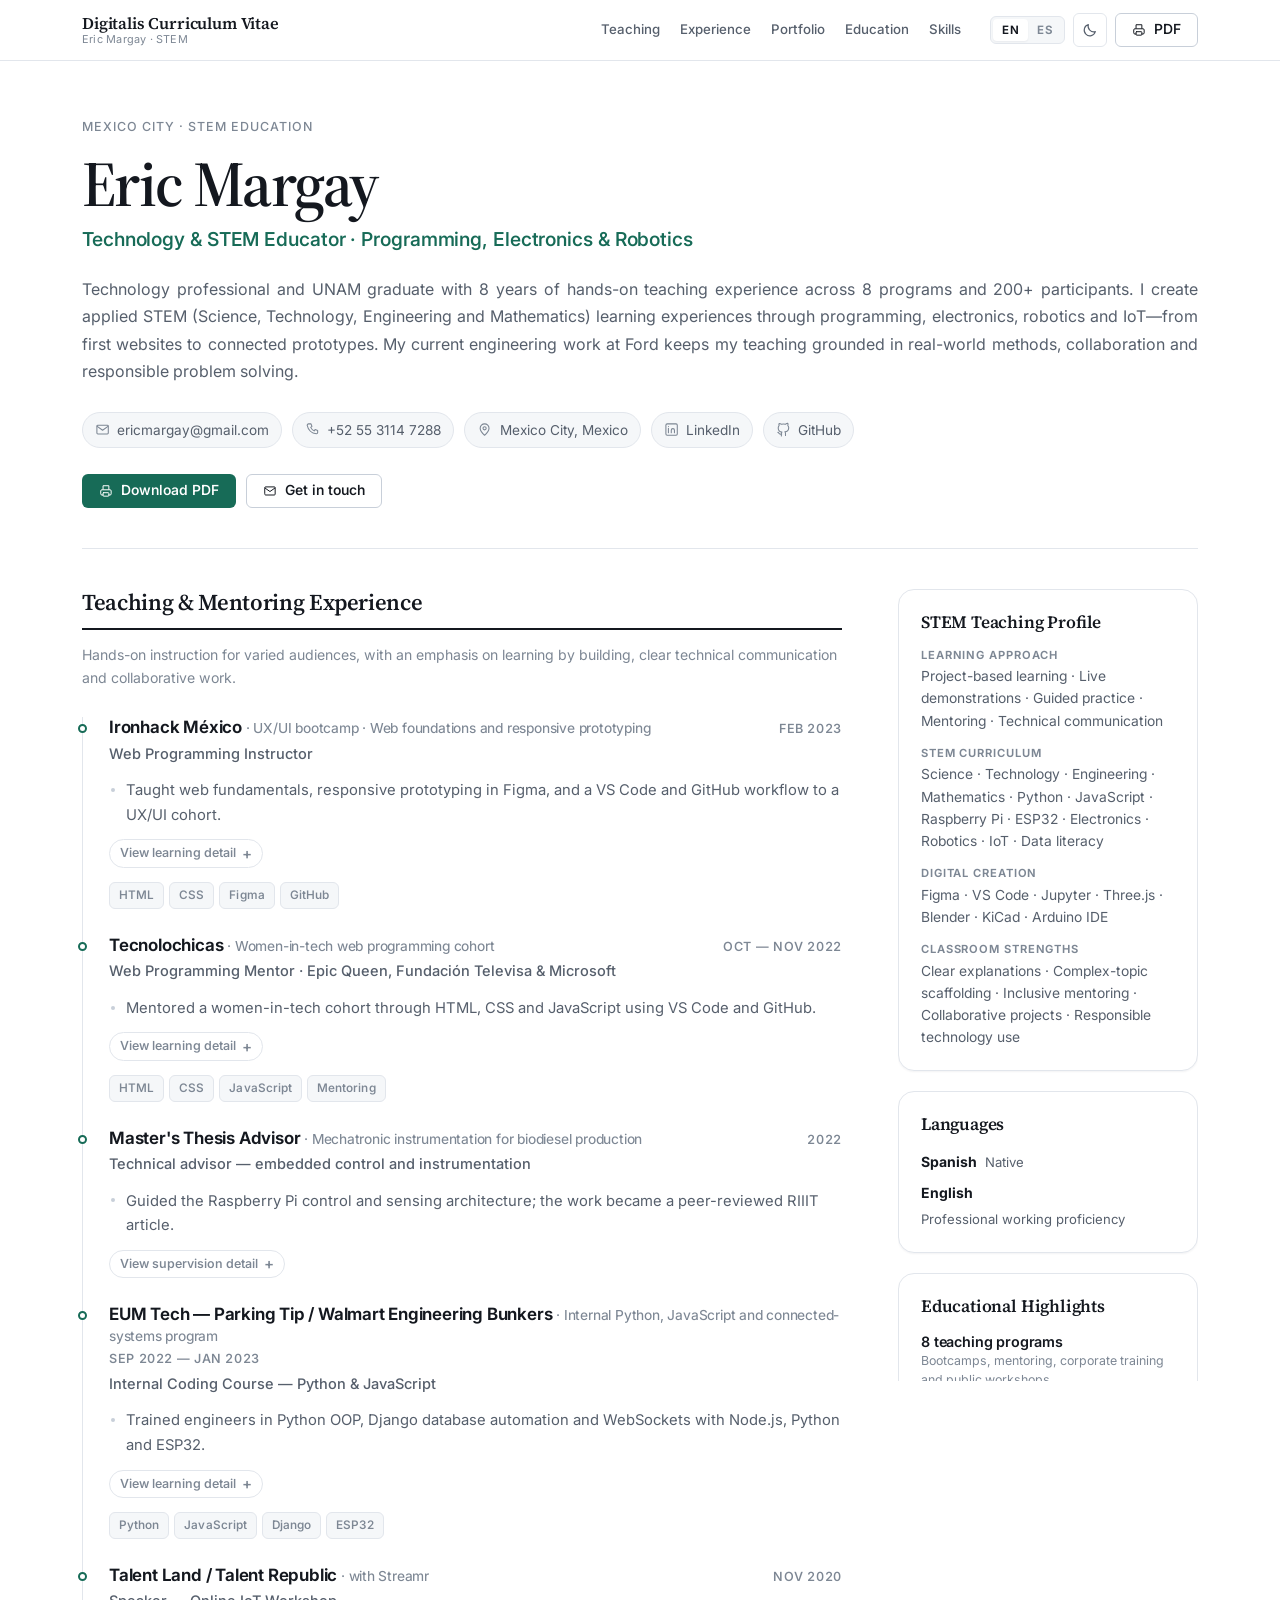
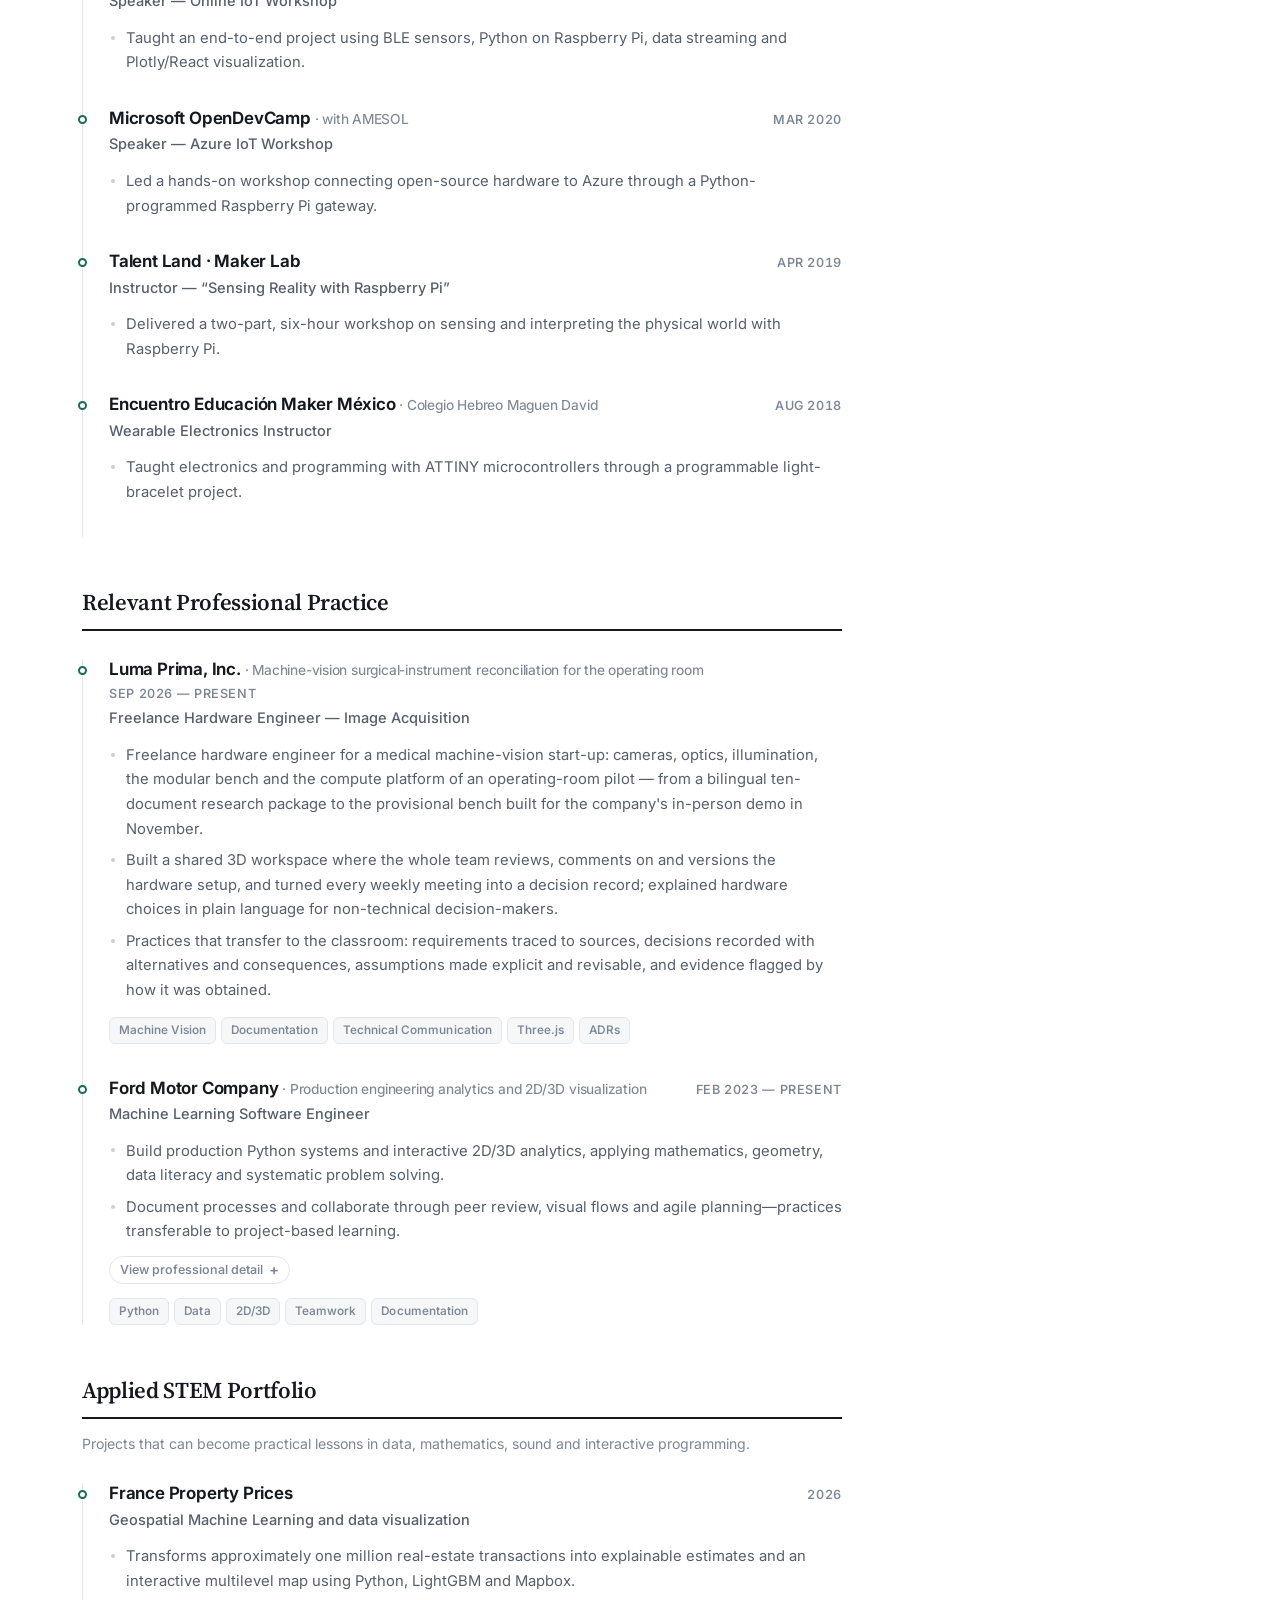
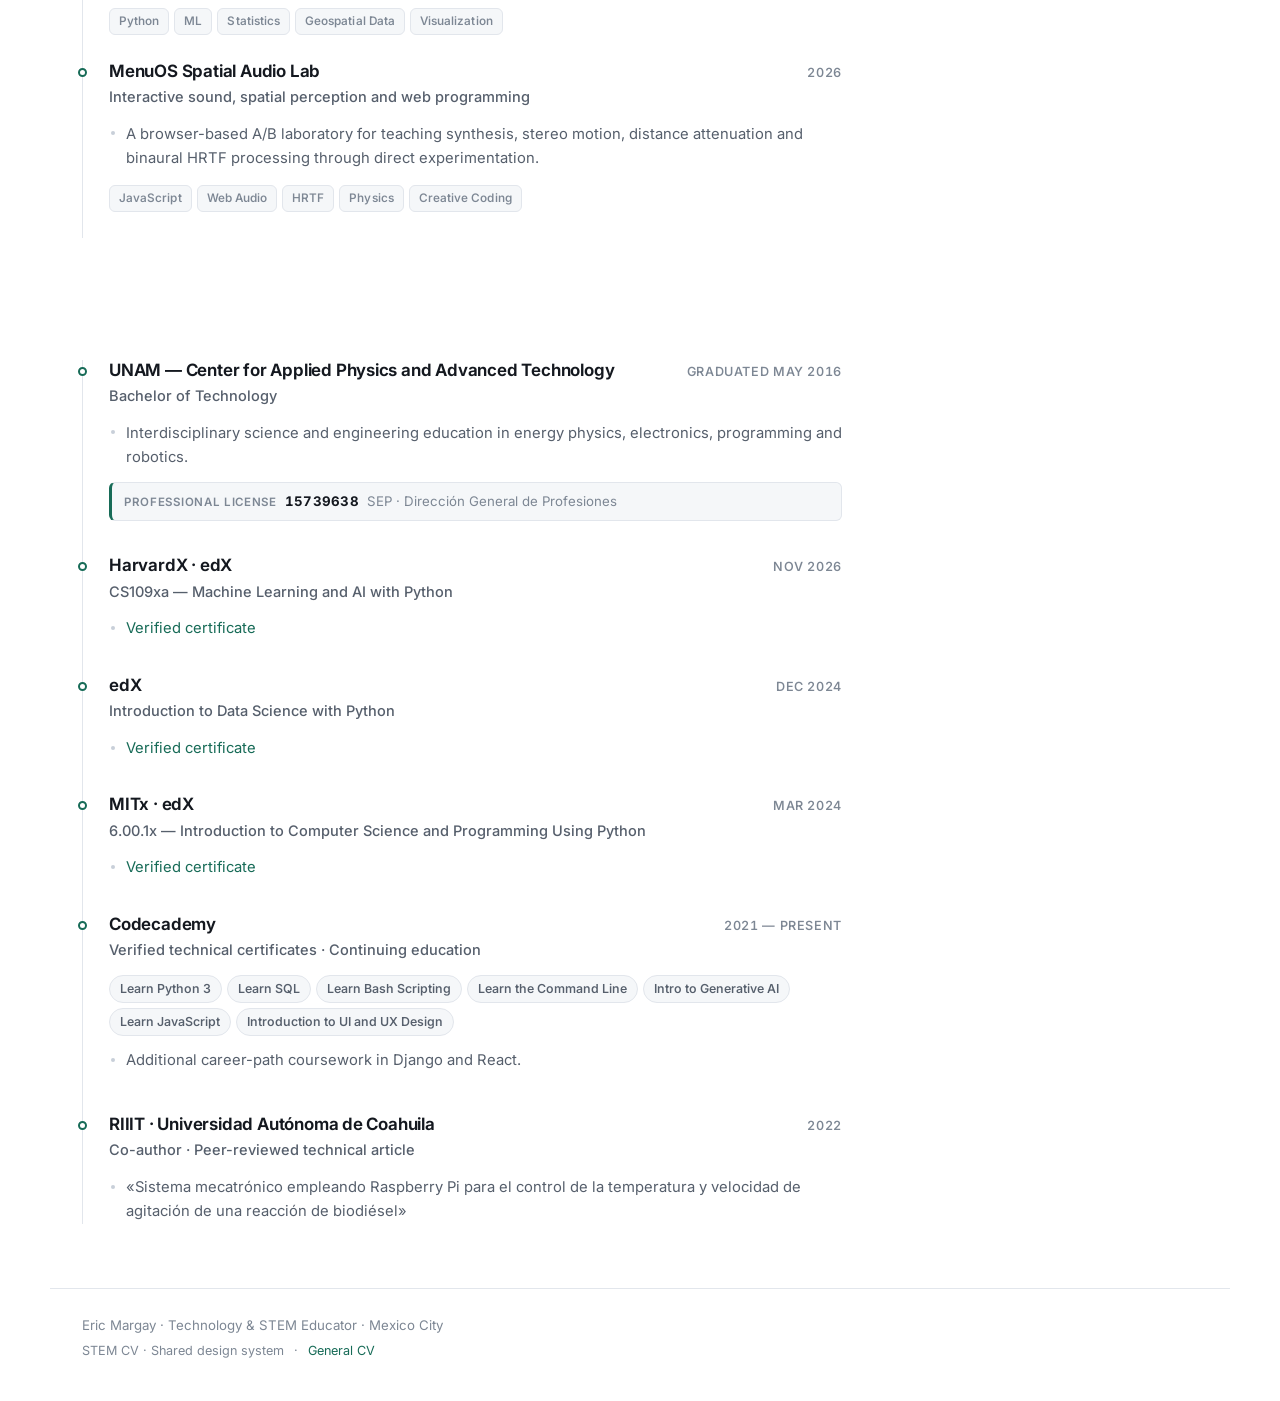
<file: Edu/index.html>
<!DOCTYPE html>
<html lang="es" data-lang="es" data-variant="education"
    data-title-es="Eric Margay — Docente de Tecnología y STEM"
    data-title-en="Eric Margay — Technology &amp; STEM Educator">
<head>
    <meta charset="UTF-8">
    <meta name="viewport" content="width=device-width, initial-scale=1.0">
    <title>Eric Margay — Docente de Tecnología y STEM</title>
    <meta name="description" content="CV STEM de Eric Margay: docente de tecnología con experiencia práctica en ciencia, programación, electrónica, robótica, IoT y mentoría.">
    <meta name="author" content="Eric Margay">
    <meta property="og:type" content="profile">
    <meta property="og:title" content="Eric Margay — Docente de Tecnología y STEM">
    <meta property="og:description" content="Ocho programas y más de 200 participantes en formación STEM práctica: ciencia, tecnología, ingeniería y matemáticas.">
    <meta property="og:url" content="https://ericmargay.github.io/Curriculum_Vitae/Edu/">
    <meta name="theme-color" content="#ffffff" media="(prefers-color-scheme: light)">
    <meta name="theme-color" content="#0e1116" media="(prefers-color-scheme: dark)">
    <link rel="icon" type="image/svg+xml" href="../favicon.svg">
    <link rel="preconnect" href="https://fonts.googleapis.com">
    <link rel="preconnect" href="https://fonts.gstatic.com" crossorigin>
    <link href="https://fonts.googleapis.com/css2?family=Inter:wght@300..800&family=Source+Serif+4:opsz,wght@8..60,400..700&display=swap" rel="stylesheet">
    <link href="../style.css" rel="stylesheet">
    <script>
        (function () {
            var d = document.documentElement;
            d.className += (d.className ? ' ' : '') + 'js';
            try {
                var t = localStorage.getItem('cv-theme');
                if (t === 'dark' || t === 'light') d.setAttribute('data-theme', t);
                var l = localStorage.getItem('cv-lang');
                if (l !== 'en' && l !== 'es') l = (navigator.language || 'es').toLowerCase().indexOf('en') === 0 ? 'en' : 'es';
                d.setAttribute('data-lang', l); d.lang = l;
            } catch (e) { }
        })();
    </script>
</head>
<body>
    <a class="skip-link" href="#main"><span class="en">Skip to content</span><span class="es">Saltar al contenido</span></a>
    <svg class="sprite" aria-hidden="true" focusable="false">
        <symbol id="i-mail" viewBox="0 0 24 24"><path d="M3 6.5A1.5 1.5 0 0 1 4.5 5h15A1.5 1.5 0 0 1 21 6.5v11a1.5 1.5 0 0 1-1.5 1.5h-15A1.5 1.5 0 0 1 3 17.5z"/><path d="m3.5 7 8.5 6 8.5-6"/></symbol>
        <symbol id="i-phone" viewBox="0 0 24 24"><path d="M6.5 3h3l1.5 4-2 1.5a12 12 0 0 0 5.5 5.5L16 12l4 1.5v3a2 2 0 0 1-2.2 2A16.5 16.5 0 0 1 3.5 5.2 2 2 0 0 1 5.5 3z"/></symbol>
        <symbol id="i-pin" viewBox="0 0 24 24"><path d="M12 21s7-6 7-11a7 7 0 1 0-14 0c0 5 7 11 7 11z"/><circle cx="12" cy="10" r="2.5"/></symbol>
        <symbol id="i-linkedin" viewBox="0 0 24 24"><rect x="3" y="3" width="18" height="18" rx="2"/><path d="M7 10v7M7 7v.01M11.5 17v-4a2.5 2.5 0 0 1 5 0v4"/></symbol>
        <symbol id="i-github" viewBox="0 0 24 24"><path d="M9 19c-4 1.4-4-2.1-6-2.6m12 5v-3.6a3.1 3.1 0 0 0-.9-2.4c2.9-.3 6-1.4 6-6.4a5 5 0 0 0-1.4-3.4 4.6 4.6 0 0 0-.1-3.5s-1.1-.3-3.6 1.4a12.3 12.3 0 0 0-6.4 0C6.1 2.1 5 2.4 5 2.4a4.6 4.6 0 0 0-.1 3.5A5 5 0 0 0 3.5 9.4c0 5 3 6.1 5.9 6.4a3.1 3.1 0 0 0-.9 2.4V22"/></symbol>
        <symbol id="i-sun" viewBox="0 0 24 24"><circle cx="12" cy="12" r="4.2"/><path d="M12 2v2.5M12 19.5V22M2 12h2.5M19.5 12H22M4.9 4.9l1.8 1.8M17.3 17.3l1.8 1.8M19.1 4.9l-1.8 1.8M6.7 17.3l-1.8 1.8"/></symbol>
        <symbol id="i-moon" viewBox="0 0 24 24"><path d="M20 14.5A8.5 8.5 0 0 1 9.5 4a8.5 8.5 0 1 0 10.5 10.5z"/></symbol>
        <symbol id="i-print" viewBox="0 0 24 24"><path d="M7 9V3h10v6M7 19H5a2 2 0 0 1-2-2v-5a2 2 0 0 1 2-2h14a2 2 0 0 1 2 2v5a2 2 0 0 1-2 2h-2"/><rect x="7" y="15" width="10" height="6" rx="1"/></symbol>
        <symbol id="i-link" viewBox="0 0 24 24"><path d="M10.5 13.5a4 4 0 0 0 5.7 0l3-3a4 4 0 0 0-5.7-5.7l-1.5 1.5"/><path d="M13.5 10.5a4 4 0 0 0-5.7 0l-3 3a4 4 0 0 0 5.7 5.7l1.5-1.5"/></symbol>
    </svg>
    <div class="progress" aria-hidden="true"><span id="progress-bar"></span></div>
    <header class="topbar"><div class="topbar__inner">
        <a class="topbar__brand" href="#top"><span class="topbar__brand-name">Digitalis Curriculum Vitae</span><span class="topbar__brand-role">Eric Margay · STEM</span></a>
        <nav class="topbar__nav" id="section-nav" aria-label="Secciones">
            <a href="#teaching"><span class="en">Teaching</span><span class="es">Docencia</span></a>
            <a href="#experience"><span class="en">Experience</span><span class="es">Experiencia</span></a>
            <a href="#portfolio"><span class="en">Portfolio</span><span class="es">Portafolio</span></a>
            <a href="#education"><span class="en">Education</span><span class="es">Formación</span></a>
            <a href="#skills"><span class="en">Skills</span><span class="es">Competencias</span></a>
        </nav>
        <div class="topbar__actions"><div class="lang-switch" role="group" aria-label="Language / Idioma"><button type="button" data-set-lang="en">EN</button><button type="button" data-set-lang="es" aria-pressed="true">ES</button></div><button type="button" class="icon-btn" id="theme-toggle" aria-pressed="false"><svg class="icon icon--sun"><use href="#i-sun"/></svg><svg class="icon icon--moon"><use href="#i-moon"/></svg><span class="sr-only">Tema</span></button><button type="button" class="btn btn--ghost topbar__print" id="print-btn-top"><svg class="icon"><use href="#i-print"/></svg>PDF</button></div>
    </div></header>
    <main id="main">
        <section class="hero" id="top">
            <p class="hero__eyebrow"><span class="en">Mexico City · STEM education</span><span class="es">Ciudad de México · Formación STEM</span></p>
            <h1 class="hero__name">Eric Margay</h1>
            <p class="hero__role"><span class="en">Technology &amp; STEM Educator · Programming, Electronics &amp; Robotics</span><span class="es">Docente de Tecnología y STEM · Programación, Electrónica y Robótica</span></p>
            <p class="hero__summary en">Technology professional and UNAM graduate with 8 years of hands-on teaching experience across 8 programs and 200+ participants. I create applied STEM (Science, Technology, Engineering and Mathematics) learning experiences through programming, electronics, robotics and IoT—from first websites to connected prototypes. My current engineering work at Ford keeps my teaching grounded in real-world methods, collaboration and responsible problem solving.</p>
            <p class="hero__summary es">Profesional de tecnología y licenciado por la UNAM con ocho años de experiencia impartiendo formación práctica en 8 programas a más de 200 participantes. Diseño experiencias aplicadas de aprendizaje STEM (ciencia, tecnología, ingeniería y matemáticas) mediante programación, electrónica, robótica e IoT: desde un primer sitio web hasta prototipos conectados. Mi trabajo actual de ingeniería en Ford mantiene la enseñanza vinculada con métodos reales, colaboración y resolución responsable de problemas.</p>
            <ul class="contact"><li><svg class="icon"><use href="#i-mail"/></svg><a href="mailto:ericmargay@gmail.com">ericmargay@gmail.com</a></li><li><svg class="icon"><use href="#i-phone"/></svg><a href="tel:+525531147288">+52 55 3114 7288</a></li><li><svg class="icon"><use href="#i-pin"/></svg><span class="en">Mexico City, Mexico</span><span class="es">Ciudad de México, México</span></li><li><svg class="icon"><use href="#i-linkedin"/></svg><a href="https://www.linkedin.com/in/ericmargay" target="_blank" rel="noopener">LinkedIn</a></li><li><svg class="icon"><use href="#i-github"/></svg><a href="https://github.com/ericmargay" target="_blank" rel="noopener">GitHub</a></li></ul>
            <div class="hero__actions"><button type="button" class="btn btn--solid" id="print-btn"><svg class="icon"><use href="#i-print"/></svg><span class="en">Download PDF</span><span class="es">Descargar PDF</span></button><a class="btn btn--ghost" href="mailto:ericmargay@gmail.com"><svg class="icon"><use href="#i-mail"/></svg><span class="en">Get in touch</span><span class="es">Contactar</span></a></div>
        </section>
        <div class="layout"><div class="layout__main">
            <section class="section" id="teaching"><h2 class="section__title"><span class="en">Teaching &amp; Mentoring Experience</span><span class="es">Experiencia Docente y Mentoría</span></h2><p class="section__note"><span class="en">Hands-on instruction for varied audiences, with an emphasis on learning by building, clear technical communication and collaborative work.</span><span class="es">Formación práctica para públicos diversos, con énfasis en aprender construyendo, comunicar con claridad y trabajar de forma colaborativa.</span></p>
                <ol class="timeline timeline--compact">
                    <li class="entry"><div class="entry__head"><h3 class="entry__org">Ironhack México<span class="entry__org-sub"><span class="en">UX/UI bootcamp · Web foundations and responsive prototyping</span><span class="es">Bootcamp UX/UI · Fundamentos web y prototipado responsivo</span></span></h3><p class="entry__date">Feb 2023</p></div><p class="entry__role"><span class="en">Web Programming Instructor</span><span class="es">Instructor de Programación Web</span></p><ul class="bullets"><li class="en">Taught web fundamentals, responsive prototyping in Figma, and a VS Code and GitHub workflow to a UX/UI cohort.</li><li class="es">Enseñé fundamentos web, prototipado responsivo en Figma y el flujo de trabajo con VS Code y GitHub a una generación de UX/UI.</li></ul><details class="more"><summary><span class="en">View learning detail</span><span class="es">Ver detalle de aprendizaje</span></summary><ul class="bullets"><li class="en"><strong>Learning sequence:</strong> connected interface structure, visual styling, responsive decisions and prototype hand-off in one practical workflow.</li><li class="es"><strong>Secuencia de aprendizaje:</strong> conecté estructura de interfaces, estilo visual, decisiones responsivas y transferencia del prototipo en un flujo práctico.</li><li class="en"><strong>Professional tools:</strong> introduced Figma, VS Code and GitHub as a shared vocabulary between design and development.</li><li class="es"><strong>Herramientas profesionales:</strong> introduje Figma, VS Code y GitHub como vocabulario común entre diseño y desarrollo.</li></ul></details><ul class="tags"><li>HTML</li><li>CSS</li><li>Figma</li><li>GitHub</li></ul></li>
                    <li class="entry"><div class="entry__head"><h3 class="entry__org"><a href="https://tecnolochicas.mx/" target="_blank" rel="noopener">Tecnolochicas</a><span class="entry__org-sub"><span class="en">Women-in-tech web programming cohort</span><span class="es">Generación de programación web para mujeres en tecnología</span></span></h3><p class="entry__date">Oct — Nov 2022</p></div><p class="entry__role"><span class="en">Web Programming Mentor · Epic Queen, Fundación Televisa &amp; Microsoft</span><span class="es">Mentor de Programación Web · Epic Queen, Fundación Televisa y Microsoft</span></p><ul class="bullets"><li class="en">Mentored a women-in-tech cohort through HTML, CSS and JavaScript using VS Code and GitHub.</li><li class="es">Acompañé a una generación de mujeres en tecnología en HTML, CSS y JavaScript usando VS Code y GitHub.</li></ul><details class="more"><summary><span class="en">View learning detail</span><span class="es">Ver detalle de aprendizaje</span></summary><ul class="bullets"><li class="en"><strong>Guided practice:</strong> broke web projects into achievable milestones and supported participants through implementation and debugging.</li><li class="es"><strong>Práctica guiada:</strong> dividí proyectos web en metas alcanzables y acompañé a las participantes durante implementación y depuración.</li><li class="en"><strong>Portfolio outcome:</strong> connected code fundamentals with version control and a presentable project workflow.</li><li class="es"><strong>Resultado de portafolio:</strong> conecté fundamentos de código con control de versiones y un flujo de proyecto presentable.</li></ul></details><ul class="tags"><li>HTML</li><li>CSS</li><li>JavaScript</li><li>Mentoring</li></ul></li>
                    <li class="entry"><div class="entry__head"><h3 class="entry__org"><span class="en">Master's Thesis Advisor</span><span class="es">Asesor de Tesis de Maestría</span><span class="entry__org-sub"><span class="en">Mechatronic instrumentation for biodiesel production</span><span class="es">Instrumentación mecatrónica para producción de biodiésel</span></span></h3><p class="entry__date">2022</p></div><p class="entry__role"><span class="en">Technical advisor — embedded control and instrumentation</span><span class="es">Asesor técnico — control embebido e instrumentación</span></p><ul class="bullets"><li class="en">Guided the Raspberry Pi control and sensing architecture; the work became a peer-reviewed RIIIT article.</li><li class="es">Orienté la arquitectura de control y sensado con Raspberry Pi; el trabajo derivó en un artículo arbitrado en RIIIT.</li></ul><details class="more"><summary><span class="en">View supervision detail</span><span class="es">Ver detalle de asesoría</span></summary><ul class="bullets"><li class="en"><strong>Technical guidance:</strong> connected sensors, Raspberry Pi control and the physical reactor process into a coherent research architecture.</li><li class="es"><strong>Orientación técnica:</strong> conecté sensores, control con Raspberry Pi y el proceso físico del reactor en una arquitectura de investigación coherente.</li><li class="en"><strong>Academic result:</strong> supported the documentation and technical contribution that became a peer-reviewed publication.</li><li class="es"><strong>Resultado académico:</strong> apoyé la documentación y contribución técnica que se convirtió en una publicación arbitrada.</li></ul></details></li>
                    <li class="entry"><div class="entry__head"><h3 class="entry__org"><a href="https://eumtech.com.mx/" target="_blank" rel="noopener">EUM Tech — Parking Tip / Walmart Engineering Bunkers</a><span class="entry__org-sub"><span class="en">Internal Python, JavaScript and connected-systems program</span><span class="es">Programa interno de Python, JavaScript y sistemas conectados</span></span></h3><p class="entry__date"><span class="en">Sep 2022 — Jan 2023</span><span class="es">Sep 2022 — Ene 2023</span></p></div><p class="entry__role"><span class="en">Internal Coding Course — Python &amp; JavaScript</span><span class="es">Curso Interno de Código — Python y JavaScript</span></p><ul class="bullets"><li class="en">Trained engineers in Python OOP, Django database automation and WebSockets with Node.js, Python and ESP32.</li><li class="es">Capacité a ingenieros en POO con Python, automatización de bases de datos con Django y WebSockets con Node.js, Python y ESP32.</li></ul><details class="more"><summary><span class="en">View learning detail</span><span class="es">Ver detalle de aprendizaje</span></summary><ul class="bullets"><li class="en"><strong>Curriculum:</strong> progressed from object-oriented modeling and Django automation to client/server communication across Node.js, Python and ESP32.</li><li class="es"><strong>Temario:</strong> avancé desde modelado orientado a objetos y automatización con Django hasta comunicación cliente/servidor con Node.js, Python y ESP32.</li><li class="en"><strong>Workplace transfer:</strong> used examples drawn from the team's connected-device architecture so the learning applied directly to active engineering work.</li><li class="es"><strong>Transferencia al trabajo:</strong> utilicé ejemplos de la arquitectura de dispositivos conectados del equipo para aplicar el aprendizaje directamente al trabajo de ingeniería.</li></ul></details><ul class="tags"><li>Python</li><li>JavaScript</li><li>Django</li><li>ESP32</li></ul></li>
                    <li class="entry"><div class="entry__head"><h3 class="entry__org">Talent Land / Talent Republic<span class="entry__org-sub">with Streamr</span></h3><p class="entry__date">Nov 2020</p></div><p class="entry__role"><span class="en">Speaker — Online IoT Workshop</span><span class="es">Ponente — Taller de IoT en línea</span></p><ul class="bullets"><li class="en">Taught an end-to-end project using BLE sensors, Python on Raspberry Pi, data streaming and Plotly/React visualization.</li><li class="es">Enseñé un proyecto completo con sensores BLE, Python en Raspberry Pi, transmisión de datos y visualización con Plotly/React.</li></ul></li>
                    <li class="entry"><div class="entry__head"><h3 class="entry__org">Microsoft OpenDevCamp<span class="entry__org-sub">with AMESOL</span></h3><p class="entry__date">Mar 2020</p></div><p class="entry__role"><span class="en">Speaker — Azure IoT Workshop</span><span class="es">Ponente — Taller de IoT con Azure</span></p><ul class="bullets"><li class="en">Led a hands-on workshop connecting open-source hardware to Azure through a Python-programmed Raspberry Pi gateway.</li><li class="es">Dirigí un taller práctico para conectar hardware abierto a Azure mediante un gateway Raspberry Pi programado en Python.</li></ul></li>
                    <li class="entry"><div class="entry__head"><h3 class="entry__org">Talent Land · Maker Lab</h3><p class="entry__date"><span class="en">Apr 2019</span><span class="es">Abr 2019</span></p></div><p class="entry__role"><span class="en">Instructor — “Sensing Reality with Raspberry Pi”</span><span class="es">Instructor — «Percibiendo la realidad con Raspberry Pi»</span></p><ul class="bullets"><li class="en">Delivered a two-part, six-hour workshop on sensing and interpreting the physical world with Raspberry Pi.</li><li class="es">Impartí un taller práctico de seis horas en dos partes sobre sensado e interpretación del mundo físico con Raspberry Pi.</li></ul></li>
                    <li class="entry"><div class="entry__head"><h3 class="entry__org">Encuentro Educación Maker México<span class="entry__org-sub">Colegio Hebreo Maguen David</span></h3><p class="entry__date"><span class="en">Aug 2018</span><span class="es">Ago 2018</span></p></div><p class="entry__role"><span class="en">Wearable Electronics Instructor</span><span class="es">Instructor de Electrónica Wearable</span></p><ul class="bullets"><li class="en">Taught electronics and programming with ATTINY microcontrollers through a programmable light-bracelet project.</li><li class="es">Enseñé electrónica y programación con microcontroladores ATTINY mediante un proyecto de brazalete de luz programable.</li></ul></li>
                </ol>
            </section>
            <section class="section" id="experience"><h2 class="section__title"><span class="en">Relevant Professional Practice</span><span class="es">Práctica Profesional Relevante</span></h2><ol class="timeline"><li class="entry"><div class="entry__head"><h3 class="entry__org">Luma Prima, Inc.<span class="entry__org-sub"><span class="en">Machine-vision surgical-instrument reconciliation for the operating room</span><span class="es">Reconciliación de instrumental quirúrgico por visión por computadora para el quirófano</span></span></h3><p class="entry__date"><span class="en">Sep 2026 — Present</span><span class="es">Sep 2026 — Actualidad</span></p></div><p class="entry__role"><span class="en">Freelance Hardware Engineer — Image Acquisition</span><span class="es">Ingeniero de Hardware Freelance — Adquisición de Imagen</span></p><ul class="bullets"><li class="en">Freelance hardware engineer for a medical machine-vision start-up: cameras, optics, illumination, the modular bench and the compute platform of an operating-room pilot — from a bilingual ten-document research package to the provisional bench built for the company's in-person demo in November.</li><li class="es">Ingeniero de hardware freelance para una start-up de visión por computadora médica: cámaras, óptica, iluminación, el banco modular y la plataforma de cómputo de un piloto en quirófano — desde un paquete de investigación bilingüe de diez documentos hasta el banco provisional armado para la demostración presencial de la empresa en noviembre.</li><li class="en">Built a shared 3D workspace where the whole team reviews, comments on and versions the hardware setup, and turned every weekly meeting into a decision record; explained hardware choices in plain language for non-technical decision-makers.</li><li class="es">Construí un espacio de trabajo 3D compartido donde todo el equipo revisa, comenta y versiona la configuración del hardware, y convertí cada reunión semanal en un registro de decisiones; expliqué las decisiones de hardware en lenguaje claro para tomadores de decisiones no técnicos.</li><li class="en">Practices that transfer to the classroom: requirements traced to sources, decisions recorded with alternatives and consequences, assumptions made explicit and revisable, and evidence flagged by how it was obtained.</li><li class="es">Prácticas transferibles al aula: requisitos trazados a sus fuentes, decisiones registradas con alternativas y consecuencias, supuestos explícitos y revisables, y evidencia señalada según cómo se obtuvo.</li></ul><ul class="tags"><li>Machine Vision</li><li>Documentation</li><li>Technical Communication</li><li>Three.js</li><li>ADRs</li></ul></li><li class="entry"><div class="entry__head"><h3 class="entry__org">Ford Motor Company<span class="entry__org-sub"><span class="en">Production engineering analytics and 2D/3D visualization</span><span class="es">Analítica de ingeniería en producción y visualización 2D/3D</span></span></h3><p class="entry__date"><span class="en">Feb 2023 — Present</span><span class="es">Feb 2023 — Actualidad</span></p></div><p class="entry__role"><span class="en">Machine Learning Software Engineer</span><span class="es">Ingeniero de Software de Machine Learning</span></p><ul class="bullets"><li class="en">Build production Python systems and interactive 2D/3D analytics, applying mathematics, geometry, data literacy and systematic problem solving.</li><li class="es">Desarrollo sistemas en Python y analítica interactiva 2D/3D, aplicando matemáticas, geometría, alfabetización de datos y resolución sistemática de problemas.</li><li class="en">Document processes and collaborate through peer review, visual flows and agile planning—practices transferable to project-based learning.</li><li class="es">Documento procesos y colaboro mediante revisión entre pares, flujos visuales y planeación ágil, prácticas transferibles al aprendizaje por proyectos.</li></ul><details class="more"><summary><span class="en">View professional detail</span><span class="es">Ver detalle profesional</span></summary><ul class="bullets"><li class="en"><strong>Applied STEM:</strong> use programming, geometry, data analysis and visualization to turn complex simulation output into understandable engineering evidence.</li><li class="es"><strong>STEM aplicado:</strong> utilizo programación, geometría, análisis de datos y visualización para convertir simulaciones complejas en evidencia comprensible.</li><li class="en"><strong>Transferable practice:</strong> reproducible work, peer review, documentation and iterative delivery model the same habits required in project-based learning.</li><li class="es"><strong>Práctica transferible:</strong> trabajo reproducible, revisión entre pares, documentación y entrega iterativa reflejan los hábitos del aprendizaje por proyectos.</li></ul></details><ul class="tags"><li>Python</li><li>Data</li><li>2D/3D</li><li>Teamwork</li><li>Documentation</li></ul></li></ol></section>
            <section class="section" id="portfolio"><h2 class="section__title"><span class="en">Applied STEM Portfolio</span><span class="es">Portafolio STEM Aplicado</span></h2><p class="section__note"><span class="en">Projects that can become practical lessons in data, mathematics, sound and interactive programming.</span><span class="es">Proyectos convertibles en experiencias prácticas de datos, matemáticas, sonido y programación interactiva.</span></p><ol class="timeline timeline--compact"><li class="entry"><div class="entry__head"><h3 class="entry__org"><a href="https://github.com/ericmargay/MLE-France-PropertyPrices" target="_blank" rel="noopener">France Property Prices</a></h3><p class="entry__date">2026</p></div><p class="entry__role"><span class="en">Geospatial Machine Learning and data visualization</span><span class="es">Machine Learning geoespacial y visualización de datos</span></p><ul class="bullets"><li class="en">Transforms approximately one million real-estate transactions into explainable estimates and an interactive multilevel map using Python, LightGBM and Mapbox.</li><li class="es">Transforma aproximadamente un millón de transacciones inmobiliarias en estimaciones explicables y un mapa interactivo multinivel con Python, LightGBM y Mapbox.</li></ul><ul class="tags"><li>Python</li><li>ML</li><li>Statistics</li><li>Geospatial Data</li><li>Visualization</li></ul></li><li class="entry"><div class="entry__head"><h3 class="entry__org"><a href="https://github.com/ericmargay/menuos-spatial-audio-lab" target="_blank" rel="noopener">MenuOS Spatial Audio Lab</a></h3><p class="entry__date">2026</p></div><p class="entry__role"><span class="en">Interactive sound, spatial perception and web programming</span><span class="es">Sonido interactivo, percepción espacial y programación web</span></p><ul class="bullets"><li class="en">A browser-based A/B laboratory for teaching synthesis, stereo motion, distance attenuation and binaural HRTF processing through direct experimentation.</li><li class="es">Laboratorio A/B en navegador para enseñar síntesis, movimiento estéreo, atenuación por distancia y procesamiento binaural HRTF mediante experimentación directa.</li></ul><ul class="tags"><li>JavaScript</li><li>Web Audio</li><li>HRTF</li><li>Physics</li><li>Creative Coding</li></ul></li></ol></section>
            <section class="section" id="education"><h2 class="section__title"><span class="en">Education, Certifications &amp; Academic Work</span><span class="es">Formación, Certificaciones y Trabajo Académico</span></h2><ol class="timeline"><li class="entry"><div class="entry__head"><h3 class="entry__org"><span class="en">UNAM — Center for Applied Physics and Advanced Technology</span><span class="es">UNAM — Centro de Física Aplicada y Tecnología Avanzada</span></h3><p class="entry__date"><span class="en">Graduated May 2016</span><span class="es">Titulado Mayo 2016</span></p></div><p class="entry__role"><span class="en">Bachelor of Technology</span><span class="es">Licenciatura en Tecnología</span></p><ul class="bullets"><li class="en">Interdisciplinary science and engineering education in energy physics, electronics, programming and robotics.</li><li class="es">Formación interdisciplinaria en ciencia e ingeniería: física de la energía, electrónica, programación y robótica.</li></ul><p class="credential"><span class="credential__label en">Professional License</span><span class="credential__label es">Cédula Profesional</span><strong class="credential__id">15739638</strong><span class="credential__issuer">SEP · Dirección General de Profesiones</span></p></li><li class="entry"><div class="entry__head"><h3 class="entry__org">HarvardX · edX</h3><p class="entry__date">Nov 2026</p></div><p class="entry__role">CS109xa — Machine Learning and AI with Python</p><ul class="bullets"><li><a href="https://courses.edx.org/certificates/5517ced34969468f896e629d7a69f8bf" target="_blank" rel="noopener"><span class="en">Verified certificate</span><span class="es">Certificado verificado</span></a></li></ul></li><li class="entry"><div class="entry__head"><h3 class="entry__org">edX</h3><p class="entry__date"><span class="en">Dec 2024</span><span class="es">Dic 2024</span></p></div><p class="entry__role">Introduction to Data Science with Python</p><ul class="bullets"><li><a href="https://courses.edx.org/certificates/846cb3393f244650b7f9859f1d517a48" target="_blank" rel="noopener"><span class="en">Verified certificate</span><span class="es">Certificado verificado</span></a></li></ul></li><li class="entry"><div class="entry__head"><h3 class="entry__org">MITx · edX</h3><p class="entry__date">Mar 2024</p></div><p class="entry__role">6.00.1x — Introduction to Computer Science and Programming Using Python</p><ul class="bullets"><li><a href="https://courses.edx.org/certificates/3fa06712cd6d4a958d91b57e9aebf2d1" target="_blank" rel="noopener"><span class="en">Verified certificate</span><span class="es">Certificado verificado</span></a></li></ul></li><li class="entry"><div class="entry__head"><h3 class="entry__org"><a href="https://www.codecademy.com/profiles/ericMargay" target="_blank" rel="noopener">Codecademy</a></h3><p class="entry__date"><span class="en">2021 — Present</span><span class="es">2021 — Actualidad</span></p></div><p class="entry__role"><span class="en">Verified technical certificates · Continuing education</span><span class="es">Certificados técnicos verificados · Formación continua</span></p><ul class="certs"><li><a href="https://www.codecademy.com/profiles/ericMargay/certificates/6c152bd262967f8c941c9707ed636bda" target="_blank" rel="noopener">Learn Python 3</a></li><li><a href="https://www.codecademy.com/profiles/ericMargay/certificates/042a4e5884e3eb6ea1f2a12be6abb851" target="_blank" rel="noopener">Learn SQL</a></li><li><a href="https://www.codecademy.com/profiles/ericMargay/certificates/37c55263a9f1b1f7603f7551c293ecbd" target="_blank" rel="noopener">Learn Bash Scripting</a></li><li><a href="https://www.codecademy.com/profiles/ericMargay/certificates/c87ba0541f8be78bc2f4ba1128233f6f" target="_blank" rel="noopener">Learn the Command Line</a></li><li><a href="https://www.codecademy.com/profiles/ericMargay/certificates/28ccb695c353465a8785a036ad32d3b9" target="_blank" rel="noopener">Intro to Generative AI</a></li><li><a href="https://www.codecademy.com/profiles/ericMargay/certificates/705dcb15de0da4dd9d9fc4f3274b430e" target="_blank" rel="noopener">Learn JavaScript</a></li><li><a href="https://www.codecademy.com/profiles/ericMargay/certificates/4ccef8d532484ea2aeec3b3b3dbb4f9c" target="_blank" rel="noopener">Introduction to UI and UX Design</a></li></ul><ul class="bullets"><li class="en">Additional career-path coursework in Django and React.</li><li class="es">Formación adicional en las rutas de Django y React.</li></ul></li><li class="entry"><div class="entry__head"><h3 class="entry__org">RIIIT · Universidad Autónoma de Coahuila</h3><p class="entry__date">2022</p></div><p class="entry__role"><span class="en">Co-author · Peer-reviewed technical article</span><span class="es">Coautor · Artículo técnico arbitrado</span></p><ul class="bullets"><li lang="es">«Sistema mecatrónico empleando Raspberry Pi para el control de la temperatura y velocidad de agitación de una reacción de biodiésel»</li></ul></li></ol></section>
        </div><aside class="layout__aside">
            <section class="card" id="skills"><h2 class="card__title"><span class="en">STEM Teaching Profile</span><span class="es">Perfil Docente STEM</span></h2><div class="skill-group"><h3><span class="en">Learning approach</span><span class="es">Enfoque de aprendizaje</span></h3><p><span class="en">Project-based learning · Live demonstrations · Guided practice · Mentoring · Technical communication</span><span class="es">Aprendizaje por proyectos · Demostraciones · Práctica guiada · Mentoría · Comunicación técnica</span></p></div><div class="skill-group"><h3><span class="en">STEM curriculum</span><span class="es">Contenidos STEM</span></h3><p>Science · Technology · Engineering · Mathematics · Python · JavaScript · Raspberry Pi · ESP32 · Electronics · Robotics · IoT · Data literacy</p></div><div class="skill-group"><h3><span class="en">Digital creation</span><span class="es">Creación digital</span></h3><p>Figma · VS Code · Jupyter · Three.js · Blender · KiCad · Arduino IDE</p></div><div class="skill-group"><h3><span class="en">Classroom strengths</span><span class="es">Fortalezas en aula</span></h3><p><span class="en">Clear explanations · Complex-topic scaffolding · Inclusive mentoring · Collaborative projects · Responsible technology use</span><span class="es">Explicaciones claras · Progresión de temas complejos · Mentoría inclusiva · Proyectos colaborativos · Uso responsable de tecnología</span></p></div></section>
            <section class="card" id="languages"><h2 class="card__title"><span class="en">Languages</span><span class="es">Idiomas</span></h2><ul class="plain"><li><strong><span class="en">Spanish</span><span class="es">Español</span></strong><span class="muted"><span class="en">Native</span><span class="es">Nativo</span></span></li><li><strong><span class="en">English</span><span class="es">Inglés</span></strong><span class="muted"><span class="en">Professional working proficiency</span><span class="es">Competencia profesional</span></span></li></ul></section>
            <section class="card"><h2 class="card__title"><span class="en">Educational Highlights</span><span class="es">Aspectos Destacados</span></h2><ul class="awards"><li><h3><span class="en">8 teaching programs</span><span class="es">8 programas impartidos</span></h3><p class="awards__meta"><span class="en">Bootcamps, mentoring, corporate training and public workshops</span><span class="es">Bootcamps, mentoría, capacitación corporativa y talleres públicos</span></p></li><li><h3>200+ <span class="en">participants</span><span class="es">participantes</span></h3><p class="awards__meta"><span class="en">Across eight years of practical technology instruction</span><span class="es">A lo largo de ocho años de formación tecnológica práctica</span></p></li><li><h3><span class="en">Academic supervision</span><span class="es">Asesoría académica</span></h3><p class="awards__meta"><span class="en">Master's thesis contribution resulting in a peer-reviewed publication</span><span class="es">Contribución a tesis de maestría que derivó en publicación arbitrada</span></p></li></ul></section>
            <section class="card" id="awards"><h2 class="card__title"><span class="en">Awards &amp; Recognition</span><span class="es">Premios y Reconocimientos</span></h2><ul class="awards"><li><h3><span class="en">Speaker — IoT with Python &amp; Azure</span><span class="es">Ponente — IoT con Python y Azure</span></h3><p class="awards__meta">OpenDevCamp / Microsoft · Hotel Galería Plaza Reforma, 2020</p></li><li><h3>Community Engineer Hero</h3><p class="awards__meta">Streamr · Talent Land Jalisco, <span class="en">April</span><span class="es">Abril</span> 2019</p></li><li><h3>Mentor — MXHACKS V</h3><p class="awards__meta">Major League Hacking Hackathon, 2018</p></li><li><h3><span class="en">Bots Crash Course</span><span class="es">Curso Intensivo de Bots</span></h3><p class="awards__meta">Wizeline Academy · Centro, 2017</p></li><li><h3>Facebook Hackathon</h3><p class="awards__meta">Aldea Digital 4G · <span class="en">Mexico City</span><span class="es">Ciudad de México</span>, 2017</p></li></ul></section>
        </aside></div>
    </main>
    <footer class="footer"><p><span class="en">Eric Margay · Technology &amp; STEM Educator · Mexico City</span><span class="es">Eric Margay · Docente de Tecnología y STEM · Ciudad de México</span></p><p class="footer__meta"><span class="en">STEM CV · Shared design system</span><span class="es">CV STEM · Sistema de diseño compartido</span> · <a href="../"><span class="en">General CV</span><span class="es">CV general</span></a></p></footer>
    <button type="button" class="fab" id="fab-print"><svg class="icon"><use href="#i-print"/></svg><span class="sr-only"><span class="en">Print or save as PDF</span><span class="es">Imprimir o guardar como PDF</span></span></button>
    <script type="application/ld+json">{"@context":"https://schema.org","@type":"Person","name":"Eric Margay","jobTitle":"Docente de Tecnología y STEM","email":"mailto:ericmargay@gmail.com","telephone":"+52-55-3114-7288","address":{"@type":"PostalAddress","addressLocality":"Mexico City","addressCountry":"MX"},"alumniOf":{"@type":"CollegeOrUniversity","name":"Universidad Nacional Autónoma de México (CFATA)"},"knowsAbout":["STEM Education","Science","Technology","Engineering","Mathematics","Python","JavaScript","Electronics","Robotics","Internet of Things","Raspberry Pi","ESP32","Web Development"]}</script>
    <script src="../script.js" defer></script>
</body>
</html>
</file>
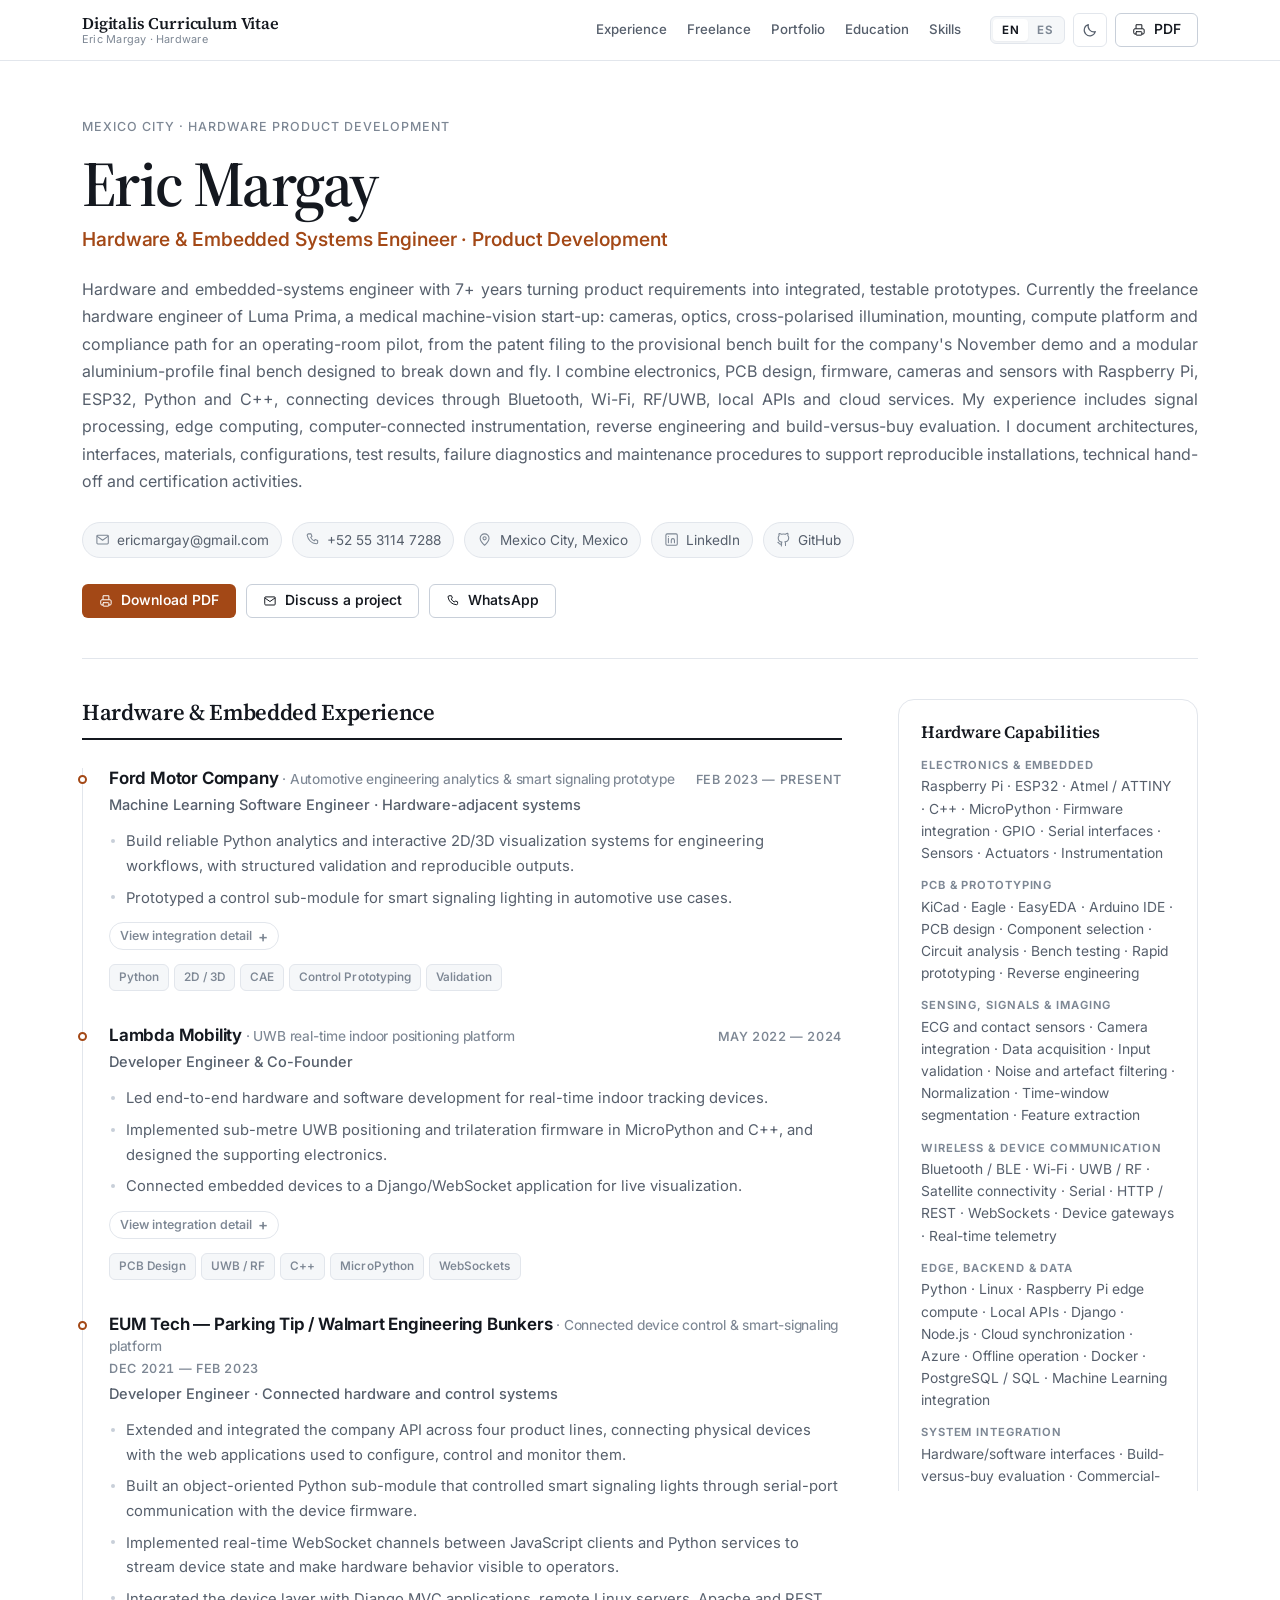
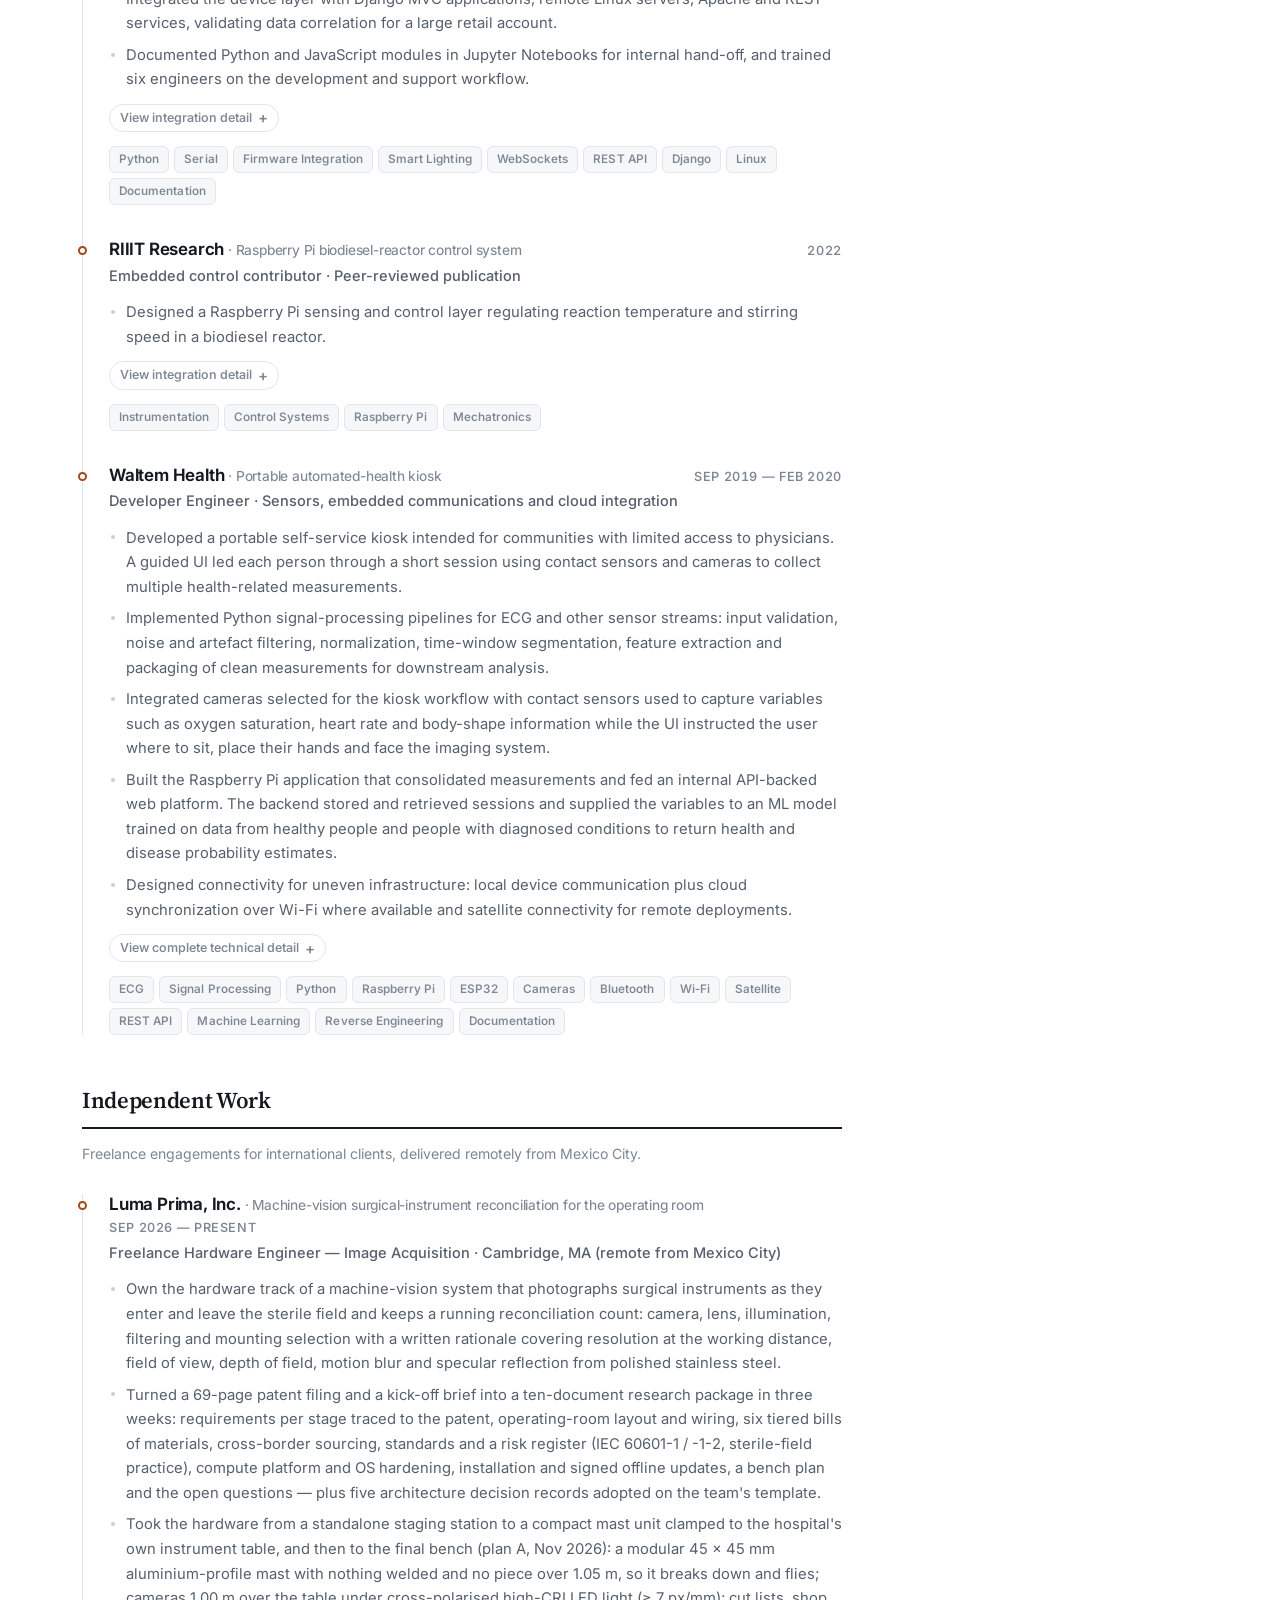
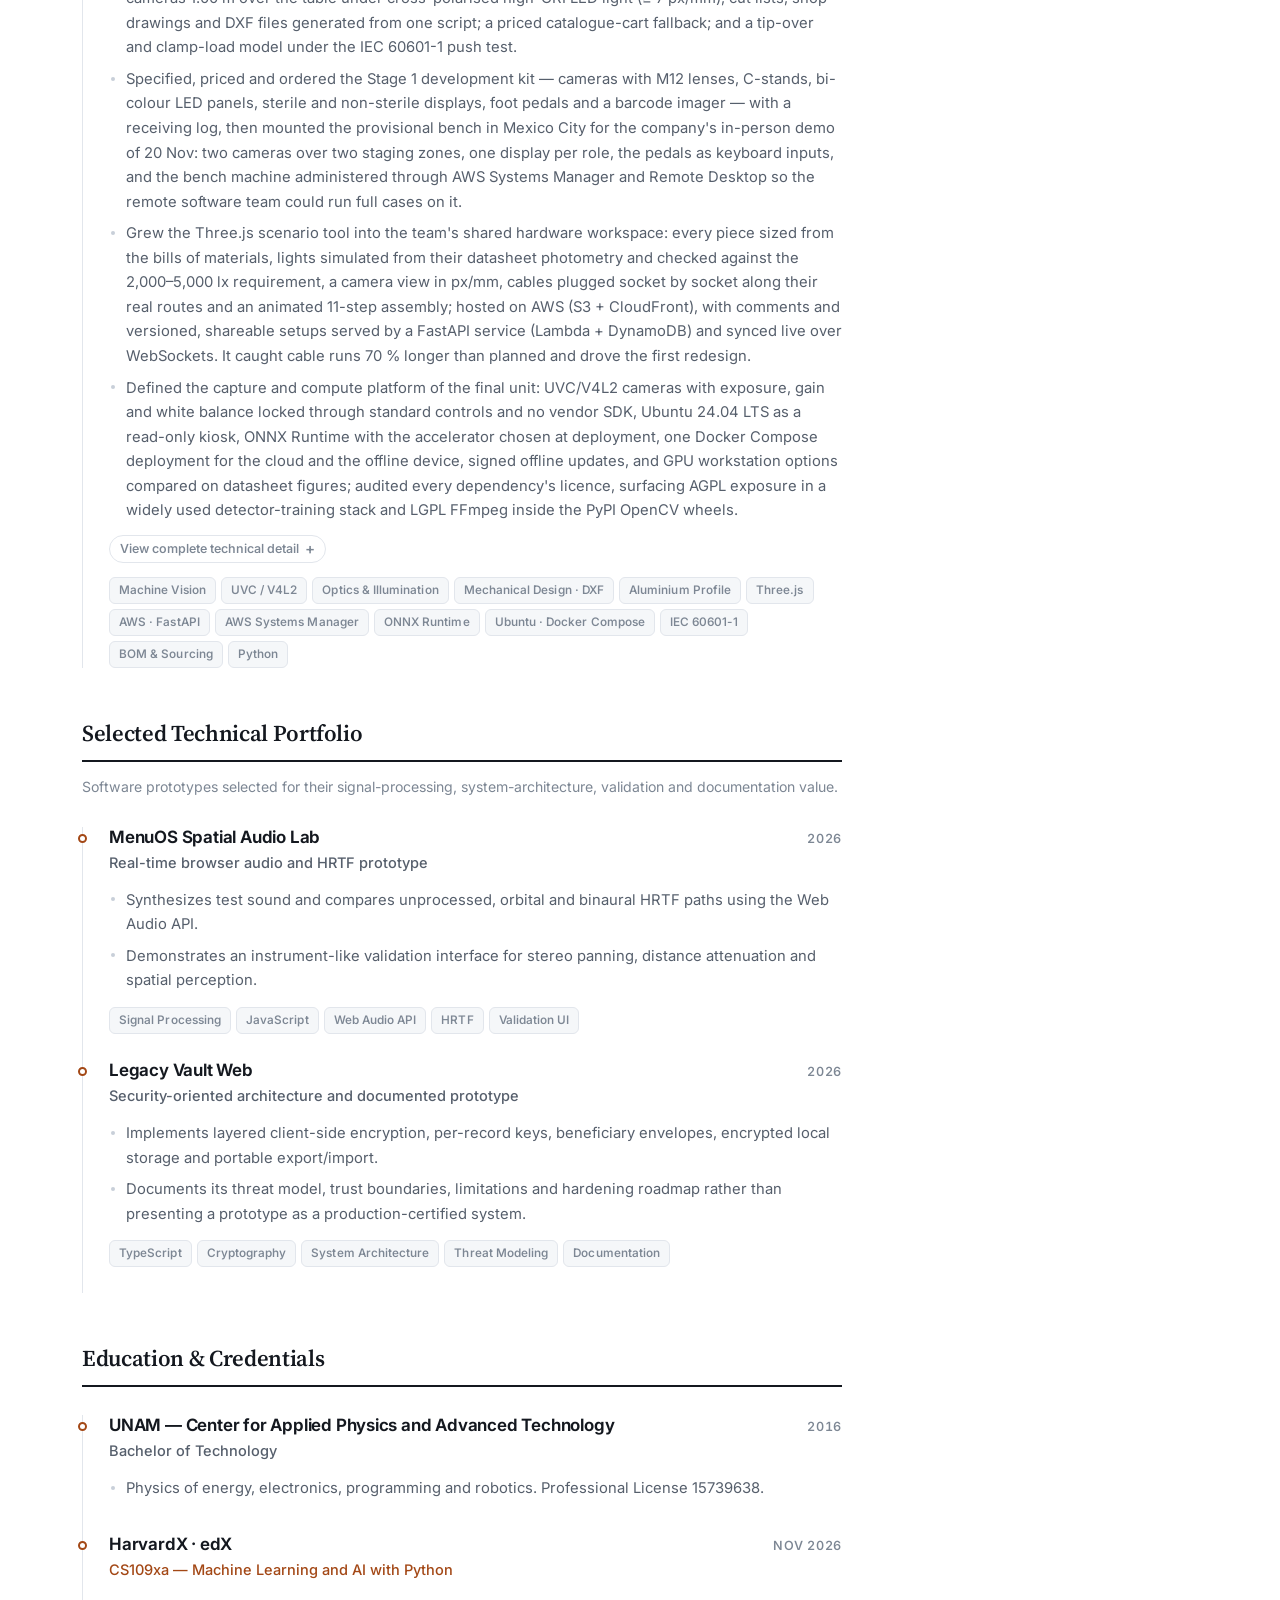
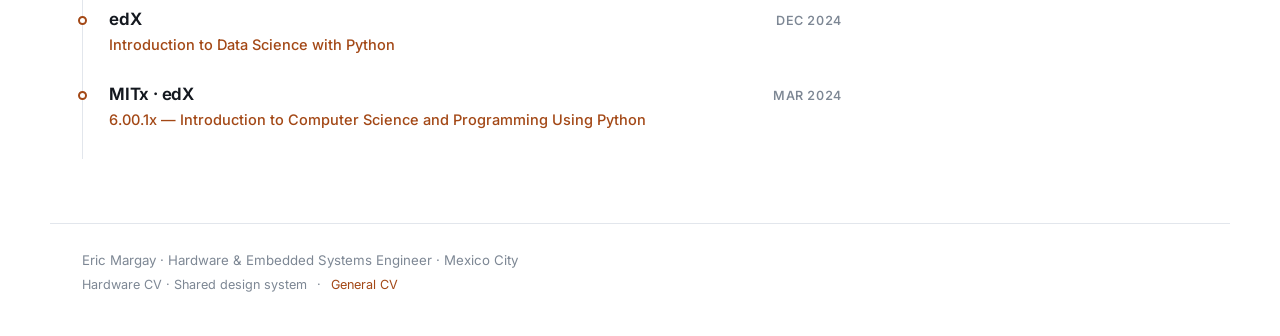
<file: HW/index.html>
<!DOCTYPE html>
<html lang="es" data-lang="es" data-variant="hardware"
    data-title-es="Eric Margay — Hardware y Sistemas Embebidos"
    data-title-en="Eric Margay — Hardware &amp; Embedded Systems">
<head>
    <meta charset="UTF-8">
    <meta name="viewport" content="width=device-width, initial-scale=1.0">
    <title>Eric Margay — Hardware y Sistemas Embebidos</title>
    <meta name="description" content="CV de Eric Margay enfocado en hardware, sistemas embebidos, visión por computadora, electrónica, instrumentación, conectividad, documentación técnica y desarrollo de producto.">
    <meta name="author" content="Eric Margay">
    <meta property="og:type" content="profile">
    <meta property="og:title" content="Eric Margay — Hardware y Sistemas Embebidos">
    <meta property="og:description" content="Electrónica, firmware, RF, cámaras y óptica para visión por computadora, instrumentación, sensores, conectividad, documentación técnica y desarrollo integral de producto.">
    <meta property="og:url" content="https://ericmargay.github.io/Curriculum_Vitae/HW/">
    <meta name="theme-color" content="#ffffff" media="(prefers-color-scheme: light)">
    <meta name="theme-color" content="#0e1116" media="(prefers-color-scheme: dark)">
    <link rel="icon" type="image/svg+xml" href="../favicon.svg">
    <link rel="preconnect" href="https://fonts.googleapis.com">
    <link rel="preconnect" href="https://fonts.gstatic.com" crossorigin>
    <link href="https://fonts.googleapis.com/css2?family=Inter:wght@300..800&family=Source+Serif+4:opsz,wght@8..60,400..700&display=swap" rel="stylesheet">
    <link href="../style.css" rel="stylesheet">
    <script>(function(){var d=document.documentElement;d.className+=(d.className?' ':'')+'js';try{var t=localStorage.getItem('cv-theme');if(t==='dark'||t==='light')d.setAttribute('data-theme',t);var l=localStorage.getItem('cv-lang');if(l!=='en'&&l!=='es')l=(navigator.language||'es').toLowerCase().indexOf('en')===0?'en':'es';d.setAttribute('data-lang',l);d.lang=l;}catch(e){}})();</script>
</head>
<body>
    <a class="skip-link" href="#main"><span class="en">Skip to content</span><span class="es">Saltar al contenido</span></a>
    <svg class="sprite" aria-hidden="true" focusable="false">
        <symbol id="i-mail" viewBox="0 0 24 24"><path d="M3 6.5A1.5 1.5 0 0 1 4.5 5h15A1.5 1.5 0 0 1 21 6.5v11a1.5 1.5 0 0 1-1.5 1.5h-15A1.5 1.5 0 0 1 3 17.5z"/><path d="m3.5 7 8.5 6 8.5-6"/></symbol>
        <symbol id="i-phone" viewBox="0 0 24 24"><path d="M6.5 3h3l1.5 4-2 1.5a12 12 0 0 0 5.5 5.5L16 12l4 1.5v3a2 2 0 0 1-2.2 2A16.5 16.5 0 0 1 3.5 5.2 2 2 0 0 1 5.5 3z"/></symbol>
        <symbol id="i-pin" viewBox="0 0 24 24"><path d="M12 21s7-6 7-11a7 7 0 1 0-14 0c0 5 7 11 7 11z"/><circle cx="12" cy="10" r="2.5"/></symbol>
        <symbol id="i-linkedin" viewBox="0 0 24 24"><rect x="3" y="3" width="18" height="18" rx="2"/><path d="M7 10v7M7 7v.01M11.5 17v-4a2.5 2.5 0 0 1 5 0v4"/></symbol>
        <symbol id="i-github" viewBox="0 0 24 24"><path d="M9 19c-4 1.4-4-2.1-6-2.6m12 5v-3.6a3.1 3.1 0 0 0-.9-2.4c2.9-.3 6-1.4 6-6.4a5 5 0 0 0-1.4-3.4 4.6 4.6 0 0 0-.1-3.5s-1.1-.3-3.6 1.4a12.3 12.3 0 0 0-6.4 0C6.1 2.1 5 2.4 5 2.4a4.6 4.6 0 0 0-.1 3.5A5 5 0 0 0 3.5 9.4c0 5 3 6.1 5.9 6.4a3.1 3.1 0 0 0-.9 2.4V22"/></symbol>
        <symbol id="i-sun" viewBox="0 0 24 24"><circle cx="12" cy="12" r="4.2"/><path d="M12 2v2.5M12 19.5V22M2 12h2.5M19.5 12H22M4.9 4.9l1.8 1.8M17.3 17.3l1.8 1.8M19.1 4.9l-1.8 1.8M6.7 17.3l-1.8 1.8"/></symbol>
        <symbol id="i-moon" viewBox="0 0 24 24"><path d="M20 14.5A8.5 8.5 0 0 1 9.5 4a8.5 8.5 0 1 0 10.5 10.5z"/></symbol>
        <symbol id="i-print" viewBox="0 0 24 24"><path d="M7 9V3h10v6M7 19H5a2 2 0 0 1-2-2v-5a2 2 0 0 1 2-2h14a2 2 0 0 1 2 2v5a2 2 0 0 1-2 2h-2"/><rect x="7" y="15" width="10" height="6" rx="1"/></symbol>
        <symbol id="i-link" viewBox="0 0 24 24"><path d="M10.5 13.5a4 4 0 0 0 5.7 0l3-3a4 4 0 0 0-5.7-5.7l-1.5 1.5"/><path d="M13.5 10.5a4 4 0 0 0-5.7 0l-3 3a4 4 0 0 0 5.7 5.7l1.5-1.5"/></symbol>
    </svg>
    <div class="progress" aria-hidden="true"><span id="progress-bar"></span></div>
    <header class="topbar"><div class="topbar__inner">
        <a class="topbar__brand" href="#top"><span class="topbar__brand-name">Digitalis Curriculum Vitae</span><span class="topbar__brand-role">Eric Margay · Hardware</span></a>
        <nav class="topbar__nav" id="section-nav" aria-label="Secciones"><a href="#experience"><span class="en">Experience</span><span class="es">Experiencia</span></a><a href="#independent"><span class="en">Freelance</span><span class="es">Independiente</span></a><a href="#portfolio"><span class="en">Portfolio</span><span class="es">Portafolio</span></a><a href="#education"><span class="en">Education</span><span class="es">Formación</span></a><a href="#skills"><span class="en">Skills</span><span class="es">Competencias</span></a></nav>
        <div class="topbar__actions"><div class="lang-switch" role="group" aria-label="Language / Idioma"><button type="button" data-set-lang="en">EN</button><button type="button" data-set-lang="es" aria-pressed="true">ES</button></div><button type="button" class="icon-btn" id="theme-toggle" aria-pressed="false"><svg class="icon icon--sun"><use href="#i-sun"/></svg><svg class="icon icon--moon"><use href="#i-moon"/></svg><span class="sr-only">Tema</span></button><button type="button" class="btn btn--ghost topbar__print" id="print-btn-top"><svg class="icon"><use href="#i-print"/></svg>PDF</button></div>
    </div></header>
    <main id="main">
        <section class="hero" id="top">
            <p class="hero__eyebrow"><span class="en">Mexico City · Hardware product development</span><span class="es">Ciudad de México · Desarrollo de producto y hardware</span></p>
            <h1 class="hero__name">Eric Margay</h1>
            <p class="hero__role"><span class="en">Hardware &amp; Embedded Systems Engineer · Product Development</span><span class="es">Ingeniero de Hardware y Sistemas Embebidos · Desarrollo de Producto</span></p>
            <p class="hero__summary en">Hardware and embedded-systems engineer with 7+ years turning product requirements into integrated, testable prototypes. Currently the freelance hardware engineer of Luma Prima, a medical machine-vision start-up: cameras, optics, cross-polarised illumination, mounting, compute platform and compliance path for an operating-room pilot, from the patent filing to the provisional bench built for the company's November demo and a modular aluminium-profile final bench designed to break down and fly. I combine electronics, PCB design, firmware, cameras and sensors with Raspberry Pi, ESP32, Python and C++, connecting devices through Bluetooth, Wi-Fi, RF/UWB, local APIs and cloud services. My experience includes signal processing, edge computing, computer-connected instrumentation, reverse engineering and build-versus-buy evaluation. I document architectures, interfaces, materials, configurations, test results, failure diagnostics and maintenance procedures to support reproducible installations, technical hand-off and certification activities.</p>
            <p class="hero__summary es">Ingeniero de hardware y sistemas embebidos con más de 7 años convirtiendo requisitos de producto en prototipos integrados y verificables. Actualmente ingeniero de hardware freelance de Luma Prima, una start-up de visión por computadora médica: cámaras, óptica, iluminación con polarización cruzada, montaje, plataforma de cómputo y ruta de cumplimiento para un piloto en quirófano, desde la solicitud de patente hasta el banco provisional armado para la demostración de noviembre de la empresa y un banco final modular de perfil de aluminio diseñado para desarmarse y viajar. Combino electrónica, diseño de PCB, firmware, cámaras y sensores con Raspberry Pi, ESP32, Python y C++, conectando dispositivos mediante Bluetooth, Wi‑Fi, RF/UWB, APIs locales y servicios en la nube. Tengo experiencia en procesamiento de señales, cómputo de punta, instrumentación conectada, ingeniería inversa y evaluación entre fabricar o integrar tecnología existente. Documento arquitecturas, interfaces, materiales, configuraciones, resultados de prueba, diagnóstico de fallas y procedimientos de mantenimiento para facilitar instalaciones reproducibles, transferencia técnica y actividades de certificación.</p>
            <ul class="contact"><li><svg class="icon"><use href="#i-mail"/></svg><a href="mailto:ericmargay@gmail.com">ericmargay@gmail.com</a></li><li><svg class="icon"><use href="#i-phone"/></svg><a href="tel:+525531147288">+52 55 3114 7288</a></li><li><svg class="icon"><use href="#i-pin"/></svg><span class="en">Mexico City, Mexico</span><span class="es">Ciudad de México, México</span></li><li><svg class="icon"><use href="#i-linkedin"/></svg><a href="https://www.linkedin.com/in/ericmargay" target="_blank" rel="noopener">LinkedIn</a></li><li><svg class="icon"><use href="#i-github"/></svg><a href="https://github.com/ericmargay" target="_blank" rel="noopener">GitHub</a></li></ul>
            <div class="hero__actions"><button type="button" class="btn btn--solid" id="print-btn"><svg class="icon"><use href="#i-print"/></svg><span class="en">Download PDF</span><span class="es">Descargar PDF</span></button><a class="btn btn--ghost" href="mailto:ericmargay@gmail.com"><svg class="icon"><use href="#i-mail"/></svg><span class="en">Discuss a project</span><span class="es">Hablemos de un proyecto</span></a><a class="btn btn--ghost" href="https://wa.me/525531147288?text=Gracias%20por%20llegar%20a%20trav%C3%A9s%20de%20mi%20CV%2C%20platiquemos%20de%20alg%C3%BAn%20proyecto" target="_blank" rel="noopener"><svg class="icon"><use href="#i-phone"/></svg>WhatsApp</a></div>
        </section>
        <div class="layout"><div class="layout__main">
            <section class="section" id="experience">
                <h2 class="section__title"><span class="en">Hardware &amp; Embedded Experience</span><span class="es">Experiencia en Hardware y Sistemas Embebidos</span></h2>
                <ol class="timeline">
                    <li class="entry"><div class="entry__head"><h3 class="entry__org">Ford Motor Company<span class="entry__org-sub"><span class="en">Automotive engineering analytics &amp; smart signaling prototype</span><span class="es">Analítica de ingeniería automotriz y prototipo de señalización inteligente</span></span></h3><p class="entry__date"><span class="en">Feb 2023 — Present</span><span class="es">Feb 2023 — Actualidad</span></p></div><p class="entry__role"><span class="en">Machine Learning Software Engineer · Hardware-adjacent systems</span><span class="es">Ingeniero de Software de Machine Learning · Sistemas vinculados con hardware</span></p><ul class="bullets"><li class="en">Build reliable Python analytics and interactive 2D/3D visualization systems for engineering workflows, with structured validation and reproducible outputs.</li><li class="es">Desarrollo sistemas confiables de analítica y visualización interactiva 2D/3D en Python para ingeniería, con validación estructurada y resultados reproducibles.</li><li class="en">Prototyped a control sub-module for smart signaling lighting in automotive use cases.</li><li class="es">Prototipé un submódulo de control para señalización lumínica inteligente en aplicaciones automotrices.</li></ul><details class="more"><summary><span class="en">View integration detail</span><span class="es">Ver detalle de integración</span></summary><ul class="bullets"><li class="en"><strong>Engineering data path:</strong> convert raw CAE PowerTrain simulation outputs into validated datasets, computed metrics and interactive visual results used by engineering teams.</li><li class="es"><strong>Ruta de datos de ingeniería:</strong> convierto resultados crudos de simulación CAE PowerTrain en datasets validados, métricas calculadas y resultados visuales interactivos usados por equipos de ingeniería.</li><li class="en"><strong>Reliability:</strong> use structured logging, reproducible runs and comparison against trusted reference datasets before releasing changes.</li><li class="es"><strong>Confiabilidad:</strong> utilizo logging estructurado, ejecuciones reproducibles y comparación contra datasets de referencia antes de liberar cambios.</li><li class="en"><strong>Hardware-oriented prototype:</strong> developed a control sub-module exploring programmable smart-lighting behavior for automotive signaling.</li><li class="es"><strong>Prototipo orientado a hardware:</strong> desarrollé un submódulo de control para explorar comportamiento programable de iluminación aplicada a señalización automotriz.</li></ul></details><ul class="tags"><li>Python</li><li>2D / 3D</li><li>CAE</li><li>Control Prototyping</li><li>Validation</li></ul></li>
                    <li class="entry"><div class="entry__head"><h3 class="entry__org">Lambda Mobility<span class="entry__org-sub"><span class="en">UWB real-time indoor positioning platform</span><span class="es">Plataforma UWB de posicionamiento en interiores en tiempo real</span></span></h3><p class="entry__date">May 2022 — 2024</p></div><p class="entry__role"><span class="en">Developer Engineer &amp; Co-Founder</span><span class="es">Ingeniero Desarrollador y Cofundador</span></p><ul class="bullets"><li class="en">Led end-to-end hardware and software development for real-time indoor tracking devices.</li><li class="es">Lideré el desarrollo integral de hardware y software para dispositivos de rastreo en interiores en tiempo real.</li><li class="en">Implemented sub-metre UWB positioning and trilateration firmware in MicroPython and C++, and designed the supporting electronics.</li><li class="es">Implementé posicionamiento UWB submétrico y firmware de trilateración en MicroPython y C++, además de diseñar la electrónica asociada.</li><li class="en">Connected embedded devices to a Django/WebSocket application for live visualization.</li><li class="es">Conecté dispositivos embebidos con una aplicación Django/WebSocket para visualización en vivo.</li></ul><details class="more"><summary><span class="en">View integration detail</span><span class="es">Ver detalle de integración</span></summary><ul class="bullets"><li class="en"><strong>Positioning system:</strong> used UWB radio measurements from distributed devices as the input to trilateration logic that estimated indoor position with sub-metre accuracy.</li><li class="es"><strong>Sistema de posicionamiento:</strong> utilicé mediciones de radio UWB provenientes de dispositivos distribuidos como entrada para lógica de trilateración con precisión submétrica.</li><li class="en"><strong>Embedded implementation:</strong> developed firmware in MicroPython and C++ and designed the electronics needed to acquire, process and transmit positioning data.</li><li class="es"><strong>Implementación embebida:</strong> desarrollé firmware en MicroPython y C++ y diseñé la electrónica necesaria para adquirir, procesar y transmitir datos de posición.</li><li class="en"><strong>Full-stack integration:</strong> streamed device positions through WebSockets into a Django application for live visualization and product demonstration.</li><li class="es"><strong>Integración completa:</strong> transmití posiciones mediante WebSockets hacia una aplicación Django para visualización en vivo y demostración del producto.</li></ul></details><ul class="tags"><li>PCB Design</li><li>UWB / RF</li><li>C++</li><li>MicroPython</li><li>WebSockets</li></ul></li>
                    <li class="entry"><div class="entry__head"><h3 class="entry__org"><a href="https://eumtech.com.mx/" target="_blank" rel="noopener">EUM Tech — Parking Tip / Walmart Engineering Bunkers</a><span class="entry__org-sub"><span class="en">Connected device control &amp; smart-signaling platform</span><span class="es">Plataforma de control de dispositivos y señalización inteligente</span></span></h3><p class="entry__date"><span class="en">Dec 2021 — Feb 2023</span><span class="es">Dic 2021 — Feb 2023</span></p></div><p class="entry__role"><span class="en">Developer Engineer · Connected hardware and control systems</span><span class="es">Ingeniero Desarrollador · Hardware conectado y sistemas de control</span></p><ul class="bullets"><li class="en">Extended and integrated the company API across four product lines, connecting physical devices with the web applications used to configure, control and monitor them.</li><li class="es">Extendí e integré la API de la empresa en cuatro líneas de producto, conectando dispositivos físicos con las aplicaciones web utilizadas para configurarlos, controlarlos y monitorearlos.</li><li class="en">Built an object-oriented Python sub-module that controlled smart signaling lights through serial-port communication with the device firmware.</li><li class="es">Construí un submódulo orientado a objetos en Python que controlaba señalización lumínica inteligente mediante comunicación por puerto serial con el firmware de los dispositivos.</li><li class="en">Implemented real-time WebSocket channels between JavaScript clients and Python services to stream device state and make hardware behavior visible to operators.</li><li class="es">Implementé canales WebSocket en tiempo real entre clientes JavaScript y servicios Python para transmitir el estado de los dispositivos y hacer visible su comportamiento a los operadores.</li><li class="en">Integrated the device layer with Django MVC applications, remote Linux servers, Apache and REST services, validating data correlation for a large retail account.</li><li class="es">Integré la capa de dispositivos con aplicaciones Django MVC, servidores Linux remotos, Apache y servicios REST, validando la correlación de datos para una cuenta de retail de gran escala.</li><li class="en">Documented Python and JavaScript modules in Jupyter Notebooks for internal hand-off, and trained six engineers on the development and support workflow.</li><li class="es">Documenté módulos de Python y JavaScript en Jupyter Notebooks para transferencia interna y capacité a seis ingenieros en el flujo de desarrollo y soporte.</li></ul><details class="more"><summary><span class="en">View integration detail</span><span class="es">Ver detalle de integración</span></summary><ul class="bullets"><li class="en"><strong>Hardware-to-application path:</strong> device firmware exposed state over serial communication; Python translated that interface into application-level commands and data; WebSockets then delivered live updates to JavaScript clients.</li><li class="es"><strong>Ruta hardware-aplicación:</strong> el firmware exponía su estado mediante comunicación serial; Python traducía esa interfaz a comandos y datos de aplicación; después WebSockets entregaba actualizaciones en vivo a clientes JavaScript.</li><li class="en"><strong>System integration:</strong> unified device control, REST APIs, Django services and customer-facing interfaces so the hardware operated as part of a complete product rather than as an isolated prototype.</li><li class="es"><strong>Integración de sistema:</strong> unifiqué control de dispositivos, APIs REST, servicios Django e interfaces para clientes para que el hardware operara como parte de un producto completo y no como un prototipo aislado.</li><li class="en"><strong>Deployment and support:</strong> promoted staging systems into production, administered remote servers through SSH, investigated data-correlation issues and provided technical support on delivered systems.</li><li class="es"><strong>Despliegue y soporte:</strong> promoví sistemas de staging a producción, administré servidores remotos por SSH, investigué problemas de correlación de datos y proporcioné soporte técnico sobre sistemas entregados.</li></ul></details><ul class="tags"><li>Python</li><li>Serial</li><li>Firmware Integration</li><li>Smart Lighting</li><li>WebSockets</li><li>REST API</li><li>Django</li><li>Linux</li><li>Documentation</li></ul></li>
                    <li class="entry"><div class="entry__head"><h3 class="entry__org"><a href="https://riiit.com.mx/" target="_blank" rel="noopener">RIIIT Research</a><span class="entry__org-sub"><span class="en">Raspberry Pi biodiesel-reactor control system</span><span class="es">Sistema de control para reactor de biodiésel con Raspberry Pi</span></span></h3><p class="entry__date">2022</p></div><p class="entry__role"><span class="en">Embedded control contributor · Peer-reviewed publication</span><span class="es">Colaborador en control embebido · Publicación arbitrada</span></p><ul class="bullets"><li class="en">Designed a Raspberry Pi sensing and control layer regulating reaction temperature and stirring speed in a biodiesel reactor.</li><li class="es">Diseñé una capa de sensado y control con Raspberry Pi para regular temperatura y velocidad de agitación en un reactor de biodiésel.</li></ul><details class="more"><summary><span class="en">View integration detail</span><span class="es">Ver detalle de integración</span></summary><ul class="bullets"><li class="en"><strong>Instrumentation:</strong> connected sensing and actuation around the reactor so temperature and stirring behavior could be observed and controlled programmatically.</li><li class="es"><strong>Instrumentación:</strong> conecté sensado y actuación alrededor del reactor para observar y controlar por software la temperatura y la agitación.</li><li class="en"><strong>Control layer:</strong> used Raspberry Pi as the central controller linking physical measurements, control decisions and operating outputs.</li><li class="es"><strong>Capa de control:</strong> utilicé Raspberry Pi como controlador central para vincular mediciones físicas, decisiones de control y salidas operativas.</li><li class="en"><strong>Academic hand-off:</strong> documented the embedded contribution for a master's thesis and the resulting peer-reviewed publication.</li><li class="es"><strong>Transferencia académica:</strong> documenté la contribución embebida para una tesis de maestría y la publicación arbitrada resultante.</li></ul></details><ul class="tags"><li>Instrumentation</li><li>Control Systems</li><li>Raspberry Pi</li><li>Mechatronics</li></ul></li>
                    <li class="entry"><div class="entry__head"><h3 class="entry__org"><a href="https://www.linkedin.com/company/grupo-waltem-protecci%C3%B3n-y-salud/" target="_blank" rel="noopener">Waltem Health</a><span class="entry__org-sub"><span class="en">Portable automated-health kiosk</span><span class="es">Kiosco portátil automatizado de salud</span></span></h3><p class="entry__date">Sep 2019 — Feb 2020</p></div><p class="entry__role"><span class="en">Developer Engineer · Sensors, embedded communications and cloud integration</span><span class="es">Ingeniero Desarrollador · Sensores, comunicaciones embebidas e integración con la nube</span></p>
                        <ul class="bullets"><li class="en">Developed a portable self-service kiosk intended for communities with limited access to physicians. A guided UI led each person through a short session using contact sensors and cameras to collect multiple health-related measurements.</li><li class="es">Desarrollé un kiosco portátil de autoservicio para comunidades con acceso limitado a médicos. Una interfaz guiaba a cada persona durante una sesión breve con sensores de contacto y cámaras para obtener múltiples mediciones relacionadas con la salud.</li><li class="en">Implemented Python signal-processing pipelines for ECG and other sensor streams: input validation, noise and artefact filtering, normalization, time-window segmentation, feature extraction and packaging of clean measurements for downstream analysis.</li><li class="es">Implementé pipelines de procesamiento de señales en Python para ECG y otros sensores: validación de entrada, filtrado de ruido y artefactos, normalización, segmentación en ventanas temporales, extracción de características y empaquetado de mediciones limpias para su análisis.</li><li class="en">Integrated cameras selected for the kiosk workflow with contact sensors used to capture variables such as oxygen saturation, heart rate and body-shape information while the UI instructed the user where to sit, place their hands and face the imaging system.</li><li class="es">Integré cámaras seleccionadas para el flujo del kiosco con sensores de contacto usados para capturar variables como oxigenación, pulso cardiaco e información de la figura corporal, mientras la interfaz indicaba dónde sentarse, colocar las manos y ubicarse frente al sistema de imagen.</li><li class="en">Built the Raspberry Pi application that consolidated measurements and fed an internal API-backed web platform. The backend stored and retrieved sessions and supplied the variables to an ML model trained on data from healthy people and people with diagnosed conditions to return health and disease probability estimates.</li><li class="es">Construí la aplicación en Raspberry Pi que consolidaba las mediciones y alimentaba una plataforma web con API interna. El backend almacenaba y consultaba sesiones, y proporcionaba las variables a un modelo de ML entrenado con datos de personas sanas y con enfermedades diagnosticadas para devolver aproximaciones probabilísticas de salud y enfermedad.</li><li class="en">Designed connectivity for uneven infrastructure: local device communication plus cloud synchronization over Wi-Fi where available and satellite connectivity for remote deployments.</li><li class="es">Diseñé la conectividad para infraestructura desigual: comunicación local entre dispositivos y sincronización con la nube mediante Wi‑Fi donde estaba disponible o conexión satelital en instalaciones remotas.</li></ul>
                        <details class="more"><summary><span class="en">View complete technical detail</span><span class="es">Ver detalle técnico completo</span></summary><ul class="bullets"><li class="en"><strong>Build-versus-integrate analysis:</strong> surveyed existing commercial measurement devices and compared cost, interfaces, data access and implementation constraints to decide when to manufacture a subsystem and when to adapt available equipment.</li><li class="es"><strong>Análisis fabricar-versus-integrar:</strong> estudié dispositivos comerciales de medición y comparé costo, interfaces, acceso a datos y restricciones para decidir cuándo fabricar un subsistema y cuándo adaptar tecnología existente.</li><li class="en"><strong>Device reverse engineering:</strong> read signals and data from existing electronic circuits, interpreted and converted their formats, and made otherwise isolated instruments communicate with the kiosk.</li><li class="es"><strong>Ingeniería inversa de dispositivos:</strong> leí señales y datos provenientes de circuitos electrónicos existentes, interpreté y convertí sus formatos e hice que instrumentos originalmente aislados se comunicaran con el kiosco.</li><li class="en"><strong>Embedded gateway:</strong> used ESP32 modules to acquire and transmit device data over Bluetooth or Wi-Fi according to the interface and deployment need, with Raspberry Pi acting as the local coordinator and edge-compute gateway.</li><li class="es"><strong>Gateway embebido:</strong> utilicé módulos ESP32 para adquirir y transmitir datos por Bluetooth o Wi‑Fi según la interfaz y la necesidad de instalación, con Raspberry Pi como coordinador local y gateway de cómputo de punta.</li><li class="en"><strong>End-to-end data path:</strong> measurements moved from sensors and cameras through local validation and conversion, into the kiosk application, through the internal API and backend, and finally into model inference and the UI response.</li><li class="es"><strong>Ruta de datos de punta a punta:</strong> las mediciones pasaban de sensores y cámaras por validación y conversión local, a la aplicación del kiosco, después por la API interna y el backend, y finalmente a inferencia del modelo y respuesta en la interfaz.</li><li class="en"><strong>Documentation and service:</strong> documented system architecture, interfaces, device configurations, communication flows, recurring failures, diagnostic procedures and corrective actions so engineering and field teams could reproduce installation and maintenance work.</li><li class="es"><strong>Documentación y servicio:</strong> documenté arquitectura, interfaces, configuración de dispositivos, flujos de comunicación, fallas recurrentes, procedimientos de diagnóstico y acciones correctivas para que ingeniería y campo reprodujeran instalación y mantenimiento.</li><li class="en"><strong>Certification support:</strong> organized device and process information, component records, operating procedures and verification evidence needed for technical review and certification activities, coordinating the engineering inputs rather than claiming final regulatory approval.</li><li class="es"><strong>Apoyo a certificación:</strong> organicé información de dispositivos y procesos, registros de componentes, procedimientos de operación y evidencia de verificación necesaria para revisión técnica y actividades de certificación, coordinando insumos de ingeniería sin atribuirme la aprobación regulatoria final.</li></ul></details>
                        <ul class="tags"><li>ECG</li><li>Signal Processing</li><li>Python</li><li>Raspberry Pi</li><li>ESP32</li><li>Cameras</li><li>Bluetooth</li><li>Wi‑Fi</li><li>Satellite</li><li>REST API</li><li>Machine Learning</li><li>Reverse Engineering</li><li>Documentation</li></ul>
                    </li>
                </ol>
            </section>

            <section class="section" id="independent"><h2 class="section__title"><span class="en">Independent Work</span><span class="es">Trabajo Independiente</span></h2><p class="section__note"><span class="en">Freelance engagements for international clients, delivered remotely from Mexico City.</span><span class="es">Proyectos freelance para clientes internacionales, realizados de forma remota desde la Ciudad de México.</span></p>
                <ol class="timeline">
                    <li class="entry"><div class="entry__head"><h3 class="entry__org">Luma Prima, Inc.<span class="entry__org-sub"><span class="en">Machine-vision surgical-instrument reconciliation for the operating room</span><span class="es">Reconciliación de instrumental quirúrgico por visión por computadora para el quirófano</span></span></h3><p class="entry__date"><span class="en">Sep 2026 — Present</span><span class="es">Sep 2026 — Actualidad</span></p></div><p class="entry__role"><span class="en">Freelance Hardware Engineer — Image Acquisition · Cambridge, MA (remote from Mexico City)</span><span class="es">Ingeniero de Hardware Freelance — Adquisición de Imagen · Cambridge, MA (remoto desde la Ciudad de México)</span></p><ul class="bullets"><li class="en">Own the hardware track of a machine-vision system that photographs surgical instruments as they enter and leave the sterile field and keeps a running reconciliation count: camera, lens, illumination, filtering and mounting selection with a written rationale covering resolution at the working distance, field of view, depth of field, motion blur and specular reflection from polished stainless steel.</li><li class="es">Soy responsable de la parte de hardware de un sistema de visión por computadora que fotografía el instrumental quirúrgico al entrar y salir del campo estéril y mantiene un conteo de reconciliación en tiempo real: selección de cámara, lente, iluminación, filtrado y montaje con justificación escrita de resolución a la distancia de trabajo, campo de visión, profundidad de campo, desenfoque por movimiento y reflejo especular del acero inoxidable pulido.</li><li class="en">Turned a 69-page patent filing and a kick-off brief into a ten-document research package in three weeks: requirements per stage traced to the patent, operating-room layout and wiring, six tiered bills of materials, cross-border sourcing, standards and a risk register (IEC 60601-1 / -1-2, sterile-field practice), compute platform and OS hardening, installation and signed offline updates, a bench plan and the open questions — plus five architecture decision records adopted on the team's template.</li><li class="es">Convertí una solicitud de patente de 69 páginas y el brief de arranque en un paquete de investigación de diez documentos en tres semanas: requisitos por etapa trazados a la patente, distribución y cableado del quirófano, seis listas de materiales en tres niveles, abastecimiento entre dos países, normas y registro de riesgos (IEC 60601-1 / -1-2, práctica de campo estéril), plataforma de cómputo y endurecimiento del sistema operativo, instalación y actualizaciones firmadas sin red, plan de banco y preguntas abiertas — más cinco registros de decisiones de arquitectura adoptados en la plantilla del equipo.</li><li class="en">Took the hardware from a standalone staging station to a compact mast unit clamped to the hospital's own instrument table, and then to the final bench (plan A, Nov 2026): a modular 45 × 45 mm aluminium-profile mast with nothing welded and no piece over 1.05 m, so it breaks down and flies; cameras 1.00 m over the table under cross-polarised high-CRI LED light (≥ 7 px/mm); cut lists, shop drawings and DXF files generated from one script; a priced catalogue-cart fallback; and a tip-over and clamp-load model under the IEC 60601-1 push test.</li><li class="es">Llevé el hardware de una estación de conteo independiente a una unidad de mástil compacta sujeta a la propia mesa de instrumental del hospital, y de ahí al banco final (plan A, nov 2026): un mástil modular de perfil de aluminio de 45 × 45 mm sin soldaduras y sin piezas de más de 1.05 m, para desarmarlo y viajar en avión; cámaras a 1.00 m sobre la mesa con luz LED de alto CRI y polarización cruzada (≥ 7 px/mm); listas de corte, planos de taller y archivos DXF generados desde un solo script; un respaldo cotizado con carro de catálogo; y un modelo de volcadura y de carga en las abrazaderas bajo la prueba de empuje de IEC 60601-1.</li><li class="en">Specified, priced and ordered the Stage 1 development kit — cameras with M12 lenses, C-stands, bi-colour LED panels, sterile and non-sterile displays, foot pedals and a barcode imager — with a receiving log, then mounted the provisional bench in Mexico City for the company's in-person demo of 20 Nov: two cameras over two staging zones, one display per role, the pedals as keyboard inputs, and the bench machine administered through AWS Systems Manager and Remote Desktop so the remote software team could run full cases on it.</li><li class="es">Especifiqué, coticé y pedí el kit de desarrollo de la Etapa 1 — cámaras con lentes M12, C-stands, paneles LED bicolor, monitores para el lado estéril y no estéril, pedales y lector de códigos — con bitácora de recepción, y monté el banco provisional en la Ciudad de México para la demostración presencial de la empresa del 20 de noviembre: dos cámaras sobre dos zonas de conteo, un monitor por rol, los pedales como entradas de teclado y la computadora del banco administrada con AWS Systems Manager y Escritorio Remoto para que el equipo de software remoto corriera casos completos en ella.</li><li class="en">Grew the Three.js scenario tool into the team's shared hardware workspace: every piece sized from the bills of materials, lights simulated from their datasheet photometry and checked against the 2,000–5,000 lx requirement, a camera view in px/mm, cables plugged socket by socket along their real routes and an animated 11-step assembly; hosted on AWS (S3 + CloudFront), with comments and versioned, shareable setups served by a FastAPI service (Lambda + DynamoDB) and synced live over WebSockets. It caught cable runs 70 % longer than planned and drove the first redesign.</li><li class="es">Convertí la herramienta de escenarios en Three.js en el espacio de trabajo de hardware compartido del equipo: cada pieza dimensionada desde las listas de materiales, luces simuladas con la fotometría de su hoja de datos y verificadas contra el requisito de 2,000–5,000 lx, una vista de cámara en px/mm, cables conectados enchufe por enchufe a lo largo de su ruta real y un ensamble animado en 11 pasos; alojada en AWS (S3 + CloudFront), con comentarios y configuraciones versionadas y compartibles servidas por un servicio FastAPI (Lambda + DynamoDB) y sincronizadas en vivo por WebSockets. Detectó tendidos de cable 70 % más largos que el plan y motivó el primer rediseño.</li><li class="en">Defined the capture and compute platform of the final unit: UVC/V4L2 cameras with exposure, gain and white balance locked through standard controls and no vendor SDK, Ubuntu 24.04 LTS as a read-only kiosk, ONNX Runtime with the accelerator chosen at deployment, one Docker Compose deployment for the cloud and the offline device, signed offline updates, and GPU workstation options compared on datasheet figures; audited every dependency's licence, surfacing AGPL exposure in a widely used detector-training stack and LGPL FFmpeg inside the PyPI OpenCV wheels.</li><li class="es">Definí la plataforma de captura y cómputo de la unidad final: cámaras UVC/V4L2 con exposición, ganancia y balance de blancos bloqueados mediante controles estándar y sin SDK del fabricante, Ubuntu 24.04 LTS como kiosco de solo lectura, ONNX Runtime con el acelerador elegido al desplegar, un mismo despliegue Docker Compose para la nube y el equipo sin conexión, actualizaciones firmadas sin red y opciones de estación de trabajo con GPU comparadas con cifras de hoja de datos; audité la licencia de cada dependencia, detectando exposición a AGPL en un stack de entrenamiento de detectores muy usado y FFmpeg LGPL dentro de los wheels de OpenCV en PyPI.</li></ul><details class="more"><summary><span class="en">View complete technical detail</span><span class="es">Ver detalle técnico completo</span></summary><ul class="bullets"><li class="en"><strong>Two pointers on one computer:</strong> bound each input device to a role by its physical USB port with udev rules, a Python evdev controller that grabs the device exclusively and publishes role-tagged events, and both pointers drawn by the interface — the sterile and non-sterile Accept of the patent on a single machine.</li><li class="es"><strong>Dos punteros en una sola computadora:</strong> ligué cada dispositivo de entrada a un rol por su puerto USB físico con reglas udev, un controlador Python evdev que toma el dispositivo en exclusiva y publica eventos con rol, y ambos punteros dibujados por la interfaz — el Aceptar estéril y no estéril de la patente en una sola máquina.</li><li class="en"><strong>Electrical safety path:</strong> commodity IT behind one medical-grade isolation transformer with one hospital-grade plug, leakage and earth measured on the bench, hospital biomedical-engineering inspection as a gate, floor-standing masts and ceiling arms evaluated and rejected against a ten-second clearing requirement.</li><li class="es"><strong>Ruta de seguridad eléctrica:</strong> equipo de TI común detrás de un transformador de aislamiento grado médico con una sola clavija grado hospital, fuga y tierra medidas en banco, inspección de ingeniería biomédica del hospital como compuerta, mástiles de piso y brazos de techo evaluados y descartados frente al requisito de despeje en diez segundos.</li><li class="en"><strong>Procurement and sourcing:</strong> six bills of materials in three price tiers generated from one data source so totals cannot drift, an itemised quote in three approval blocks with lead times, tier per line, import / tax / contingency uplifts and a dated reference-frame plan; two-country sourcing with domestic purchase on each side so no hardware crosses a border; a price-list page where every row carries its order-link status from an automated checker and an eight-point validation.</li><li class="es"><strong>Compras y abastecimiento:</strong> seis listas de materiales en tres niveles de precio generadas desde una sola fuente de datos para que los totales no diverjan, una cotización detallada en tres bloques de aprobación con tiempos de entrega, nivel por línea, recargos de importación / impuestos / contingencia y un plan de fotos de referencia con fechas; abastecimiento en dos países con compra local de cada lado para que ningún hardware cruce la frontera; una página de precios donde cada partida lleva el estado de su liga de compra, revisado por un verificador automático, y una validación de ocho puntos.</li><li class="en"><strong>Deployment and recovery:</strong> CUDA / TensorRT or OpenVINO chosen per device, images delivered from git by a single command or as signed offline bundles, and pre-imaged spare boot drives as physical backups.</li><li class="es"><strong>Despliegue y recuperación:</strong> CUDA / TensorRT u OpenVINO elegido por equipo, imágenes entregadas desde git con un solo comando o como paquetes firmados sin conexión, y discos de arranque de repuesto pre-imaginados como respaldo físico.</li><li class="en"><strong>Photographs to models:</strong> a Meshy API pipeline that turns product photographs into true-scale models packed to about 1 MB (meshopt), with every part tagged by its function and joint so casters swivel, wheels roll and locks loosen as in the real product; third-party models handled by licence, with CC BY-NC assets kept out of anything the client sees.</li><li class="es"><strong>De fotografías a modelos:</strong> un pipeline con la API de Meshy que convierte fotografías de producto en modelos a escala real de alrededor de 1 MB (meshopt), con cada parte etiquetada por su función y su articulación para que las rodajas giren, las ruedas rueden y los seguros se aflojen como en el producto real; modelos de terceros manejados según su licencia, sin activos CC BY-NC en nada que vea el cliente.</li><li class="en"><strong>Traceability:</strong> the confidential patent filing rendered locally as an anchored web page, and every piece, BOM row and finding resolving its references — patent paragraph, requirement, ADR, standard or meeting — to the source text, kept out of git and of the hosted copy.</li><li class="es"><strong>Trazabilidad:</strong> la solicitud de patente confidencial convertida localmente en una página web con anclas, y cada pieza, partida y hallazgo resolviendo sus referencias — párrafo de la patente, requisito, ADR, norma o reunión — al texto fuente, fuera de git y de la copia alojada.</li><li class="en"><strong>Decision records:</strong> every team weekly and client call turned into a record of what was decided, by whom, where in the transcript and what it changes in the hardware, correcting the AI-generated notes against the transcript — seven records from 28 Sep to 16 Nov, alongside 15 merged pull requests to the company's repository.</li><li class="es"><strong>Registros de decisiones:</strong> cada reunión semanal del equipo y cada llamada con el cliente convertidas en un registro de qué se decidió, quién, en qué punto de la transcripción y qué cambia en el hardware, corrigiendo las notas generadas por IA contra la transcripción — siete registros del 28 de septiembre al 16 de noviembre, junto con 15 pull requests integrados al repositorio de la empresa.</li><li class="en"><strong>Working with the architecture:</strong> reviewed the team's architecture pack (ports and adapters, on-device inference ADR, Compose device profile), wrote the camera-class and mount decision statements, and delivered a data-driven working model where a changed assumption recomputes the bills of materials, purchase gates and ADR health — all documentation bilingual, English and Spanish.</li><li class="es"><strong>Trabajo con la arquitectura:</strong> revisé el paquete de arquitectura del equipo (puertos y adaptadores, ADR de inferencia en el dispositivo, perfil Compose del equipo), redacté las posturas de decisión sobre clase de cámara y montaje, y entregué un modelo de trabajo basado en datos donde un supuesto que cambia recalcula listas de materiales, compuertas de compra y vigencia de los ADR — toda la documentación bilingüe, inglés y español.</li></ul></details><ul class="tags"><li>Machine Vision</li><li>UVC / V4L2</li><li>Optics &amp; Illumination</li><li>Mechanical Design · DXF</li><li>Aluminium Profile</li><li>Three.js</li><li>AWS · FastAPI</li><li>AWS Systems Manager</li><li>ONNX Runtime</li><li>Ubuntu · Docker Compose</li><li>IEC 60601-1</li><li>BOM &amp; Sourcing</li><li>Python</li></ul></li>
                </ol>
            </section>
            <section class="section" id="portfolio"><h2 class="section__title"><span class="en">Selected Technical Portfolio</span><span class="es">Portafolio Técnico Seleccionado</span></h2><p class="section__note"><span class="en">Software prototypes selected for their signal-processing, system-architecture, validation and documentation value.</span><span class="es">Prototipos seleccionados por su valor en procesamiento de señales, arquitectura de sistemas, validación y documentación.</span></p><ol class="timeline timeline--compact"><li class="entry"><div class="entry__head"><h3 class="entry__org"><a href="https://github.com/ericmargay/menuos-spatial-audio-lab" target="_blank" rel="noopener">MenuOS Spatial Audio Lab</a></h3><p class="entry__date">2026</p></div><p class="entry__role"><span class="en">Real-time browser audio and HRTF prototype</span><span class="es">Prototipo de audio en tiempo real y HRTF en navegador</span></p><ul class="bullets"><li class="en">Synthesizes test sound and compares unprocessed, orbital and binaural HRTF paths using the Web Audio API.</li><li class="es">Sintetiza sonido de prueba y compara rutas sin procesar, orbitales y binaurales HRTF mediante Web Audio API.</li><li class="en">Demonstrates an instrument-like validation interface for stereo panning, distance attenuation and spatial perception.</li><li class="es">Demuestra una interfaz de validación similar a un instrumento para paneo estéreo, atenuación por distancia y percepción espacial.</li></ul><ul class="tags"><li>Signal Processing</li><li>JavaScript</li><li>Web Audio API</li><li>HRTF</li><li>Validation UI</li></ul></li><li class="entry"><div class="entry__head"><h3 class="entry__org"><a href="https://github.com/ericmargay/life_vault" target="_blank" rel="noopener">Legacy Vault Web</a></h3><p class="entry__date">2026</p></div><p class="entry__role"><span class="en">Security-oriented architecture and documented prototype</span><span class="es">Arquitectura orientada a seguridad y prototipo documentado</span></p><ul class="bullets"><li class="en">Implements layered client-side encryption, per-record keys, beneficiary envelopes, encrypted local storage and portable export/import.</li><li class="es">Implementa cifrado por capas en cliente, claves por registro, sobres para beneficiarios, almacenamiento local cifrado y exportación/importación portátil.</li><li class="en">Documents its threat model, trust boundaries, limitations and hardening roadmap rather than presenting a prototype as a production-certified system.</li><li class="es">Documenta modelo de amenazas, límites de confianza, limitaciones y ruta de robustecimiento sin presentar el prototipo como sistema certificado para producción.</li></ul><ul class="tags"><li>TypeScript</li><li>Cryptography</li><li>System Architecture</li><li>Threat Modeling</li><li>Documentation</li></ul></li></ol></section>
            <section class="section" id="education"><h2 class="section__title"><span class="en">Education &amp; Credentials</span><span class="es">Formación y Credenciales</span></h2><ol class="timeline timeline--compact"><li class="entry"><div class="entry__head"><h3 class="entry__org"><span class="en">UNAM — Center for Applied Physics and Advanced Technology</span><span class="es">UNAM — Centro de Física Aplicada y Tecnología Avanzada</span></h3><p class="entry__date">2016</p></div><p class="entry__role"><span class="en">Bachelor of Technology</span><span class="es">Licenciatura en Tecnología</span></p><ul class="bullets"><li class="en">Physics of energy, electronics, programming and robotics. Professional License 15739638.</li><li class="es">Física de la energía, electrónica, programación y robótica. Cédula Profesional 15739638.</li></ul></li><li class="entry"><div class="entry__head"><h3 class="entry__org">HarvardX · edX</h3><p class="entry__date">Nov 2026</p></div><p class="entry__role"><a href="https://courses.edx.org/certificates/5517ced34969468f896e629d7a69f8bf" target="_blank" rel="noopener">CS109xa — Machine Learning and AI with Python</a></p></li><li class="entry"><div class="entry__head"><h3 class="entry__org">edX</h3><p class="entry__date"><span class="en">Dec 2024</span><span class="es">Dic 2024</span></p></div><p class="entry__role"><a href="https://courses.edx.org/certificates/846cb3393f244650b7f9859f1d517a48" target="_blank" rel="noopener">Introduction to Data Science with Python</a></p></li><li class="entry"><div class="entry__head"><h3 class="entry__org">MITx · edX</h3><p class="entry__date">Mar 2024</p></div><p class="entry__role"><a href="https://courses.edx.org/certificates/3fa06712cd6d4a958d91b57e9aebf2d1" target="_blank" rel="noopener">6.00.1x — Introduction to Computer Science and Programming Using Python</a></p></li></ol></section>
        </div><aside class="layout__aside">
            <section class="card" id="skills"><h2 class="card__title"><span class="en">Hardware Capabilities</span><span class="es">Competencias de Hardware</span></h2>
                <div class="skill-group"><h3><span class="en">Electronics &amp; embedded</span><span class="es">Electrónica y embebidos</span></h3><p>Raspberry Pi · ESP32 · Atmel / ATTINY · C++ · MicroPython · Firmware integration · GPIO · Serial interfaces · Sensors · Actuators · Instrumentation</p></div>
                <div class="skill-group"><h3><span class="en">PCB &amp; prototyping</span><span class="es">PCB y prototipado</span></h3><p>KiCad · Eagle · EasyEDA · Arduino IDE · PCB design · Component selection · Circuit analysis · Bench testing · Rapid prototyping · Reverse engineering</p></div>
                <div class="skill-group"><h3><span class="en">Sensing, signals &amp; imaging</span><span class="es">Sensado, señales e imagen</span></h3><p><span class="en">ECG and contact sensors · Camera integration · Data acquisition · Input validation · Noise and artefact filtering · Normalization · Time-window segmentation · Feature extraction</span><span class="es">ECG y sensores de contacto · Integración de cámaras · Adquisición de datos · Validación de entrada · Filtrado de ruido y artefactos · Normalización · Segmentación temporal · Extracción de características</span></p></div>
                <div class="skill-group"><h3><span class="en">Wireless &amp; device communication</span><span class="es">Comunicación inalámbrica y de dispositivos</span></h3><p>Bluetooth / BLE · Wi-Fi · UWB / RF · Satellite connectivity · Serial · HTTP / REST · WebSockets · Device gateways · Real-time telemetry</p></div>
                <div class="skill-group"><h3><span class="en">Edge, backend &amp; data</span><span class="es">Cómputo de punta, backend y datos</span></h3><p><span class="en">Python · Linux · Raspberry Pi edge compute · Local APIs · Django · Node.js · Cloud synchronization · Azure · Offline operation · Docker · PostgreSQL / SQL · Machine Learning integration</span><span class="es">Python · Linux · Cómputo de punta con Raspberry Pi · APIs locales · Django · Node.js · Sincronización con la nube · Azure · Operación sin conexión · Docker · PostgreSQL / SQL · Integración de Machine Learning</span></p></div>
                <div class="skill-group"><h3><span class="en">System integration</span><span class="es">Integración de sistemas</span></h3><p><span class="en">Hardware/software interfaces · Build-versus-buy evaluation · Commercial-device adaptation · End-to-end data paths · Deployment · Remote diagnostics · Failure analysis · Maintenance hand-off</span><span class="es">Interfaces hardware/software · Evaluación fabricar-versus-comprar · Adaptación de dispositivos comerciales · Rutas de datos de punta a punta · Despliegue · Diagnóstico remoto · Análisis de fallas · Transferencia a mantenimiento</span></p></div>
                <div class="skill-group"><h3><span class="en">Product documentation &amp; verification</span><span class="es">Documentación y verificación de producto</span></h3><p><span class="en">Requirements · System architecture · BOM · Schematics · Interface specifications · Configuration records · Test protocols · Verification evidence · Installation and maintenance procedures · Change control · Certification support</span><span class="es">Requisitos · Arquitectura de sistema · BOM · Esquemáticos · Especificaciones de interfaz · Registros de configuración · Protocolos de prueba · Evidencia de verificación · Procedimientos de instalación y mantenimiento · Control de cambios · Apoyo a certificación</span></p></div>
            </section>
            <section class="card" id="languages"><h2 class="card__title"><span class="en">Languages</span><span class="es">Idiomas</span></h2><ul class="plain"><li><strong><span class="en">Spanish</span><span class="es">Español</span></strong><span class="muted"><span class="en">Native</span><span class="es">Nativo</span></span></li><li><strong><span class="en">English</span><span class="es">Inglés</span></strong><span class="muted"><span class="en">Professional working proficiency</span><span class="es">Competencia profesional</span></span></li></ul></section>
            <section class="card" id="awards"><h2 class="card__title"><span class="en">Awards &amp; Recognition</span><span class="es">Premios y Reconocimientos</span></h2><ul class="awards"><li><h3><span class="en">Speaker — IoT with Python &amp; Azure</span><span class="es">Ponente — IoT con Python y Azure</span></h3><p class="awards__meta">OpenDevCamp / Microsoft · Hotel Galería Plaza Reforma, 2020</p></li><li><h3>Community Engineer Hero</h3><p class="awards__meta">Streamr · Talent Land Jalisco, <span class="en">April</span><span class="es">Abril</span> 2019</p></li><li><h3>Mentor — MXHACKS V</h3><p class="awards__meta">Major League Hacking Hackathon, 2018</p></li><li><h3><span class="en">Bots Crash Course</span><span class="es">Curso Intensivo de Bots</span></h3><p class="awards__meta">Wizeline Academy · Centro, 2017</p></li><li><h3>Facebook Hackathon</h3><p class="awards__meta">Aldea Digital 4G · <span class="en">Mexico City</span><span class="es">Ciudad de México</span>, 2017</p></li></ul></section>
        </aside></div>
    </main>
    <footer class="footer"><p><span class="en">Eric Margay · Hardware &amp; Embedded Systems Engineer · Mexico City</span><span class="es">Eric Margay · Ingeniero de Hardware y Sistemas Embebidos · Ciudad de México</span></p><p class="footer__meta"><span class="en">Hardware CV · Shared design system</span><span class="es">CV de Hardware · Sistema de diseño compartido</span> · <a href="../"><span class="en">General CV</span><span class="es">CV general</span></a></p></footer>
    <button type="button" class="fab" id="fab-print"><svg class="icon"><use href="#i-print"/></svg><span class="sr-only"><span class="en">Print or save as PDF</span><span class="es">Imprimir o guardar como PDF</span></span></button>
    <script type="application/ld+json">{"@context":"https://schema.org","@type":"Person","name":"Eric Margay","jobTitle":"Hardware and Embedded Systems Engineer","email":"mailto:ericmargay@gmail.com","telephone":"+52-55-3114-7288","address":{"@type":"PostalAddress","addressLocality":"Mexico City","addressCountry":"MX"},"alumniOf":{"@type":"CollegeOrUniversity","name":"Universidad Nacional Autónoma de México (CFATA)"},"knowsAbout":["Hardware Development","Embedded Systems","Raspberry Pi","ESP32","Electronics","PCB Design","Sensors","Instrumentation","UWB","RF Systems","IoT","Camera Systems","Edge Computing","Technical Documentation","Verification"]}</script>
    <script src="../script.js" defer></script>
</body>
</html>
</file>
<file: style.css>
/* ==========================================================================
   Eric Margay — Resume / CV
   Design tokens → base → layout → components → responsive → print
   ========================================================================== */

/* --------------------------------------------------------------------------
   1. Tokens
   -------------------------------------------------------------------------- */

:root {
    --font-sans: "Inter", -apple-system, BlinkMacSystemFont, "Segoe UI", Roboto, sans-serif;
    --font-serif: "Source Serif 4", Georgia, "Times New Roman", serif;

    /* Light palette (default). Dark overrides live in one block further down. */
    --bg: #ffffff;
    --bg-subtle: #f5f7f9;
    --surface: #ffffff;
    --border: #e2e6ec;
    --border-strong: #c8cfd9;
    --text: #14181f;
    --text-muted: #565f6c;
    --text-faint: #7d8794;
    --accent: #2a44c9;
    --accent-hover: #1c31a3;
    --accent-soft: rgba(42, 68, 201, 0.08);
    --ring: rgba(42, 68, 201, 0.4);
    --shadow-sm: 0 1px 2px rgba(16, 24, 40, 0.05);
    --shadow-md: 0 4px 16px -4px rgba(16, 24, 40, 0.12);
    --shadow-lg: 0 12px 32px -8px rgba(16, 24, 40, 0.18);

    --radius-sm: 6px;
    --radius-md: 10px;
    --radius-lg: 16px;
    --radius-pill: 999px;

    --content-width: 1180px;
    --topbar-height: 60px;
    /* Single responsive gutter drives every horizontal margin on the page. */
    --gutter: clamp(18px, 4vw, 32px);

    color-scheme: light;
}

/* Dark by explicit toggle, or by system preference when no toggle has been set. */
@media (prefers-color-scheme: dark) {
    :root:not([data-theme="light"]) {
        color-scheme: dark;
        --bg: #0e1116;
        --bg-subtle: #151a21;
        --surface: #151a21;
        --border: #252c37;
        --border-strong: #39424f;
        --text: #e6eaf0;
        --text-muted: #9aa5b3;
        --text-faint: #737e8c;
        --accent: #8ba4ff;
        --accent-hover: #a8bbff;
        --accent-soft: rgba(139, 164, 255, 0.13);
        --ring: rgba(139, 164, 255, 0.5);
        --shadow-sm: 0 1px 2px rgba(0, 0, 0, 0.4);
        --shadow-md: 0 4px 16px -4px rgba(0, 0, 0, 0.5);
        --shadow-lg: 0 12px 32px -8px rgba(0, 0, 0, 0.6);
    }
}

:root[data-theme="dark"] {
    color-scheme: dark;
    --bg: #0e1116;
    --bg-subtle: #151a21;
    --surface: #151a21;
    --border: #252c37;
    --border-strong: #39424f;
    --text: #e6eaf0;
    --text-muted: #9aa5b3;
    --text-faint: #737e8c;
    --accent: #8ba4ff;
    --accent-hover: #a8bbff;
    --accent-soft: rgba(139, 164, 255, 0.13);
    --ring: rgba(139, 164, 255, 0.5);
    --shadow-sm: 0 1px 2px rgba(0, 0, 0, 0.4);
    --shadow-md: 0 4px 16px -4px rgba(0, 0, 0, 0.5);
    --shadow-lg: 0 12px 32px -8px rgba(0, 0, 0, 0.6);
}

/* CV variants may change their editorial tone without forking the design system. */
:root[data-variant="education"] {
    --accent: #176b57;
    --accent-hover: #0f5142;
    --accent-soft: rgba(23, 107, 87, 0.09);
    --ring: rgba(23, 107, 87, 0.4);
}

@media (prefers-color-scheme: dark) {
    :root[data-variant="education"]:not([data-theme="light"]) {
        --accent: #76d6ba;
        --accent-hover: #9be4cf;
        --accent-soft: rgba(118, 214, 186, 0.13);
        --ring: rgba(118, 214, 186, 0.5);
    }
}

:root[data-theme="dark"][data-variant="education"] {
    --accent: #76d6ba;
    --accent-hover: #9be4cf;
    --accent-soft: rgba(118, 214, 186, 0.13);
    --ring: rgba(118, 214, 186, 0.5);
}

:root[data-variant="hardware"] {
    --accent: #a34816;
    --accent-hover: #7d3511;
    --accent-soft: rgba(163, 72, 22, 0.09);
    --ring: rgba(163, 72, 22, 0.4);
}

@media (prefers-color-scheme: dark) {
    :root[data-variant="hardware"]:not([data-theme="light"]) {
        --accent: #f0a36f;
        --accent-hover: #ffc39b;
        --accent-soft: rgba(240, 163, 111, 0.13);
        --ring: rgba(240, 163, 111, 0.5);
    }
}

:root[data-theme="dark"][data-variant="hardware"] {
    --accent: #f0a36f;
    --accent-hover: #ffc39b;
    --accent-soft: rgba(240, 163, 111, 0.13);
    --ring: rgba(240, 163, 111, 0.5);
}

/* --------------------------------------------------------------------------
   2. Base
   -------------------------------------------------------------------------- */

*,
*::before,
*::after {
    box-sizing: border-box;
}

html {
    scroll-behavior: smooth;
    /* Anchor targets clear the sticky bar instead of hiding behind it. */
    scroll-padding-top: calc(var(--topbar-height) + 16px);
    -webkit-text-size-adjust: 100%;
}

body {
    margin: 0;
    background-color: var(--bg);
    color: var(--text);
    font-family: var(--font-sans);
    font-size: 15px;
    line-height: 1.62;
    font-feature-settings: "kern" 1, "liga" 1;
    -webkit-font-smoothing: antialiased;
    -moz-osx-font-smoothing: grayscale;
    /* Long URLs and identifiers wrap instead of widening the page on
       narrow screens. */
    overflow-wrap: break-word;
}

h1,
h2,
h3,
h4 {
    margin: 0;
    line-height: 1.22;
    font-weight: 600;
    letter-spacing: -0.011em;
}

p {
    margin: 0;
}

ul,
ol {
    margin: 0;
    padding: 0;
    list-style: none;
}

a {
    color: var(--accent);
    text-decoration: none;
    transition: color 0.15s ease;
}

a:hover {
    color: var(--accent-hover);
    text-decoration: underline;
    text-underline-offset: 2px;
}

em {
    font-style: italic;
}

:focus-visible {
    outline: 2px solid var(--ring);
    outline-offset: 2px;
    border-radius: 3px;
}

::selection {
    background: var(--accent-soft);
    color: var(--text);
}

@media (prefers-reduced-motion: reduce) {

    html {
        scroll-behavior: auto;
    }

    *,
    *::before,
    *::after {
        animation-duration: 0.01ms !important;
        transition-duration: 0.01ms !important;
    }
}

/* --------------------------------------------------------------------------
   3. Utilities
   -------------------------------------------------------------------------- */

.sr-only {
    position: absolute;
    width: 1px;
    height: 1px;
    padding: 0;
    margin: -1px;
    overflow: hidden;
    clip: rect(0, 0, 0, 0);
    white-space: nowrap;
    border: 0;
}

.sprite {
    display: none;
}

/* Every icon in the page is a stroked line-art symbol from the inline sprite. */
.icon {
    width: 1em;
    height: 1em;
    flex: none;
    fill: none;
    stroke: currentColor;
    stroke-width: 1.7;
    stroke-linecap: round;
    stroke-linejoin: round;
    vertical-align: -0.14em;
}

.icon--sm {
    width: 0.82em;
    height: 0.82em;
    stroke-width: 2;
}

.muted {
    color: var(--text-muted);
}

.skip-link {
    position: absolute;
    top: -60px;
    left: 12px;
    z-index: 200;
    padding: 10px 16px;
    border-radius: var(--radius-sm);
    background: var(--accent);
    color: #fff;
    font-weight: 600;
    transition: top 0.15s ease;
}

.skip-link:focus {
    top: 12px;
    color: #fff;
    text-decoration: none;
}

/* Bilingual toggle: exactly one language tree is rendered at a time. */
:root[data-lang="en"] .es,
:root[data-lang="es"] .en {
    display: none !important;
}

/* --------------------------------------------------------------------------
   4. Top bar
   -------------------------------------------------------------------------- */

.progress {
    position: fixed;
    inset: 0 0 auto 0;
    z-index: 60;
    height: 2px;
    pointer-events: none;
}

.progress span {
    display: block;
    height: 100%;
    width: 0;
    background: var(--accent);
    transition: width 0.1s linear;
}

.topbar {
    position: sticky;
    top: 0;
    z-index: 50;
    background: var(--bg);
    background: color-mix(in srgb, var(--bg) 88%, transparent);
    backdrop-filter: saturate(180%) blur(14px);
    -webkit-backdrop-filter: saturate(180%) blur(14px);
    border-bottom: 1px solid var(--border);
}

.topbar__inner {
    display: flex;
    align-items: center;
    gap: 20px;
    max-width: var(--content-width);
    min-height: var(--topbar-height);
    margin: 0 auto;
    padding: 0 var(--gutter);
}

.topbar__brand {
    display: flex;
    flex-direction: column;
    flex: none;
    color: var(--text);
    line-height: 1.2;
}

.topbar__brand:hover {
    color: var(--text);
    text-decoration: none;
}

.topbar__brand-name {
    font-family: var(--font-serif);
    font-size: 1.02rem;
    font-weight: 600;
    letter-spacing: -0.01em;
}

.topbar__brand:hover .topbar__brand-name {
    color: var(--accent);
}

.topbar__brand-role {
    font-family: var(--font-sans);
    font-size: 0.68rem;
    font-weight: 400;
    color: var(--text-faint);
    letter-spacing: 0.02em;
}

.topbar__nav {
    display: flex;
    align-items: center;
    gap: 2px;
    margin-left: auto;
    overflow-x: auto;
    scrollbar-width: none;
}

.topbar__nav::-webkit-scrollbar {
    display: none;
}

.topbar__nav a {
    flex: none;
    padding: 6px 9px;
    border-radius: var(--radius-sm);
    color: var(--text-muted);
    font-size: 0.83rem;
    font-weight: 500;
    white-space: nowrap;
    transition: color 0.15s ease, background-color 0.15s ease;
}

.topbar__nav a:hover {
    background: var(--bg-subtle);
    color: var(--text);
    text-decoration: none;
}

.topbar__nav a.is-active {
    background: var(--accent-soft);
    color: var(--accent);
}

.topbar__actions {
    display: flex;
    align-items: center;
    gap: 8px;
    flex: none;
}

/* --------------------------------------------------------------------------
   5. Buttons
   -------------------------------------------------------------------------- */

.btn {
    display: inline-flex;
    align-items: center;
    justify-content: center;
    gap: 8px;
    padding: 9px 16px;
    border: 1px solid transparent;
    border-radius: var(--radius-sm);
    font-family: inherit;
    font-size: 0.87rem;
    font-weight: 550;
    line-height: 1;
    cursor: pointer;
    transition: background-color 0.15s ease, border-color 0.15s ease, color 0.15s ease, transform 0.1s ease;
}

.btn:active {
    transform: translateY(1px);
}

.btn--solid {
    background: var(--accent);
    color: #fff;
}

.btn--solid:hover {
    background: var(--accent-hover);
    color: #fff;
    text-decoration: none;
}

.btn--ghost {
    background: transparent;
    border-color: var(--border-strong);
    color: var(--text);
}

.btn--ghost:hover {
    background: var(--bg-subtle);
    border-color: var(--text-faint);
    color: var(--text);
    text-decoration: none;
}

.icon-btn {
    display: inline-flex;
    align-items: center;
    justify-content: center;
    width: 34px;
    height: 34px;
    padding: 0;
    border: 1px solid var(--border);
    border-radius: var(--radius-sm);
    background: transparent;
    color: var(--text-muted);
    font-size: 1rem;
    cursor: pointer;
    transition: background-color 0.15s ease, color 0.15s ease, border-color 0.15s ease;
}

.icon-btn:hover {
    background: var(--bg-subtle);
    color: var(--text);
    border-color: var(--border-strong);
}

/* The toggle shows the mode it switches *to*: moon while light, sun while dark. */
.icon--sun {
    display: none;
}

.icon--moon {
    display: block;
}

@media (prefers-color-scheme: dark) {
    :root:not([data-theme="light"]) .icon--sun {
        display: block;
    }

    :root:not([data-theme="light"]) .icon--moon {
        display: none;
    }
}

:root[data-theme="dark"] .icon--sun {
    display: block;
}

:root[data-theme="dark"] .icon--moon {
    display: none;
}

:root[data-theme="light"] .icon--sun {
    display: none;
}

:root[data-theme="light"] .icon--moon {
    display: block;
}

.lang-switch {
    display: flex;
    padding: 2px;
    border: 1px solid var(--border);
    border-radius: var(--radius-sm);
    background: var(--bg-subtle);
}

.lang-switch button {
    padding: 4px 9px;
    border: 0;
    border-radius: 4px;
    background: transparent;
    color: var(--text-faint);
    font-family: inherit;
    font-size: 0.72rem;
    font-weight: 650;
    letter-spacing: 0.04em;
    cursor: pointer;
    transition: background-color 0.15s ease, color 0.15s ease;
}

.lang-switch button:hover {
    color: var(--text);
}

.lang-switch button[aria-pressed="true"] {
    background: var(--surface);
    color: var(--text);
    box-shadow: var(--shadow-sm);
}

.fab {
    position: fixed;
    right: 20px;
    bottom: 20px;
    z-index: 40;
    display: none;
    align-items: center;
    justify-content: center;
    width: 48px;
    height: 48px;
    border: 0;
    border-radius: 50%;
    background: var(--accent);
    color: #fff;
    font-size: 1.15rem;
    cursor: pointer;
    box-shadow: var(--shadow-lg);
}

.fab:hover {
    background: var(--accent-hover);
}

/* --------------------------------------------------------------------------
   6. Hero
   -------------------------------------------------------------------------- */

main {
    max-width: var(--content-width);
    margin: 0 auto;
    padding: 0 var(--gutter);
}

.hero {
    padding: 56px 0 40px;
    border-bottom: 1px solid var(--border);
}

.hero__eyebrow {
    margin-bottom: 14px;
    color: var(--text-faint);
    font-size: 0.78rem;
    font-weight: 500;
    text-transform: uppercase;
    letter-spacing: 0.08em;
}

.hero__name {
    font-family: var(--font-serif);
    font-size: clamp(2.6rem, 7vw, 4rem);
    font-weight: 600;
    letter-spacing: -0.025em;
    line-height: 1.02;
    text-wrap: balance;
    overflow-wrap: normal;
    word-break: normal;
    hyphens: none;
}

.hero__role {
    margin-top: 8px;
    color: var(--accent);
    font-size: clamp(1.02rem, 2.4vw, 1.2rem);
    font-weight: 550;
    letter-spacing: -0.005em;
    text-wrap: balance;
    overflow-wrap: normal;
    word-break: normal;
    hyphens: none;
}

.hero__summary {
    width: 100%;
    max-width: none;
    margin-top: 20px;
    color: var(--text-muted);
    font-size: 1rem;
    line-height: 1.72;
    text-align: justify;
    text-justify: inter-word;
    text-wrap: pretty;
    overflow-wrap: normal;
    word-break: normal;
    hyphens: none;
    -webkit-hyphens: none;
}

.contact {
    display: flex;
    flex-wrap: wrap;
    gap: 8px 10px;
    margin-top: 26px;
}

.contact li {
    display: inline-flex;
    align-items: center;
    gap: 7px;
    padding: 6px 12px;
    border: 1px solid var(--border);
    border-radius: var(--radius-pill);
    background: var(--bg-subtle);
    color: var(--text-muted);
    font-size: 0.85rem;
}

.contact li .icon {
    color: var(--text-faint);
    font-size: 0.95rem;
}

.contact a {
    color: var(--text-muted);
}

.contact li:hover {
    border-color: var(--border-strong);
}

.contact li:hover a,
.contact li:hover .icon {
    color: var(--accent);
}

.hero__actions {
    display: flex;
    flex-wrap: wrap;
    gap: 10px;
    margin-top: 26px;
}

/* --------------------------------------------------------------------------
   7. Layout
   -------------------------------------------------------------------------- */

.layout {
    display: grid;
    grid-template-columns: minmax(0, 1fr);
    gap: 40px;
    padding: 40px 0 64px;
}

@media (min-width: 1000px) {
    .layout {
        grid-template-columns: minmax(0, 1fr) 300px;
        gap: 56px;
    }

    /* The sidebar rides along while the long experience column scrolls.
       Its scrollbar is hidden — the content still scrolls, it just does not
       draw a track next to the cards. */
    .layout__aside {
        position: sticky;
        top: calc(var(--topbar-height) + 24px);
        align-self: start;
        max-height: calc(100vh - var(--topbar-height) - 48px);
        overflow-y: auto;
        scrollbar-width: none;
        -ms-overflow-style: none;
    }

    .layout__aside::-webkit-scrollbar {
        width: 0;
        height: 0;
        display: none;
    }
}

.section {
    margin-bottom: 52px;
}

.section:last-child {
    margin-bottom: 0;
}

.section__title {
    margin-bottom: 6px;
    padding-bottom: 12px;
    border-bottom: 2px solid var(--text);
    font-family: var(--font-serif);
    font-size: 1.42rem;
    font-weight: 600;
    letter-spacing: -0.015em;
}

.section__note {
    margin: 14px 0 0;
    color: var(--text-faint);
    font-size: 0.88rem;
    line-height: 1.6;
}

/* --------------------------------------------------------------------------
   8. Timeline entries
   -------------------------------------------------------------------------- */

.timeline {
    margin-top: 28px;
    padding-left: 26px;
    border-left: 1px solid var(--border);
}

.entry {
    position: relative;
    padding-bottom: 34px;
}

.entry:last-child {
    padding-bottom: 0;
}

/* Node on the rail, aligned with the first line of the organisation name. */
.entry::before {
    content: "";
    position: absolute;
    top: 7px;
    left: -31px;
    width: 9px;
    height: 9px;
    border: 2px solid var(--accent);
    border-radius: 50%;
    background: var(--bg);
}

.entry__head {
    display: flex;
    flex-wrap: wrap;
    align-items: baseline;
    justify-content: space-between;
    gap: 4px 18px;
}

.entry__org {
    font-size: 1.06rem;
    font-weight: 650;
    letter-spacing: -0.012em;
}

.entry__org a {
    color: var(--text);
}

.entry__org a:hover {
    color: var(--accent);
    text-decoration: none;
}

.entry__org-sub {
    display: inline;
    color: var(--text-faint);
    font-size: 0.86rem;
    font-weight: 450;
}

.entry__org-sub::before {
    content: " · ";
}

.entry__org-sub a {
    color: var(--text-faint);
}

.entry__date {
    flex: none;
    color: var(--text-faint);
    font-size: 0.79rem;
    font-weight: 550;
    text-transform: uppercase;
    letter-spacing: 0.05em;
    font-variant-numeric: tabular-nums;
    white-space: nowrap;
}

.entry__role {
    margin-top: 3px;
    color: var(--text-muted);
    font-size: 0.91rem;
    font-weight: 500;
}

.bullets {
    margin-top: 12px;
}

.bullets li {
    position: relative;
    padding-left: 17px;
    margin-bottom: 7px;
    color: var(--text-muted);
    font-size: 0.925rem;
    line-height: 1.66;
}

.bullets li:last-child {
    margin-bottom: 0;
}

.bullets li::before {
    content: "";
    position: absolute;
    top: 0.66em;
    left: 2px;
    width: 4px;
    height: 4px;
    border-radius: 50%;
    background: var(--border-strong);
}

.ext {
    display: inline-flex;
    align-items: center;
    gap: 4px;
    font-size: 0.85em;
    font-weight: 550;
    white-space: nowrap;
}

/* Verifiable credential badge (professional licence registry number). */
.credential {
    display: flex;
    flex-wrap: wrap;
    align-items: baseline;
    gap: 3px 8px;
    margin-top: 12px;
    padding: 8px 12px;
    border: 1px solid var(--border);
    border-left: 3px solid var(--accent);
    border-radius: var(--radius-sm);
    background: var(--bg-subtle);
    font-size: 0.83rem;
}

.credential__label {
    color: var(--text-faint);
    font-weight: 600;
    text-transform: uppercase;
    letter-spacing: 0.06em;
    font-size: 0.72rem;
}

.credential__id {
    color: var(--text);
    font-weight: 700;
    font-variant-numeric: tabular-nums;
    letter-spacing: 0.02em;
}

.credential__issuer {
    color: var(--text-faint);
}

/* Verified certificates: pill list where each item links to its credential. */
.certs {
    display: flex;
    flex-wrap: wrap;
    gap: 5px;
    margin-top: 12px;
}

.certs li {
    display: flex;
}

.certs a {
    padding: 3px 10px;
    border: 1px solid var(--border);
    border-radius: var(--radius-pill);
    background: var(--bg-subtle);
    color: var(--text-muted);
    font-size: 0.775rem;
    font-weight: 550;
    transition: border-color 0.15s ease, color 0.15s ease, background-color 0.15s ease;
}

.certs a:hover {
    border-color: var(--accent);
    background: var(--accent-soft);
    color: var(--accent);
    text-decoration: none;
}

/* Cited work keeps its original Spanish title, set apart from the summary. */
.paper-title {
    color: var(--text) !important;
    font-weight: 600;
    font-style: italic;
    text-align: left !important;
}

/* Collapsible overflow detail, so the default view stays Harvard-length. */
.more {
    margin-top: 12px;
}

.more summary {
    display: inline-flex;
    align-items: center;
    gap: 6px;
    width: fit-content;
    padding: 3px 10px;
    border: 1px solid var(--border);
    border-radius: var(--radius-pill);
    color: var(--text-faint);
    font-size: 0.78rem;
    font-weight: 550;
    cursor: pointer;
    list-style: none;
    transition: color 0.15s ease, border-color 0.15s ease;
}

.more summary::-webkit-details-marker {
    display: none;
}

.more summary::after {
    content: "+";
    font-size: 0.95rem;
    line-height: 1;
}

.more[open] summary::after {
    content: "–";
}

.more summary:hover {
    color: var(--accent);
    border-color: var(--accent);
}

.more .bullets {
    margin-top: 10px;
}

.tags {
    display: flex;
    flex-wrap: wrap;
    gap: 5px;
    margin-top: 14px;
}

.tags li {
    padding: 3px 9px;
    border: 1px solid var(--border);
    border-radius: var(--radius-sm);
    background: var(--bg-subtle);
    color: var(--text-faint);
    font-size: 0.735rem;
    font-weight: 550;
    letter-spacing: 0.005em;
}

.timeline--compact .entry {
    padding-bottom: 26px;
}

/* --------------------------------------------------------------------------
   9. Sidebar cards
   -------------------------------------------------------------------------- */

.card {
    padding: 22px;
    margin-bottom: 20px;
    border: 1px solid var(--border);
    border-radius: var(--radius-lg);
    background: var(--surface);
    box-shadow: var(--shadow-sm);
}

.card:last-child {
    margin-bottom: 0;
}

.card__title {
    margin-bottom: 16px;
    font-family: var(--font-serif);
    font-size: 1.08rem;
    font-weight: 600;
}

.skill-group {
    margin-bottom: 15px;
}

.skill-group:last-child {
    margin-bottom: 0;
}

.skill-group h3 {
    margin-bottom: 3px;
    color: var(--text-faint);
    font-size: 0.7rem;
    font-weight: 650;
    text-transform: uppercase;
    letter-spacing: 0.08em;
}

.skill-group p {
    color: var(--text-muted);
    font-size: 0.865rem;
    line-height: 1.6;
}

.plain li {
    display: flex;
    flex-wrap: wrap;
    align-items: baseline;
    gap: 4px 8px;
    margin-bottom: 8px;
    font-size: 0.875rem;
}

.plain li:last-child {
    margin-bottom: 0;
}

.plain .muted {
    font-size: 0.82rem;
}

.awards li {
    padding-bottom: 14px;
    margin-bottom: 14px;
    border-bottom: 1px solid var(--border);
}

.awards li:last-child {
    padding-bottom: 0;
    margin-bottom: 0;
    border-bottom: 0;
}

.awards h3 {
    font-size: 0.895rem;
    font-weight: 600;
}

.awards__meta {
    margin: 2px 0 5px;
    color: var(--text-faint);
    font-size: 0.775rem;
    line-height: 1.5;
}

/* --------------------------------------------------------------------------
   10. Footer
   -------------------------------------------------------------------------- */

.footer {
    max-width: var(--content-width);
    margin: 0 auto;
    padding: 26px var(--gutter) 40px;
    border-top: 1px solid var(--border);
    color: var(--text-faint);
    font-size: 0.83rem;
}

.footer__meta {
    display: flex;
    flex-wrap: wrap;
    gap: 4px 10px;
    margin-top: 4px;
    font-size: 0.79rem;
}

/* --------------------------------------------------------------------------
   11. Scroll reveal
   The hidden state is scoped to .js, which the inline <head> script sets
   before first paint. Without JavaScript nothing is ever hidden.
   -------------------------------------------------------------------------- */

.js .section__title,
.js .section__note,
.js .entry,
.js .card {
    opacity: 0;
    transform: translateY(16px);
    transition: opacity 0.6s cubic-bezier(0.22, 0.61, 0.36, 1),
        transform 0.6s cubic-bezier(0.22, 0.61, 0.36, 1);
    /* Promote only while animating; cleared once revealed. */
    will-change: opacity, transform;
}

.js .section__title.is-revealed,
.js .section__note.is-revealed,
.js .entry.is-revealed,
.js .card.is-revealed {
    opacity: 1;
    transform: none;
    will-change: auto;
}

/* Bullets cascade in after their entry lands. nth-child counts both language
   copies, so the visible half lands on an even 80ms rhythm. */
.js .entry .bullets > li,
.js .entry .tags > li {
    opacity: 0;
    transform: translateY(6px);
    transition: opacity 0.45s ease, transform 0.45s ease;
}

.js .entry.is-revealed .bullets > li,
.js .entry.is-revealed .tags > li {
    opacity: 1;
    transform: none;
}

.js .entry.is-revealed .bullets > li:nth-child(1) { transition-delay: 0.08s; }
.js .entry.is-revealed .bullets > li:nth-child(2) { transition-delay: 0.12s; }
.js .entry.is-revealed .bullets > li:nth-child(3) { transition-delay: 0.16s; }
.js .entry.is-revealed .bullets > li:nth-child(4) { transition-delay: 0.20s; }
.js .entry.is-revealed .bullets > li:nth-child(5) { transition-delay: 0.24s; }
.js .entry.is-revealed .bullets > li:nth-child(6) { transition-delay: 0.28s; }
.js .entry.is-revealed .bullets > li:nth-child(7) { transition-delay: 0.32s; }
.js .entry.is-revealed .bullets > li:nth-child(8) { transition-delay: 0.36s; }
.js .entry.is-revealed .bullets > li:nth-child(9) { transition-delay: 0.40s; }
.js .entry.is-revealed .bullets > li:nth-child(10) { transition-delay: 0.44s; }
.js .entry.is-revealed .bullets > li:nth-child(n+11) { transition-delay: 0.48s; }
.js .entry.is-revealed .tags > li { transition-delay: 0.5s; }

/* The timeline node pops once its entry arrives. */
.js .entry::before {
    transform: scale(0.4);
    opacity: 0;
    transition: transform 0.45s cubic-bezier(0.34, 1.56, 0.64, 1), opacity 0.3s ease;
    transition-delay: 0.1s;
}

.js .entry.is-revealed::before {
    transform: scale(1);
    opacity: 1;
}

/* Motion is decoration only: anyone who opts out, and every printed page,
   gets the fully settled layout with no transitions at all. */
@media (prefers-reduced-motion: reduce) {

    .js .section__title,
    .js .section__note,
    .js .entry,
    .js .card,
    .js .entry .bullets > li,
    .js .entry .tags > li,
    .js .entry::before {
        opacity: 1 !important;
        transform: none !important;
        transition: none !important;
    }
}

/* --------------------------------------------------------------------------
   12. Responsive
   -------------------------------------------------------------------------- */

@media (max-width: 900px) {
    .topbar__nav {
        display: none;
    }

    .topbar__brand {
        margin-right: auto;
    }
}

@media (max-width: 640px) {
    body {
        font-size: 14.5px;
    }

    .hero {
        padding: 34px 0 30px;
    }

    .topbar__brand-role,
    .topbar__print {
        display: none;
    }

    .fab {
        display: flex;
    }

    .contact {
        flex-direction: column;
        align-items: flex-start;
        gap: 6px;
    }

    .hero__actions .btn {
        flex: 1 1 auto;
    }

    .layout {
        padding-top: 30px;
        gap: 34px;
    }

    .timeline {
        padding-left: 20px;
    }

    .entry::before {
        left: -25px;
    }

    .entry__date {
        font-size: 0.75rem;
    }

    .card {
        padding: 18px;
    }
}

/* --------------------------------------------------------------------------
   13. Print — single-column, Harvard-style, ATS friendly
   -------------------------------------------------------------------------- */
@media print {

    /* Nothing may reach paper mid-animation: reset every reveal state first. */
    .js .section__title,
    .js .section__note,
    .js .entry,
    .js .card,
    .js .entry .bullets > li,
    .js .entry .tags > li,
    .js .entry::before {
        opacity: 1 !important;
        transform: none !important;
        transition: none !important;
        animation: none !important;
    }

    @page {
        size: Letter;
        /* A real printable safe area. Keeping this in @page (instead of on
           main) makes the margin repeat correctly on every PDF page. */
        margin: 16mm 17mm 17mm;
    }

    /* Backgrounds and borders are part of the design here (tags, rules), so
       they must survive the browser's default "economy" colour stripping. */
    *,
    *::before,
    *::after {
        -webkit-print-color-adjust: exact;
        print-color-adjust: exact;
    }

    :root,
    :root[data-theme="dark"] {
        /* Force the light palette regardless of the on-screen theme, with a
           deep indigo accent that stays legible in greyscale. */
        color-scheme: light !important;
        --bg: #ffffff !important;
        --bg-subtle: #f4f5f8 !important;
        --surface: #ffffff !important;
        --border: #c9cfd9 !important;
        --border-strong: #8d95a3 !important;
        --text: #101319 !important;
        --text-muted: #23272f !important;
        --text-faint: #545b66 !important;
        --accent: #1e3a8a !important;
        --shadow-sm: none !important;
        --shadow-md: none !important;
        --shadow-lg: none !important;
    }

    /* Preserve each CV's identity while keeping its printable palette light. */
    :root[data-variant="education"],
    :root[data-theme="dark"][data-variant="education"] {
        --accent: #176b57 !important;
    }

    :root[data-variant="hardware"],
    :root[data-theme="dark"][data-variant="hardware"] {
        --accent: #a34816 !important;
    }

    html {
        scroll-padding-top: 0;
        background: #ffffff !important;
    }

    body {
        margin: 0;
        background: #ffffff !important;
        color: var(--text);
        font-size: 9.7pt;
        line-height: 1.5;
        overflow: visible;
        orphans: 3;
        widows: 3;
    }

    /* The printed sheet stays at Harvard length: the collapsible overflow
       detail is web-only, so paper keeps 4–6 bullets per role. */
    .topbar,
    .progress,
    .fab,
    .skip-link,
    .hero__actions,
    .hero__eyebrow,
    .footer,
    .more {
        display: none !important;
    }

    main {
        max-width: none;
        padding: 0;
    }

    /* ---------------------------------------------------------------- Header */

    .hero {
        padding: 0 0 10pt;
        border-bottom: 1.5pt solid var(--accent);
    }

    .hero__name {
        font-size: 25pt;
        line-height: 1;
        letter-spacing: -0.02em;
        color: var(--text);
    }

    .hero__role {
        margin-top: 3pt;
        font-size: 11pt;
        font-weight: 600;
        color: var(--accent);
    }

    .hero__summary {
        max-width: none;
        margin-top: 7pt;
        font-size: 9.5pt;
        line-height: 1.5;
        color: var(--text-muted);
        text-align: justify;
        text-justify: inter-word;
        hyphens: none;
        -webkit-hyphens: none;
    }

    /* Contact collapses to one dense, evenly separated line. */
    .contact {
        display: block;
        gap: 0;
        margin-top: 8pt;
        font-size: 9pt;
        color: var(--text-muted);
    }

    .contact li {
        display: inline;
        padding: 0;
        border: 0;
        background: none;
        font-size: inherit;
    }

    .contact li + li::before {
        content: " · ";
        color: var(--border-strong);
    }

    .contact li .icon {
        display: none;
    }

    .contact a {
        color: var(--text-muted);
    }

    /* ---------------------------------------------------------------- Layout */

    /* One column: the sidebar flows below the main sections. */
    .layout {
        display: block;
        padding: 12pt 0 0;
    }

    .layout__aside {
        position: static;
        max-height: none;
        overflow: visible;
        margin-top: 14pt;
    }

    .section {
        margin-bottom: 13pt;
        break-inside: auto;
        page-break-inside: auto;
    }

    .section__title,
    .card__title {
        margin-bottom: 0;
        padding-bottom: 2.5pt;
        border-bottom: 1pt solid var(--accent);
        font-size: 13pt;
        font-weight: 600;
        color: var(--text);
        break-after: avoid;
        page-break-after: avoid;
    }

    .section__note {
        display: block;
        margin: 5pt 0 0;
        font-size: 8.8pt;
        font-style: italic;
        color: var(--text-faint);
        break-after: avoid;
    }

    /* ---------------------------------------------------------------- Entries */

    .timeline {
        margin-top: 9pt;
        padding-left: 0;
        border-left: 0;
    }

    .entry {
        padding-bottom: 9pt;
        /* Long roles (especially Waltem) are allowed to continue naturally.
           Their atomic children below remain indivisible, avoiding clipping
           while still preventing awkward splits inside a bullet or badge. */
        break-inside: auto;
        page-break-inside: auto;
    }

    .entry::before {
        display: none;
    }

    .entry__head {
        display: grid;
        grid-template-columns: minmax(0, 1fr) max-content;
        align-items: start;
        gap: 0 12pt;
        break-inside: avoid;
        page-break-inside: avoid;
        break-after: avoid;
        page-break-after: avoid;
    }

    .entry__org {
        font-size: 10.4pt;
        font-weight: 700;
        color: var(--text);
        break-after: avoid;
    }

    .entry__org a {
        color: var(--text);
    }

    .entry__org-sub,
    .entry__org-sub a {
        font-size: 9pt;
        font-weight: 400;
        color: var(--text-faint);
    }

    .entry__date {
        font-size: 8.5pt;
        font-weight: 600;
        color: var(--accent);
        white-space: nowrap;
        text-align: right;
    }

    .entry__role {
        margin-top: 1pt;
        font-size: 9.4pt;
        font-style: italic;
        font-weight: 500;
        color: var(--text-muted);
        break-after: avoid;
        page-break-after: avoid;
    }

    .bullets {
        margin-top: 5pt;
        break-before: avoid;
        page-break-before: avoid;
    }

    .bullets li {
        margin-bottom: 2.5pt;
        padding-left: 11pt;
        font-size: 9.5pt;
        line-height: 1.46;
        color: var(--text-muted);
        text-align: justify;
        hyphens: auto;
        break-inside: avoid;
        page-break-inside: avoid;
        orphans: 2;
        widows: 2;
    }

    .bullets li::before {
        top: 0.58em;
        left: 1.5pt;
        width: 2.8pt;
        height: 2.8pt;
        background: var(--accent);
    }

    /* Inline reference links are noise on paper — the URLs are unusable in
       print and the destinations are all listed on the live page. */
    .ext,
    .ext .icon {
        display: none;
    }

    /* The licence number is the one credential a recruiter can verify against a
       public registry, so it keeps its badge treatment on paper. */
    .credential {
        gap: 2pt 6pt;
        margin-top: 5pt;
        padding: 3pt 6pt;
        border: 0.5pt solid var(--border);
        border-left: 2pt solid var(--accent);
        border-radius: 2pt;
        background: var(--bg-subtle);
        font-size: 8.6pt;
        break-inside: avoid;
    }

    .credential__label {
        font-size: 7.4pt;
        color: var(--accent);
    }

    .credential__id {
        color: var(--text);
    }

    .credential__issuer {
        color: var(--text-faint);
    }

    .paper-title {
        font-size: 9.6pt;
        text-align: left !important;
        hyphens: none;
    }

    /* Certificate pills survive to paper, minus their (unusable) hyperlinks. */
    .certs {
        gap: 2.5pt;
        margin-top: 4pt;
        break-inside: avoid;
        page-break-inside: avoid;
    }

    .certs a {
        padding: 1pt 4.5pt;
        border: 0.5pt solid var(--border);
        border-radius: 2.5pt;
        background: var(--bg-subtle);
        color: var(--text-muted);
        font-size: 7.8pt;
        font-weight: 600;
    }

    /* Tags stay real pills on paper rather than collapsing to a text run. */
    .tags {
        display: flex;
        flex-wrap: wrap;
        gap: 2.5pt;
        margin-top: 5pt;
        break-inside: avoid;
        page-break-inside: avoid;
    }

    .tags li {
        display: inline-block;
        padding: 1pt 4.5pt;
        border: 0.65pt solid #8d95a3 !important;
        border-radius: 2.5pt;
        /* Deliberately white: this stays readable even when a browser ignores
           background-graphics preferences or prints a dark screen theme. */
        background: #ffffff !important;
        color: #23272f !important;
        font-size: 7.6pt;
        font-weight: 600;
        line-height: 1.5;
        box-shadow: none !important;
        break-inside: avoid;
        page-break-inside: avoid;
    }

    .timeline--compact .entry {
        padding-bottom: 7pt;
    }

    /* ---------------------------------------------------------------- Sidebar */

    /* Cards may flow across a page boundary; the atomic units are the
       individual skill groups and award items, which never split. */
    .card {
        padding: 0;
        margin-bottom: 12pt;
        border: 0;
        border-radius: 0;
        background: none;
        box-shadow: none;
        break-inside: auto;
        page-break-inside: auto;
    }

    .card__title {
        margin-bottom: 5pt;
    }

    /* On paper each skill group is a label/value row rather than two stacked
       lines — same content, roughly half the vertical space. */
    #skills .skill-group {
        display: grid;
        grid-template-columns: 96pt 1fr;
        gap: 0 9pt;
        margin-bottom: 3pt;
        break-inside: avoid;
        page-break-inside: avoid;
    }

    #skills .skill-group h3 {
        margin: 0;
        padding-top: 0.8pt;
        font-size: 7.8pt;
        font-weight: 700;
        color: var(--accent);
    }

    #skills .skill-group p {
        font-size: 9pt;
        line-height: 1.42;
        color: var(--text-muted);
    }

    #languages .plain li {
        display: inline;
        font-size: 9pt;
    }

    #languages .plain li + li::before {
        content: " · ";
        color: var(--border-strong);
    }

    #awards ul {
        column-count: 2;
        column-gap: 18pt;
    }

    .awards li {
        padding-bottom: 5pt;
        margin-bottom: 5pt;
        border-bottom: 0;
        break-inside: avoid;
        page-break-inside: avoid;
    }

    .awards h3 {
        font-size: 9.3pt;
        font-weight: 650;
        color: var(--text);
    }

    .awards__meta {
        margin: 0;
        font-size: 8.5pt;
        color: var(--text-faint);
    }

    a {
        text-decoration: none;
    }
}
</file>
